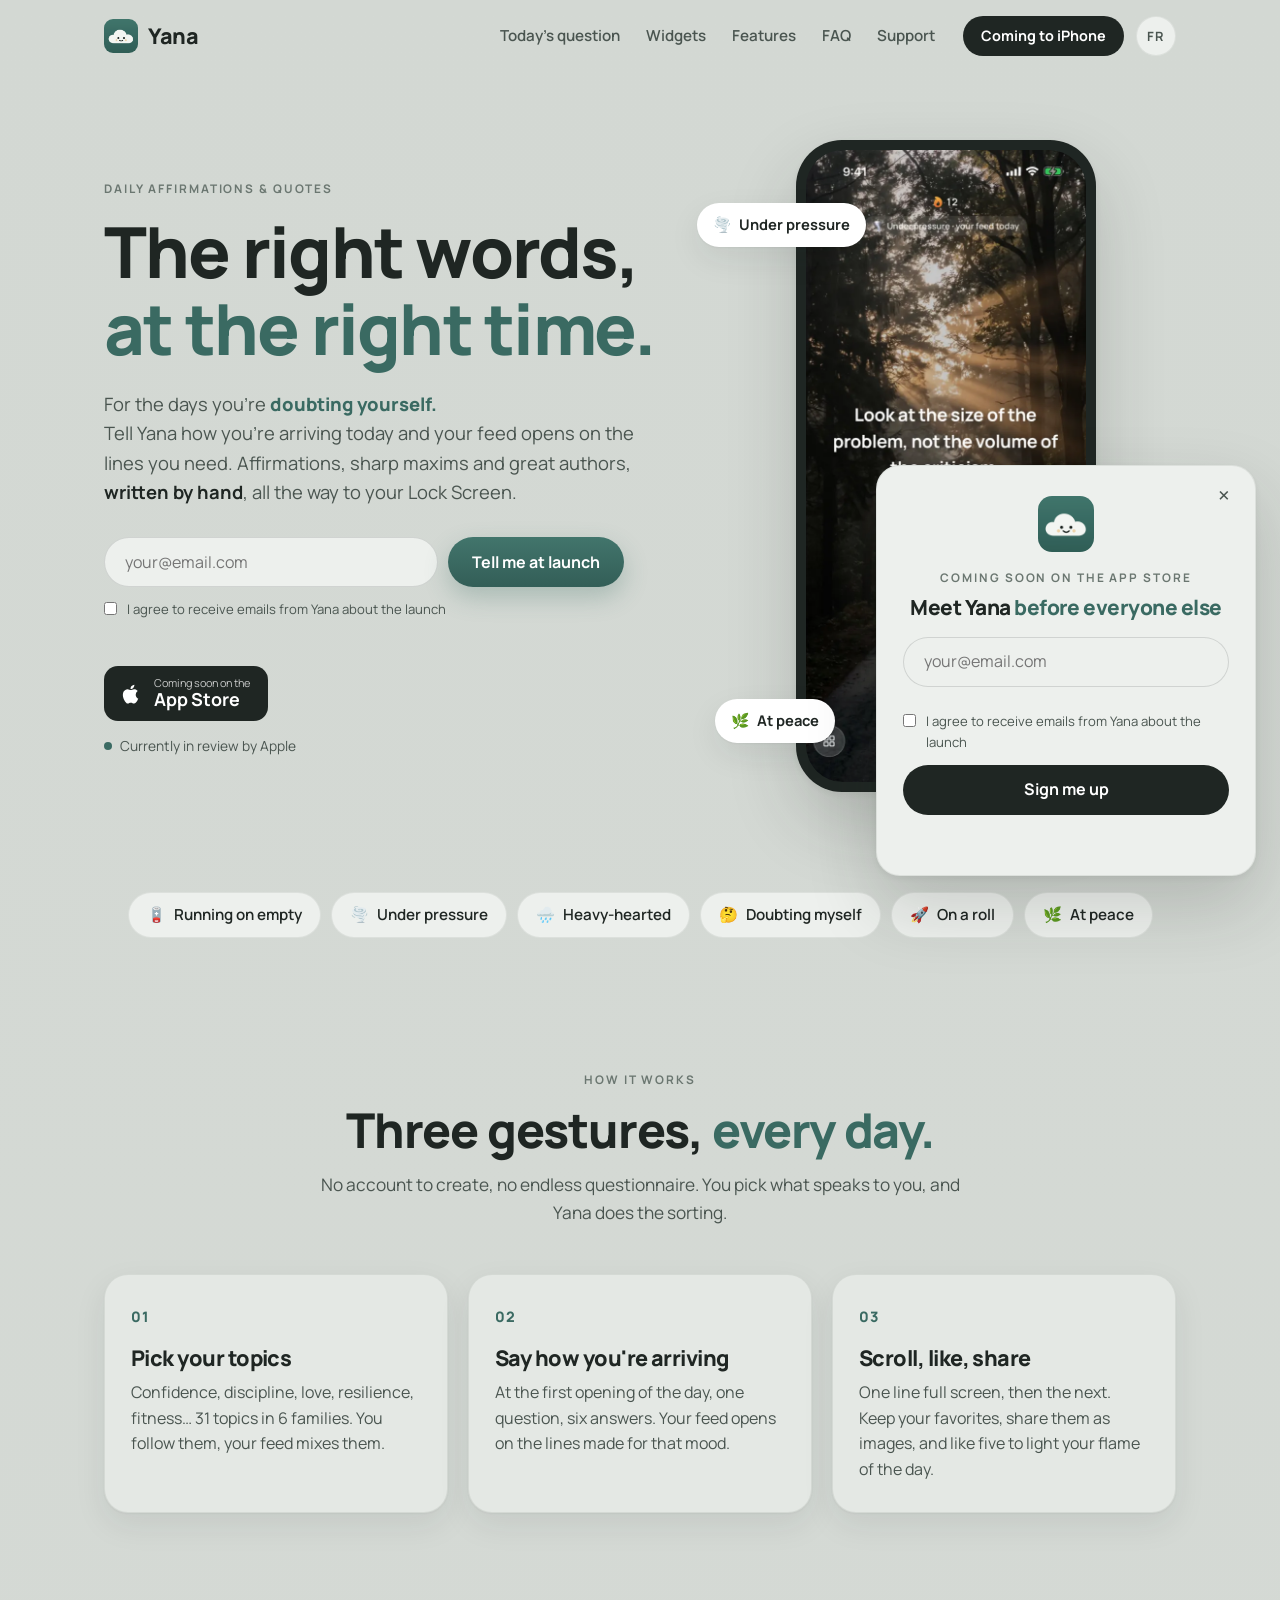
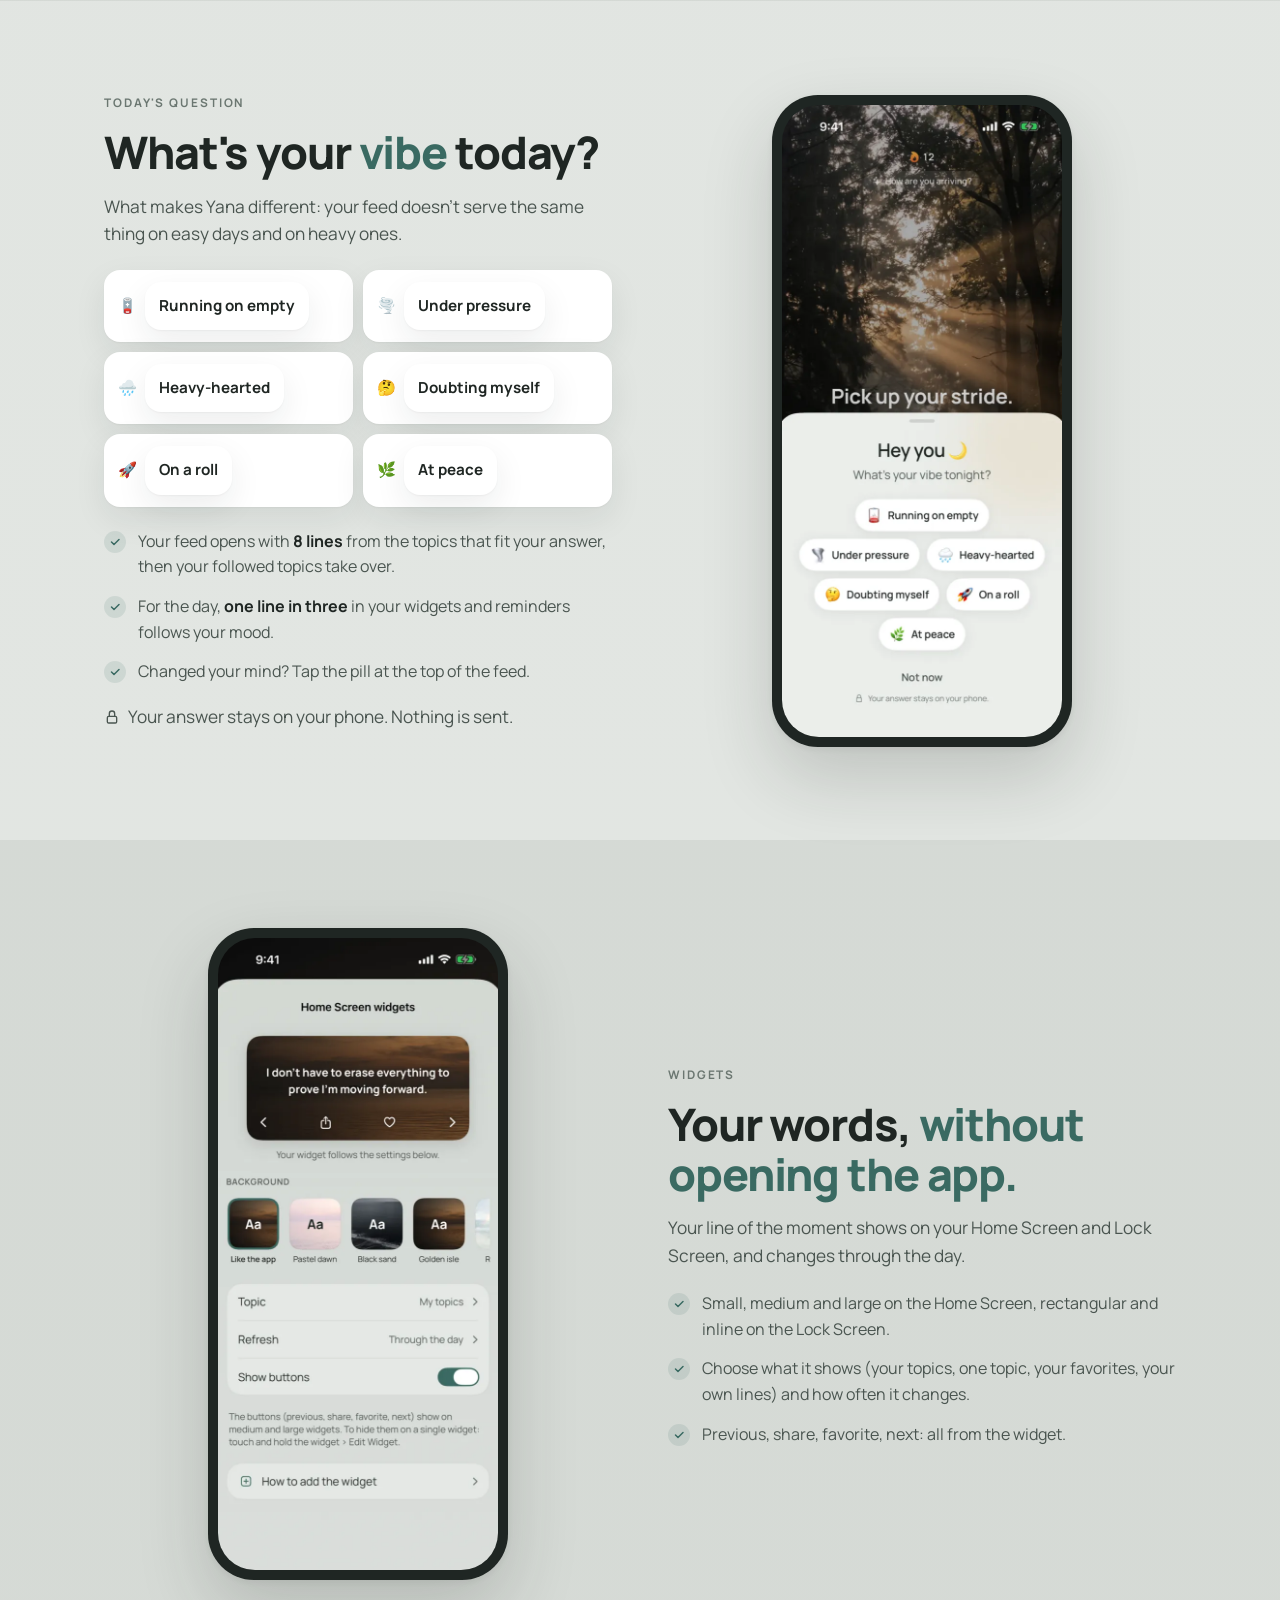
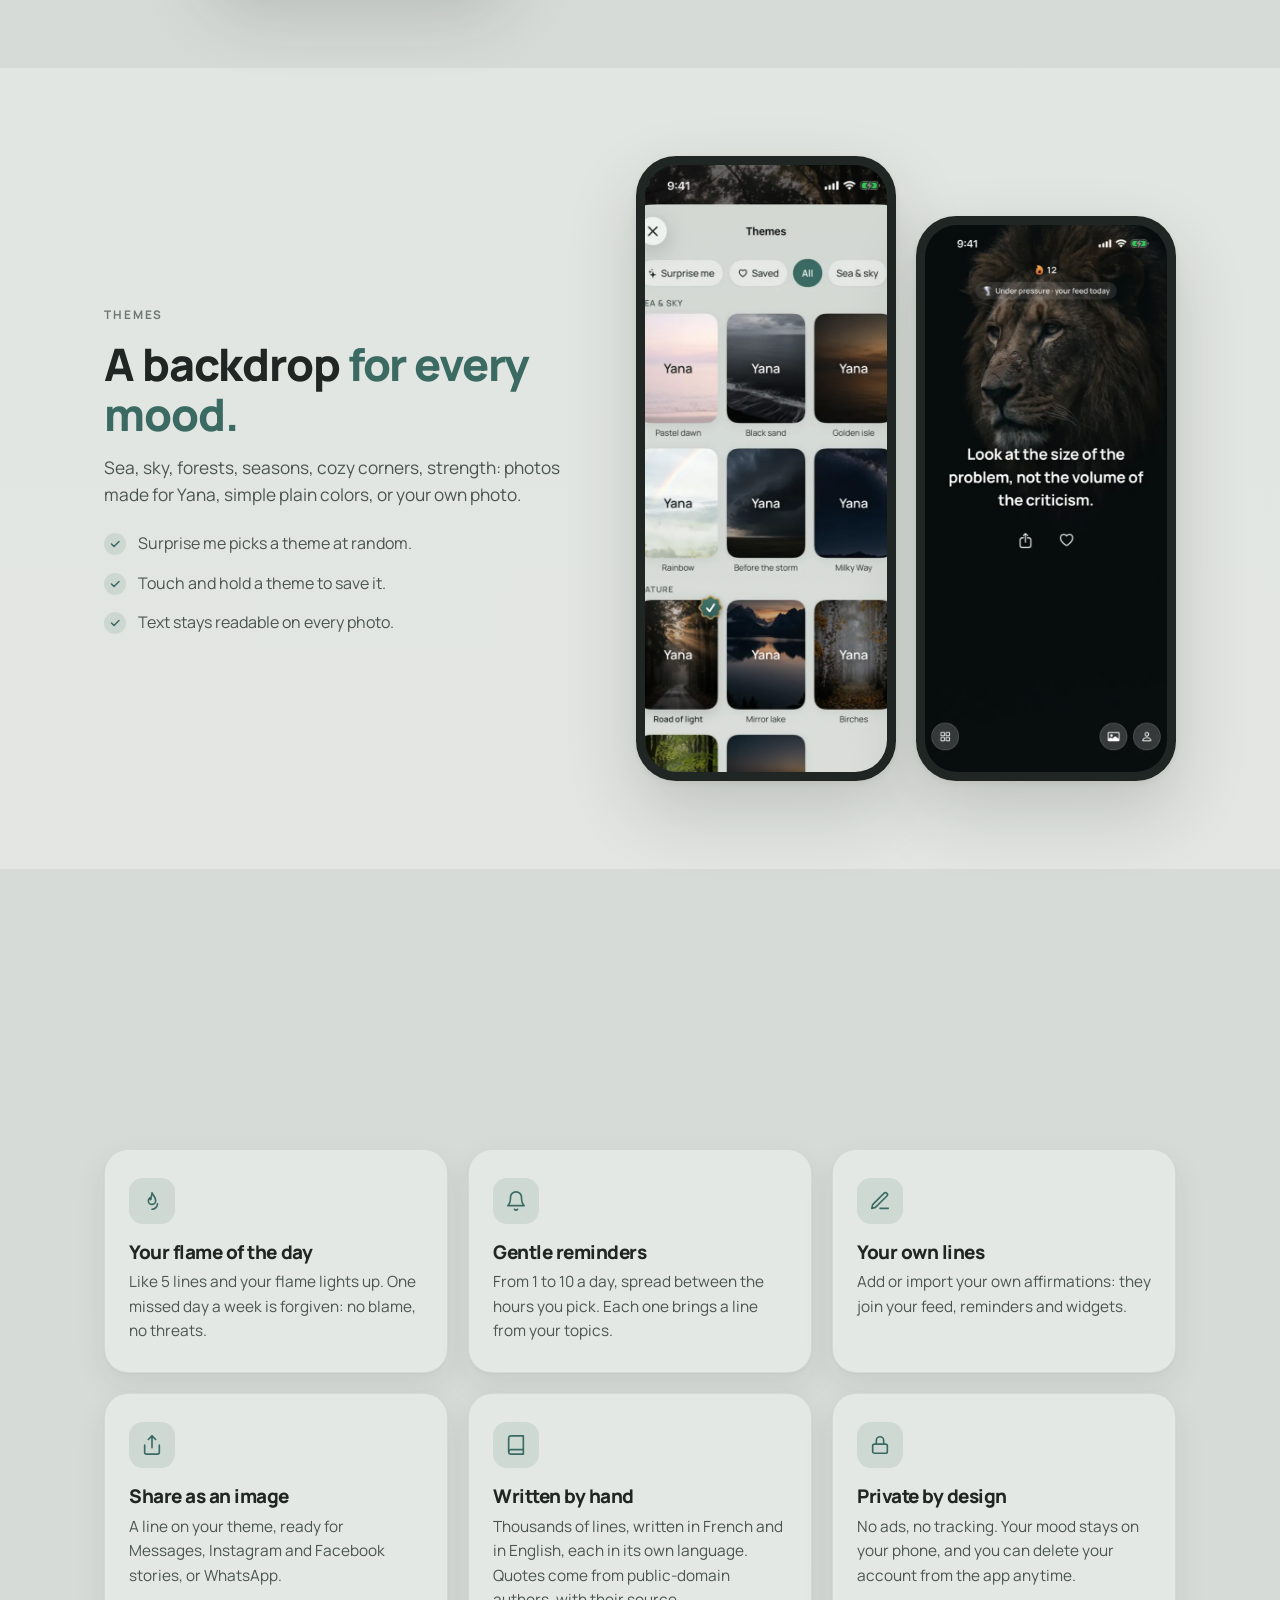
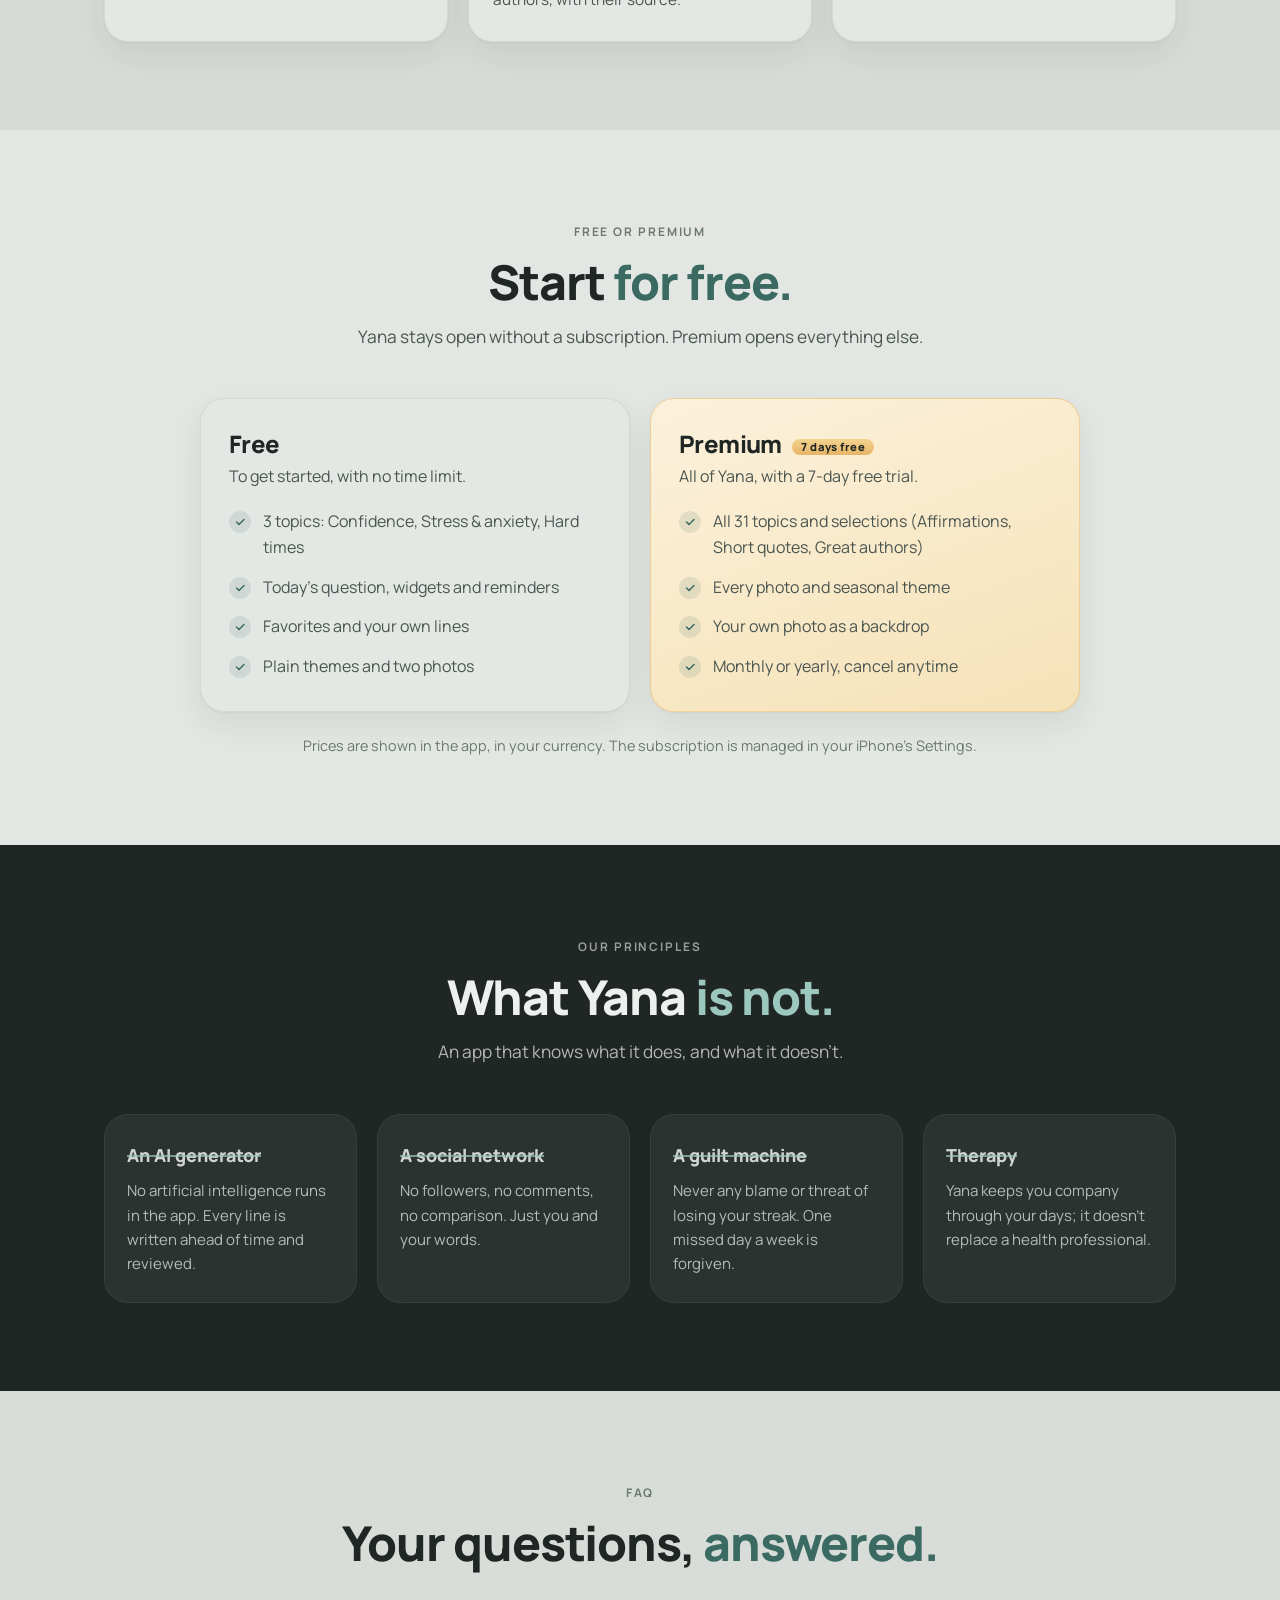
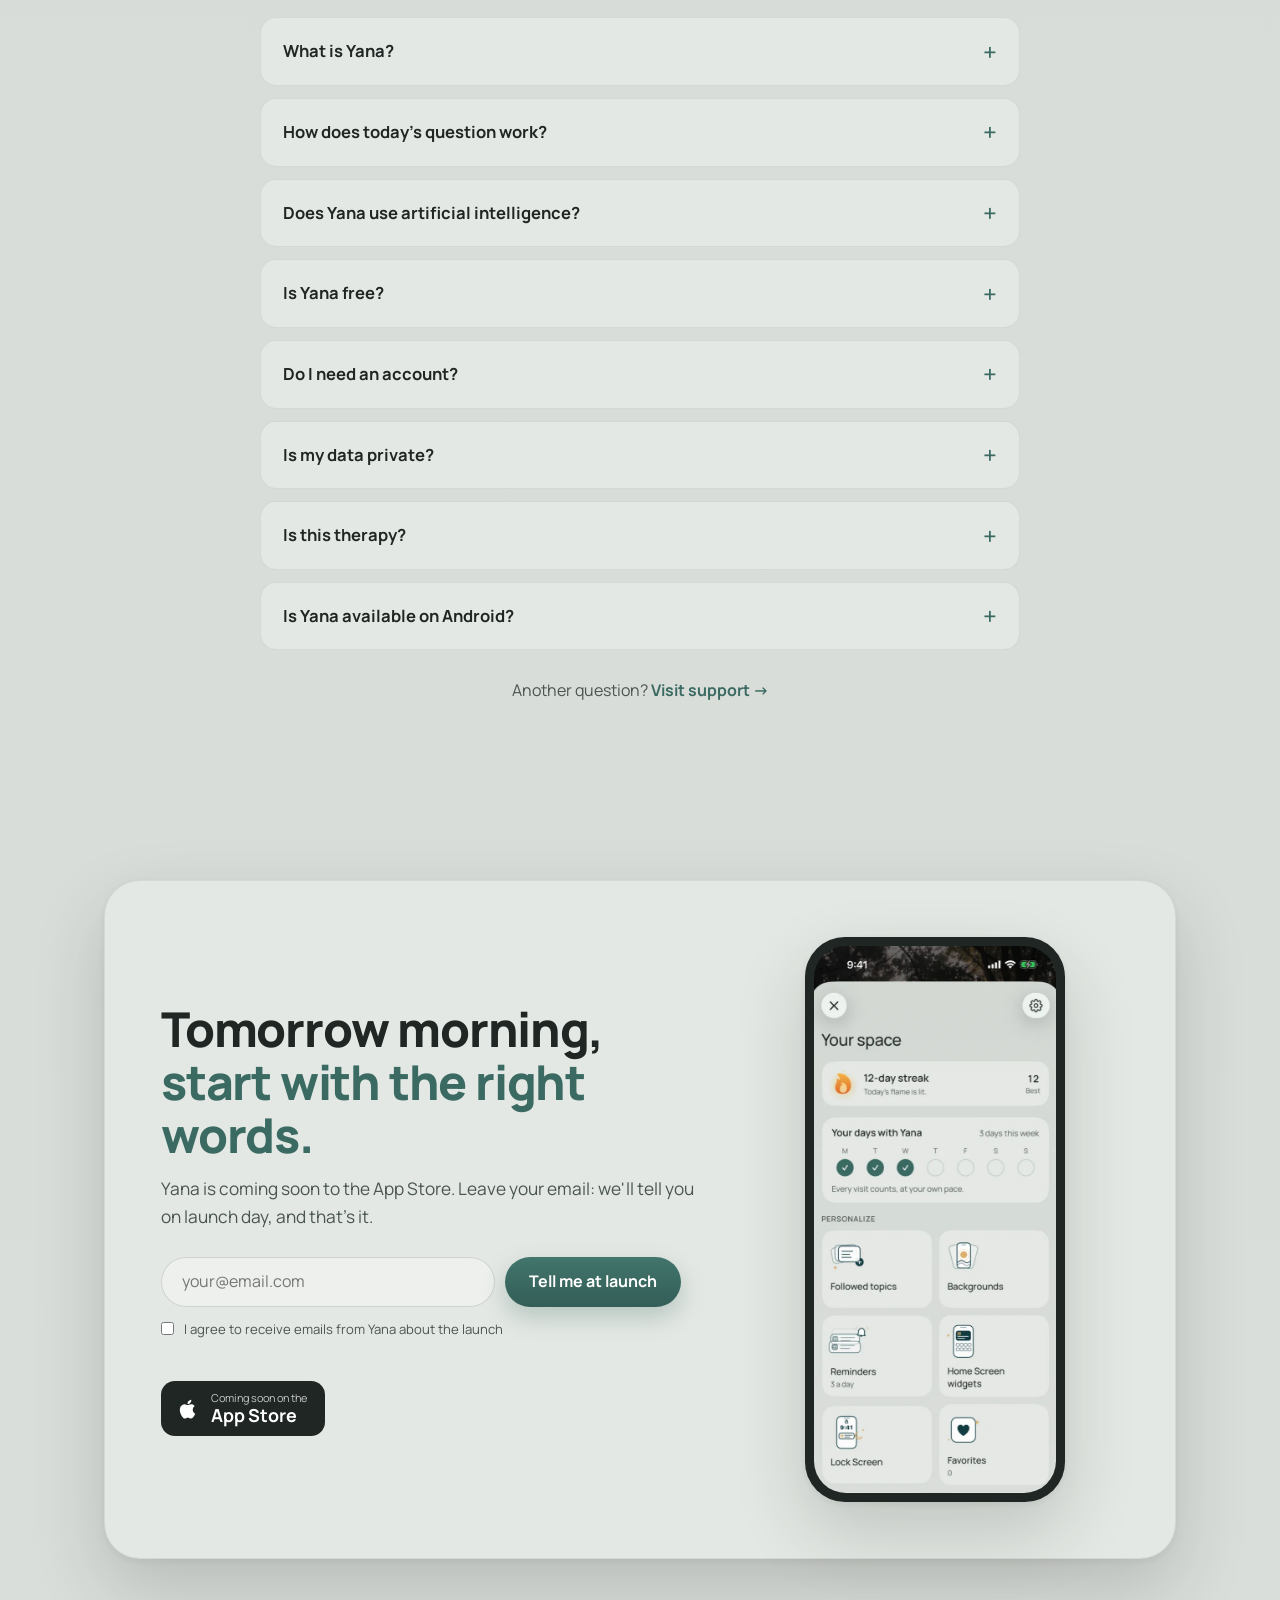
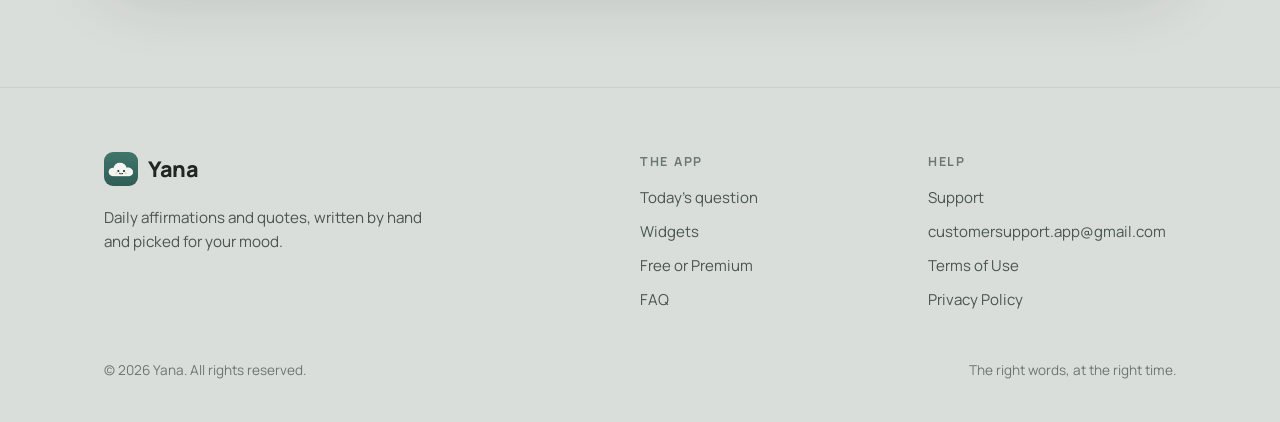
<file: index.html>
<!DOCTYPE html>
<!-- Fichier généré par scripts/build.py depuis src/index.html : ne pas modifier ici. -->
<html lang="en">
<head>
<meta charset="UTF-8">
<meta name="viewport" content="width=device-width, initial-scale=1.0">
<title>Yana — Daily Affirmations &amp; Quotes for Your Mood</title>
<meta name="description" content="Yana is a daily affirmations and quotes app for iPhone. Tell it how you're arriving today and your feed opens on the lines you need. Hand-written, on your Home Screen and Lock Screen.">
<meta name="theme-color" content="#D3D8D3">
<link rel="canonical" href="https://www.heyyana.com/">
<link rel="alternate" hreflang="en" href="https://www.heyyana.com/">
<link rel="alternate" hreflang="fr" href="https://www.heyyana.com/fr">
<link rel="alternate" hreflang="x-default" href="https://www.heyyana.com/">
<meta property="og:type" content="website">
<meta property="og:site_name" content="Yana">
<meta property="og:url" content="https://www.heyyana.com/">
<meta property="og:title" content="Yana — Daily Affirmations &amp; Quotes for Your Mood">
<meta property="og:description" content="Yana is a daily affirmations and quotes app for iPhone. Tell it how you&#x27;re arriving today and your feed opens on the lines you need. Hand-written, on your Home Screen and Lock Screen.">
<meta property="og:image" content="https://www.heyyana.com/assets/og-en.jpg">
<meta property="og:image:width" content="1200">
<meta property="og:image:height" content="630">
<meta property="og:locale" content="en_US">
<meta property="og:locale:alternate" content="fr_FR">
<meta name="twitter:card" content="summary_large_image">
<meta name="twitter:title" content="Yana — Daily Affirmations &amp; Quotes for Your Mood">
<meta name="twitter:description" content="Yana is a daily affirmations and quotes app for iPhone. Tell it how you&#x27;re arriving today and your feed opens on the lines you need. Hand-written, on your Home Screen and Lock Screen.">
<meta name="twitter:image" content="https://www.heyyana.com/assets/og-en.jpg">
<link rel="icon" type="image/png" href="/assets/favicon.png">
<link rel="apple-touch-icon" href="/assets/apple-touch-icon.png">
<link rel="preconnect" href="https://fonts.googleapis.com">
<link rel="preconnect" href="https://fonts.gstatic.com" crossorigin>
<link href="https://fonts.googleapis.com/css2?family=Manrope:wght@400;500;600;700;800&display=swap" rel="stylesheet">
<link rel="stylesheet" href="/styles.css">
</head>
<body class="has-mobile-cta">

<header class="site-header">
  <div class="container header-inner">
    <a href="#top" class="logo" aria-label="Yana"><img src="/assets/icon.png" alt="" width="34" height="34">Yana</a>
    <nav class="nav" aria-label="Main">
      <a href="#mood">Today's question</a>
      <a href="#widgets">Widgets</a>
      <a href="#features">Features</a>
      <a href="#faq">FAQ</a>
      <a href="/support">Support</a>
    </nav>
    <div class="header-actions">
      <a href="#download" class="btn btn-ink btn-sm">Coming to iPhone</a>
      <a id="lang-toggle" class="lang-toggle" href="/fr" hreflang="fr" lang="fr">FR</a>
    </div>
  </div>
</header>

<main id="top">

  <!-- ============ HERO ============ -->
  <section class="hero">
    <div class="container hero-grid">
      <div class="hero-copy">
        <span class="eyebrow">Daily affirmations &amp; quotes</span>
        <h1>The right words, <em>at the right time.</em></h1>
        <p class="hero-sub">
          <span>For the days you're</span>
          <span class="rotator" id="rotator"
                data-words-en="under pressure.|doubting yourself.|heavy-hearted.|on a roll.|at peace."
                data-words-fr="sous pression.|dans le doute.|le cœur lourd.|sur ta lancée.|en paix.">under pressure.</span>
          <br>
          <span>Tell Yana how you're arriving today and your feed opens on the lines you need. Affirmations, sharp maxims and great authors, <strong>written by hand</strong>, all the way to your Lock Screen.</span>
        </p>

        <div class="hero-cta" id="download">
          <div class="waitlist">
            <form class="waitlist-form js-signup-form" novalidate>
              <div class="waitlist-row">
                <label class="visually-hidden" for="waitlist-email-hero">Your email address</label>
                <input type="email" id="waitlist-email-hero" name="email" autocomplete="email" required>
                <button type="submit" class="btn btn-accent">Tell me at launch</button>
              </div>
              <input type="text" name="website" class="signup-trap" tabindex="-1" autocomplete="off" aria-hidden="true">
              <label class="signup-consent">
                <input type="checkbox" name="consent" required>
                <span>I agree to receive emails from Yana about the launch</span>
              </label>
              <p class="signup-msg" role="status" aria-live="polite"></p>
            </form>
            <p class="waitlist-done js-signup-done" hidden>You're on the list! We'll let you know the day Yana lands on the App Store.</p>
          </div>
          <a class="store-badge js-store" aria-disabled="true" role="link">
            <svg viewBox="0 0 24 24" fill="currentColor" aria-hidden="true"><path d="M16.37 12.6c-.02-2.2 1.8-3.26 1.88-3.31-1.03-1.5-2.62-1.7-3.19-1.73-1.36-.14-2.65.8-3.34.8-.69 0-1.75-.78-2.88-.76-1.48.02-2.85.86-3.61 2.19-1.54 2.67-.39 6.63 1.11 8.8.73 1.06 1.6 2.25 2.75 2.2 1.1-.04 1.52-.71 2.85-.71 1.33 0 1.71.71 2.88.69 1.19-.02 1.94-1.08 2.67-2.14.84-1.23 1.19-2.42 1.21-2.48-.03-.01-2.32-.89-2.33-3.55zM14.2 6.13c.61-.74 1.02-1.76.91-2.78-.88.04-1.94.59-2.57 1.32-.56.65-1.06 1.69-.93 2.69.98.08 1.98-.5 2.59-1.23z"/></svg>
            <span>
              <span class="sb-small js-store-small">Coming soon on the</span>
              <span class="sb-big">App Store</span>
            </span>
          </a>
          <p class="cta-note js-store-note"><span class="dot-pulse"></span><span>Currently in review by Apple</span></p>
        </div>
      </div>

      <div class="hero-visual">
        <span class="mood-float m1" aria-hidden="true">🌪️ <span>Under pressure</span></span>
        <span class="mood-float m2" aria-hidden="true">🚀 <span>On a roll</span></span>
        <span class="mood-float m3" aria-hidden="true">🌿 <span>At peace</span></span>
        <div class="phone">
          <img src="/assets/shots/en-feed.webp" width="600" height="1304" alt="The Yana feed: an affirmation on a forest photo, under the “Under pressure” mood">
        </div>
      </div>
    </div>
  </section>

  <!-- ============ MOODS ============ -->
  <div class="moods" aria-label="Moods">
    <div class="container moods-inner">
      <span class="mood-pill">🪫 <span>Running on empty</span></span>
      <span class="mood-pill">🌪️ <span>Under pressure</span></span>
      <span class="mood-pill">🌧️ <span>Heavy-hearted</span></span>
      <span class="mood-pill">🤔 <span>Doubting myself</span></span>
      <span class="mood-pill">🚀 <span>On a roll</span></span>
      <span class="mood-pill">🌿 <span>At peace</span></span>
    </div>
  </div>

  <!-- ============ COMMENT ÇA MARCHE ============ -->
  <section id="how">
    <div class="container">
      <div class="section-head reveal">
        <span class="eyebrow">How it works</span>
        <h2>Three gestures, <em>every day.</em></h2>
        <p>No account to create, no endless questionnaire. You pick what speaks to you, and Yana does the sorting.</p>
      </div>
      <div class="steps">
        <article class="card step reveal">
          <div class="step-num">01</div>
          <h3>Pick your topics</h3>
          <p>Confidence, discipline, love, resilience, fitness… 31 topics in 6 families. You follow them, your feed mixes them.</p>
        </article>
        <article class="card step reveal">
          <div class="step-num">02</div>
          <h3>Say how you're arriving</h3>
          <p>At the first opening of the day, one question, six answers. Your feed opens on the lines made for that mood.</p>
        </article>
        <article class="card step reveal">
          <div class="step-num">03</div>
          <h3>Scroll, like, share</h3>
          <p>One line full screen, then the next. Keep your favorites, share them as images, and like five to light your flame of the day.</p>
        </article>
      </div>
    </div>
  </section>

  <!-- ============ LA QUESTION DU JOUR ============ -->
  <section id="mood" class="band">
    <div class="container split">
      <div class="split-copy reveal">
        <span class="eyebrow">Today's question</span>
        <h2>What's your <em>vibe</em> today?</h2>
        <p>What makes Yana different: your feed doesn't serve the same thing on easy days and on heavy ones.</p>
        <div class="mood-grid">
          <span>🪫 <span>Running on empty</span></span>
          <span>🌪️ <span>Under pressure</span></span>
          <span>🌧️ <span>Heavy-hearted</span></span>
          <span>🤔 <span>Doubting myself</span></span>
          <span>🚀 <span>On a roll</span></span>
          <span>🌿 <span>At peace</span></span>
        </div>
        <ul class="bullets">
          <li><span>Your feed opens with <b>8 lines</b> from the topics that fit your answer, then your followed topics take over.</span></li>
          <li><span>For the day, <b>one line in three</b> in your widgets and reminders follows your mood.</span></li>
          <li><span>Changed your mind? Tap the pill at the top of the feed.</span></li>
        </ul>
        <p class="note"><svg viewBox="0 0 24 24" fill="none" stroke="currentColor" stroke-width="2" stroke-linecap="round" stroke-linejoin="round"><rect x="5" y="11" width="14" height="10" rx="2"/><path d="M8 11V7a4 4 0 0 1 8 0v4"/></svg><span>Your answer stays on your phone. Nothing is sent.</span></p>
      </div>
      <div class="split-visual reveal">
        <div class="phone"><img src="/assets/shots/en-mood.webp" width="600" height="1304" loading="lazy" alt="The daily question in Yana, with six mood bubbles"></div>
      </div>
    </div>
  </section>

  <!-- ============ WIDGETS ============ -->
  <section id="widgets">
    <div class="container split reverse">
      <div class="split-copy reveal">
        <span class="eyebrow">Widgets</span>
        <h2>Your words, <em>without opening the app.</em></h2>
        <p>Your line of the moment shows on your Home Screen and Lock Screen, and changes through the day.</p>
        <ul class="bullets">
          <li><span>Small, medium and large on the Home Screen, rectangular and inline on the Lock Screen.</span></li>
          <li><span>Choose what it shows (your topics, one topic, your favorites, your own lines) and how often it changes.</span></li>
          <li><span>Previous, share, favorite, next: all from the widget.</span></li>
        </ul>
      </div>
      <div class="split-visual reveal">
        <div class="phone"><img src="/assets/shots/en-widget.webp" width="600" height="1304" loading="lazy" alt="Home Screen widget settings in Yana"></div>
      </div>
    </div>
  </section>

  <!-- ============ THÈMES ============ -->
  <section id="themes" class="band">
    <div class="container split">
      <div class="split-copy reveal">
        <span class="eyebrow">Themes</span>
        <h2>A backdrop <em>for every mood.</em></h2>
        <p>Sea, sky, forests, seasons, cozy corners, strength: photos made for Yana, simple plain colors, or your own photo.</p>
        <ul class="bullets">
          <li><span>Surprise me picks a theme at random.</span></li>
          <li><span>Touch and hold a theme to save it.</span></li>
          <li><span>Text stays readable on every photo.</span></li>
        </ul>
      </div>
      <div class="split-visual reveal">
        <div class="phone sm"><img src="/assets/shots/en-themes.webp" width="600" height="1304" loading="lazy" alt="Yana's theme gallery"></div>
        <div class="phone sm"><img src="/assets/shots/en-lion.webp" width="600" height="1304" loading="lazy" alt="A line on the Lion theme"></div>
      </div>
    </div>
  </section>

  <!-- ============ FONCTIONNALITÉS ============ -->
  <section id="features">
    <div class="container">
      <div class="section-head reveal">
        <span class="eyebrow">Made for you</span>
        <h2>Everything you need, <em>nothing more.</em></h2>
      </div>
      <div class="features-grid">
        <article class="card feature reveal">
          <div class="feature-icon"><svg viewBox="0 0 24 24" fill="none" stroke="currentColor" stroke-width="1.8" stroke-linecap="round" stroke-linejoin="round"><path d="M12 3c1 3 4 4.5 4 8.5A4 4 0 0 1 8 12c0-1.5.5-2.5 1.5-3.5C9.5 11 11 11 11 9c0-2 1-4 1-6z"/><path d="M12 21a6 6 0 0 0 6-6"/></svg></div>
          <h3>Your flame of the day</h3>
          <p>Like 5 lines and your flame lights up. One missed day a week is forgiven: no blame, no threats.</p>
        </article>
        <article class="card feature reveal">
          <div class="feature-icon"><svg viewBox="0 0 24 24" fill="none" stroke="currentColor" stroke-width="1.8" stroke-linecap="round" stroke-linejoin="round"><path d="M18 8a6 6 0 0 0-12 0c0 7-3 9-3 9h18s-3-2-3-9"/><path d="M13.7 21a2 2 0 0 1-3.4 0"/></svg></div>
          <h3>Gentle reminders</h3>
          <p>From 1 to 10 a day, spread between the hours you pick. Each one brings a line from your topics.</p>
        </article>
        <article class="card feature reveal">
          <div class="feature-icon"><svg viewBox="0 0 24 24" fill="none" stroke="currentColor" stroke-width="1.8" stroke-linecap="round" stroke-linejoin="round"><path d="M12 20h9"/><path d="M16.5 3.5a2.1 2.1 0 0 1 3 3L7 19l-4 1 1-4z"/></svg></div>
          <h3>Your own lines</h3>
          <p>Add or import your own affirmations: they join your feed, reminders and widgets.</p>
        </article>
        <article class="card feature reveal">
          <div class="feature-icon"><svg viewBox="0 0 24 24" fill="none" stroke="currentColor" stroke-width="1.8" stroke-linecap="round" stroke-linejoin="round"><path d="M4 12v8a2 2 0 0 0 2 2h12a2 2 0 0 0 2-2v-8"/><path d="M16 6l-4-4-4 4"/><path d="M12 2v13"/></svg></div>
          <h3>Share as an image</h3>
          <p>A line on your theme, ready for Messages, Instagram and Facebook stories, or WhatsApp.</p>
        </article>
        <article class="card feature reveal">
          <div class="feature-icon"><svg viewBox="0 0 24 24" fill="none" stroke="currentColor" stroke-width="1.8" stroke-linecap="round" stroke-linejoin="round"><path d="M4 19.5A2.5 2.5 0 0 1 6.5 17H20"/><path d="M6.5 2H20v20H6.5A2.5 2.5 0 0 1 4 19.5v-15A2.5 2.5 0 0 1 6.5 2z"/></svg></div>
          <h3>Written by hand</h3>
          <p>Thousands of lines, written in French and in English, each in its own language. Quotes come from public-domain authors, with their source.</p>
        </article>
        <article class="card feature reveal">
          <div class="feature-icon"><svg viewBox="0 0 24 24" fill="none" stroke="currentColor" stroke-width="1.8" stroke-linecap="round" stroke-linejoin="round"><rect x="4" y="11" width="16" height="10" rx="2"/><path d="M8 11V7a4 4 0 0 1 8 0v4"/></svg></div>
          <h3>Private by design</h3>
          <p>No ads, no tracking. Your mood stays on your phone, and you can delete your account from the app anytime.</p>
        </article>
      </div>
    </div>
  </section>

  <!-- ============ OFFRE ============ -->
  <section id="pricing" class="band">
    <div class="container">
      <div class="section-head reveal">
        <span class="eyebrow">Free or Premium</span>
        <h2>Start <em>for free.</em></h2>
        <p>Yana stays open without a subscription. Premium opens everything else.</p>
      </div>
      <div class="plans">
        <article class="card plan reveal">
          <h3>Free</h3>
          <p class="plan-sub">To get started, with no time limit.</p>
          <ul class="bullets">
            <li><span>3 topics: Confidence, Stress &amp; anxiety, Hard times</span></li>
            <li><span>Today's question, widgets and reminders</span></li>
            <li><span>Favorites and your own lines</span></li>
            <li><span>Plain themes and two photos</span></li>
          </ul>
        </article>
        <article class="card plan premium reveal">
          <h3>Premium <span class="premium-badge">7 days free</span></h3>
          <p class="plan-sub">All of Yana, with a 7-day free trial.</p>
          <ul class="bullets">
            <li><span>All 31 topics and selections (Affirmations, Short quotes, Great authors)</span></li>
            <li><span>Every photo and seasonal theme</span></li>
            <li><span>Your own photo as a backdrop</span></li>
            <li><span>Monthly or yearly, cancel anytime</span></li>
          </ul>
        </article>
      </div>
      <p class="plans-note reveal">Prices are shown in the app, in your currency. The subscription is managed in your iPhone's Settings.</p>
    </div>
  </section>

  <!-- ============ CE QUE YANA N'EST PAS ============ -->
  <section class="principles">
    <div class="container">
      <div class="section-head reveal">
        <span class="eyebrow">Our principles</span>
        <h2>What Yana <em>is not.</em></h2>
        <p>An app that knows what it does, and what it doesn't.</p>
      </div>
      <div class="not-grid">
        <div class="not-item reveal"><div class="x">An AI generator</div><p>No artificial intelligence runs in the app. Every line is written ahead of time and reviewed.</p></div>
        <div class="not-item reveal"><div class="x">A social network</div><p>No followers, no comments, no comparison. Just you and your words.</p></div>
        <div class="not-item reveal"><div class="x">A guilt machine</div><p>Never any blame or threat of losing your streak. One missed day a week is forgiven.</p></div>
        <div class="not-item reveal"><div class="x">Therapy</div><p>Yana keeps you company through your days; it doesn't replace a health professional.</p></div>
      </div>
    </div>
  </section>

  <!-- ============ FAQ ============ -->
  <section id="faq">
    <div class="container">
      <div class="section-head reveal">
        <span class="eyebrow">FAQ</span>
        <h2>Your questions, <em>answered.</em></h2>
      </div>
      <div class="faq-list">
        <details class="faq-item reveal">
          <summary>What is Yana?</summary>
          <div class="answer"><p>An iPhone app for daily affirmations and quotes. You follow topics, scroll lines full screen, and find them in your widgets and reminders. Each day, a question about your mood opens your feed on the lines you need.</p></div>
        </details>
        <details class="faq-item reveal">
          <summary>How does today's question work?</summary>
          <div class="answer"><p>At the first opening of the day, Yana asks how you're arriving, with six answers. Your feed starts with 8 lines from the matching topics, and one line in three in your widgets and reminders follows your mood until evening. You can skip the question, or change your answer from the pill at the top of the feed.</p></div>
        </details>
        <details class="faq-item reveal">
          <summary>Does Yana use artificial intelligence?</summary>
          <div class="answer"><p>No. No AI runs in the app and no text is generated for you: the catalog is written ahead of time, in French and English, and reviewed before it's published. Yana only sorts: your topics, your mood, the time of day, what you've already seen.</p></div>
        </details>
        <details class="faq-item reveal">
          <summary>Is Yana free?</summary>
          <div class="answer"><p>Yes, with 3 topics, today's question, widgets, reminders, your favorites, your own lines and plain themes. Yana Premium opens all 31 topics and every theme, with a 7-day free trial on both the monthly and yearly plans.</p></div>
        </details>
        <details class="faq-item reveal">
          <summary>Do I need an account?</summary>
          <div class="answer"><p>No. Yana works right away, with no sign-up. If you want to find your favorites on another iPhone, you can link your account to Apple or Google in the settings.</p></div>
        </details>
        <details class="faq-item reveal">
          <summary>Is my data private?</summary>
          <div class="answer"><p>Yes. No ads, no tracking, nothing is sold. Your answer to today's question never leaves your phone. You can delete your account and data from <span class="kbd">Profile → Settings → Delete my account</span>. Details in the <a href="https://stephanenkengue.github.io/Yana-legal/privacy-en.html">privacy policy</a>.</p></div>
        </details>
        <details class="faq-item reveal">
          <summary>Is this therapy?</summary>
          <div class="answer"><p>No. Yana is an everyday well-being app, not a medical or psychological service. If you're going through a hard time, please talk to a health professional.</p></div>
        </details>
        <details class="faq-item reveal">
          <summary>Is Yana available on Android?</summary>
          <div class="answer"><p>Not yet. Yana is coming to iPhone first (iOS 17 or later).</p></div>
        </details>
      </div>
      <p class="faq-more">Another question? <a href="/support">Visit support →</a></p>
    </div>
  </section>

  <!-- ============ CTA FINAL ============ -->
  <section class="final-cta">
    <div class="container">
      <div class="final-card reveal">
        <div>
          <h2>Tomorrow morning, <em>start with the right words.</em></h2>
          <p>Yana is coming soon to the App Store. Leave your email: we'll tell you on launch day, and that's it.</p>
          <div class="waitlist">
            <form class="waitlist-form js-signup-form" novalidate>
              <div class="waitlist-row">
                <label class="visually-hidden" for="waitlist-email-end">Your email address</label>
                <input type="email" id="waitlist-email-end" name="email" autocomplete="email" required>
                <button type="submit" class="btn btn-accent">Tell me at launch</button>
              </div>
              <input type="text" name="website" class="signup-trap" tabindex="-1" autocomplete="off" aria-hidden="true">
              <label class="signup-consent">
                <input type="checkbox" name="consent" required>
                <span>I agree to receive emails from Yana about the launch</span>
              </label>
              <p class="signup-msg" role="status" aria-live="polite"></p>
            </form>
            <p class="waitlist-done js-signup-done" hidden>You're on the list! We'll let you know the day Yana lands on the App Store.</p>
          </div>
          <a class="store-badge js-store" aria-disabled="true" role="link">
            <svg viewBox="0 0 24 24" fill="currentColor" aria-hidden="true"><path d="M16.37 12.6c-.02-2.2 1.8-3.26 1.88-3.31-1.03-1.5-2.62-1.7-3.19-1.73-1.36-.14-2.65.8-3.34.8-.69 0-1.75-.78-2.88-.76-1.48.02-2.85.86-3.61 2.19-1.54 2.67-.39 6.63 1.11 8.8.73 1.06 1.6 2.25 2.75 2.2 1.1-.04 1.52-.71 2.85-.71 1.33 0 1.71.71 2.88.69 1.19-.02 1.94-1.08 2.67-2.14.84-1.23 1.19-2.42 1.21-2.48-.03-.01-2.32-.89-2.33-3.55zM14.2 6.13c.61-.74 1.02-1.76.91-2.78-.88.04-1.94.59-2.57 1.32-.56.65-1.06 1.69-.93 2.69.98.08 1.98-.5 2.59-1.23z"/></svg>
            <span>
              <span class="sb-small js-store-small">Coming soon on the</span>
              <span class="sb-big">App Store</span>
            </span>
          </a>
        </div>
        <div class="final-visual">
          <div class="phone sm"><img src="/assets/shots/en-streak.webp" width="600" height="1304" loading="lazy" alt="Yana profile with a 12-day streak"></div>
        </div>
      </div>
    </div>
  </section>

</main>

<dialog class="signup" id="signup" aria-labelledby="signup-title">
  <button type="button" class="signup-close js-signup-close" aria-label="Close">&times;</button>
  <img src="/assets/icon.png" alt="" width="56" height="56">
  <span class="eyebrow">Coming soon on the App Store</span>
  <h2 id="signup-title">Meet Yana <em>before everyone else</em></h2>
  <form class="signup-form js-signup-form" novalidate>
    <label class="visually-hidden" for="signup-email">Your email address</label>
    <input type="email" id="signup-email" name="email" autocomplete="email" required>
    <input type="text" name="website" class="signup-trap" tabindex="-1" autocomplete="off" aria-hidden="true">
    <label class="signup-consent">
      <input type="checkbox" name="consent" required>
      <span>I agree to receive emails from Yana about the launch</span>
    </label>
    <button type="submit" class="btn btn-ink">Sign me up</button>
    <p class="signup-msg" role="status" aria-live="polite"></p>
  </form>
  <div class="signup-done js-signup-done" hidden>
    <p>You're in! A welcome email is waiting in your inbox.</p>
    <button type="button" class="btn btn-ghost js-signup-close">Close</button>
  </div>
</dialog>

<div class="mobile-cta" id="mobile-cta" aria-hidden="true">
  <img src="/assets/icon.png" alt="">
  <span class="txt"><b>Yana</b><small class="js-store-note-short">Coming soon on the App Store</small></span>
  <a class="btn btn-ink btn-sm js-store-btn" href="#download">Notify me</a>
</div>

<footer class="site-footer">
  <div class="container">
    <div class="footer-grid">
      <div class="footer-brand">
        <a href="#top" class="logo"><img src="/assets/icon.png" alt="" width="34" height="34">Yana</a>
        <p>Daily affirmations and quotes, written by hand and picked for your mood.</p>
      </div>
      <div class="footer-col">
        <h4>The app</h4>
        <a href="#mood">Today's question</a>
        <a href="#widgets">Widgets</a>
        <a href="#pricing">Free or Premium</a>
        <a href="#faq">FAQ</a>
      </div>
      <div class="footer-col">
        <h4>Help</h4>
        <a href="/support">Support</a>
        <a href="mailto:customersupport.app@gmail.com">customersupport.app@gmail.com</a>
        <a href="https://stephanenkengue.github.io/Yana-legal/terms-en.html">Terms of Use</a>
        <a href="https://stephanenkengue.github.io/Yana-legal/privacy-en.html">Privacy Policy</a>
      </div>
    </div>
    <div class="footer-bottom">
      <span>&copy; 2026 Yana. <span>All rights reserved.</span></span>
      <span>The right words, at the right time.</span>
    </div>
  </div>
</footer>

<script type="application/ld+json">
{
 "@context": "https://schema.org",
 "@graph": [
  {
   "@type": "WebSite",
   "@id": "https://www.heyyana.com/#website",
   "name": "Yana",
   "url": "https://www.heyyana.com/",
   "inLanguage": [
    "en",
    "fr"
   ]
  },
  {
   "@type": "MobileApplication",
   "@id": "https://www.heyyana.com/#app",
   "name": "Yana",
   "operatingSystem": "iOS 17.0+",
   "applicationCategory": "LifestyleApplication",
   "description": "Yana is a daily affirmations and quotes app for iPhone. A daily mood question opens your feed on the lines you need; hand-written affirmations, maxims and quotes, in widgets on your Home Screen and Lock Screen.",
   "inLanguage": [
    "en",
    "fr"
   ],
   "image": "https://www.heyyana.com/assets/icon.png",
   "url": "https://www.heyyana.com/"
  },
  {
   "@type": "FAQPage",
   "@id": "https://www.heyyana.com/#faq",
   "inLanguage": "en",
   "mainEntity": [
    {
     "@type": "Question",
     "name": "What is Yana?",
     "acceptedAnswer": {
      "@type": "Answer",
      "text": "An iPhone app for daily affirmations and quotes. You follow topics, scroll lines full screen, and find them in your widgets and reminders. Each day, a question about your mood opens your feed on the lines you need."
     }
    },
    {
     "@type": "Question",
     "name": "How does today's question work?",
     "acceptedAnswer": {
      "@type": "Answer",
      "text": "At the first opening of the day, Yana asks how you're arriving, with six answers. Your feed starts with 8 lines from the matching topics, and one line in three in your widgets and reminders follows your mood until evening. You can skip the question, or change your answer from the pill at the top of the feed."
     }
    },
    {
     "@type": "Question",
     "name": "Does Yana use artificial intelligence?",
     "acceptedAnswer": {
      "@type": "Answer",
      "text": "No. No AI runs in the app and no text is generated for you: the catalog is written ahead of time, in French and English, and reviewed before it's published. Yana only sorts: your topics, your mood, the time of day, what you've already seen."
     }
    },
    {
     "@type": "Question",
     "name": "Is Yana free?",
     "acceptedAnswer": {
      "@type": "Answer",
      "text": "Yes, with 3 topics, today's question, widgets, reminders, your favorites, your own lines and plain themes. Yana Premium opens all 31 topics and every theme, with a 7-day free trial on both the monthly and yearly plans."
     }
    },
    {
     "@type": "Question",
     "name": "Do I need an account?",
     "acceptedAnswer": {
      "@type": "Answer",
      "text": "No. Yana works right away, with no sign-up. If you want to find your favorites on another iPhone, you can link your account to Apple or Google in the settings."
     }
    },
    {
     "@type": "Question",
     "name": "Is my data private?",
     "acceptedAnswer": {
      "@type": "Answer",
      "text": "Yes. No ads, no tracking, nothing is sold. Your answer to today's question never leaves your phone. You can delete your account and data from Profile → Settings → Delete my account . Details in the privacy policy ."
     }
    },
    {
     "@type": "Question",
     "name": "Is this therapy?",
     "acceptedAnswer": {
      "@type": "Answer",
      "text": "No. Yana is an everyday well-being app, not a medical or psychological service. If you're going through a hard time, please talk to a health professional."
     }
    },
    {
     "@type": "Question",
     "name": "Is Yana available on Android?",
     "acceptedAnswer": {
      "@type": "Answer",
      "text": "Not yet. Yana is coming to iPhone first (iOS 17 or later)."
     }
    }
   ]
  }
 ]
}
</script>
<script src="/script.js"></script>
</body>
</html>
</file>
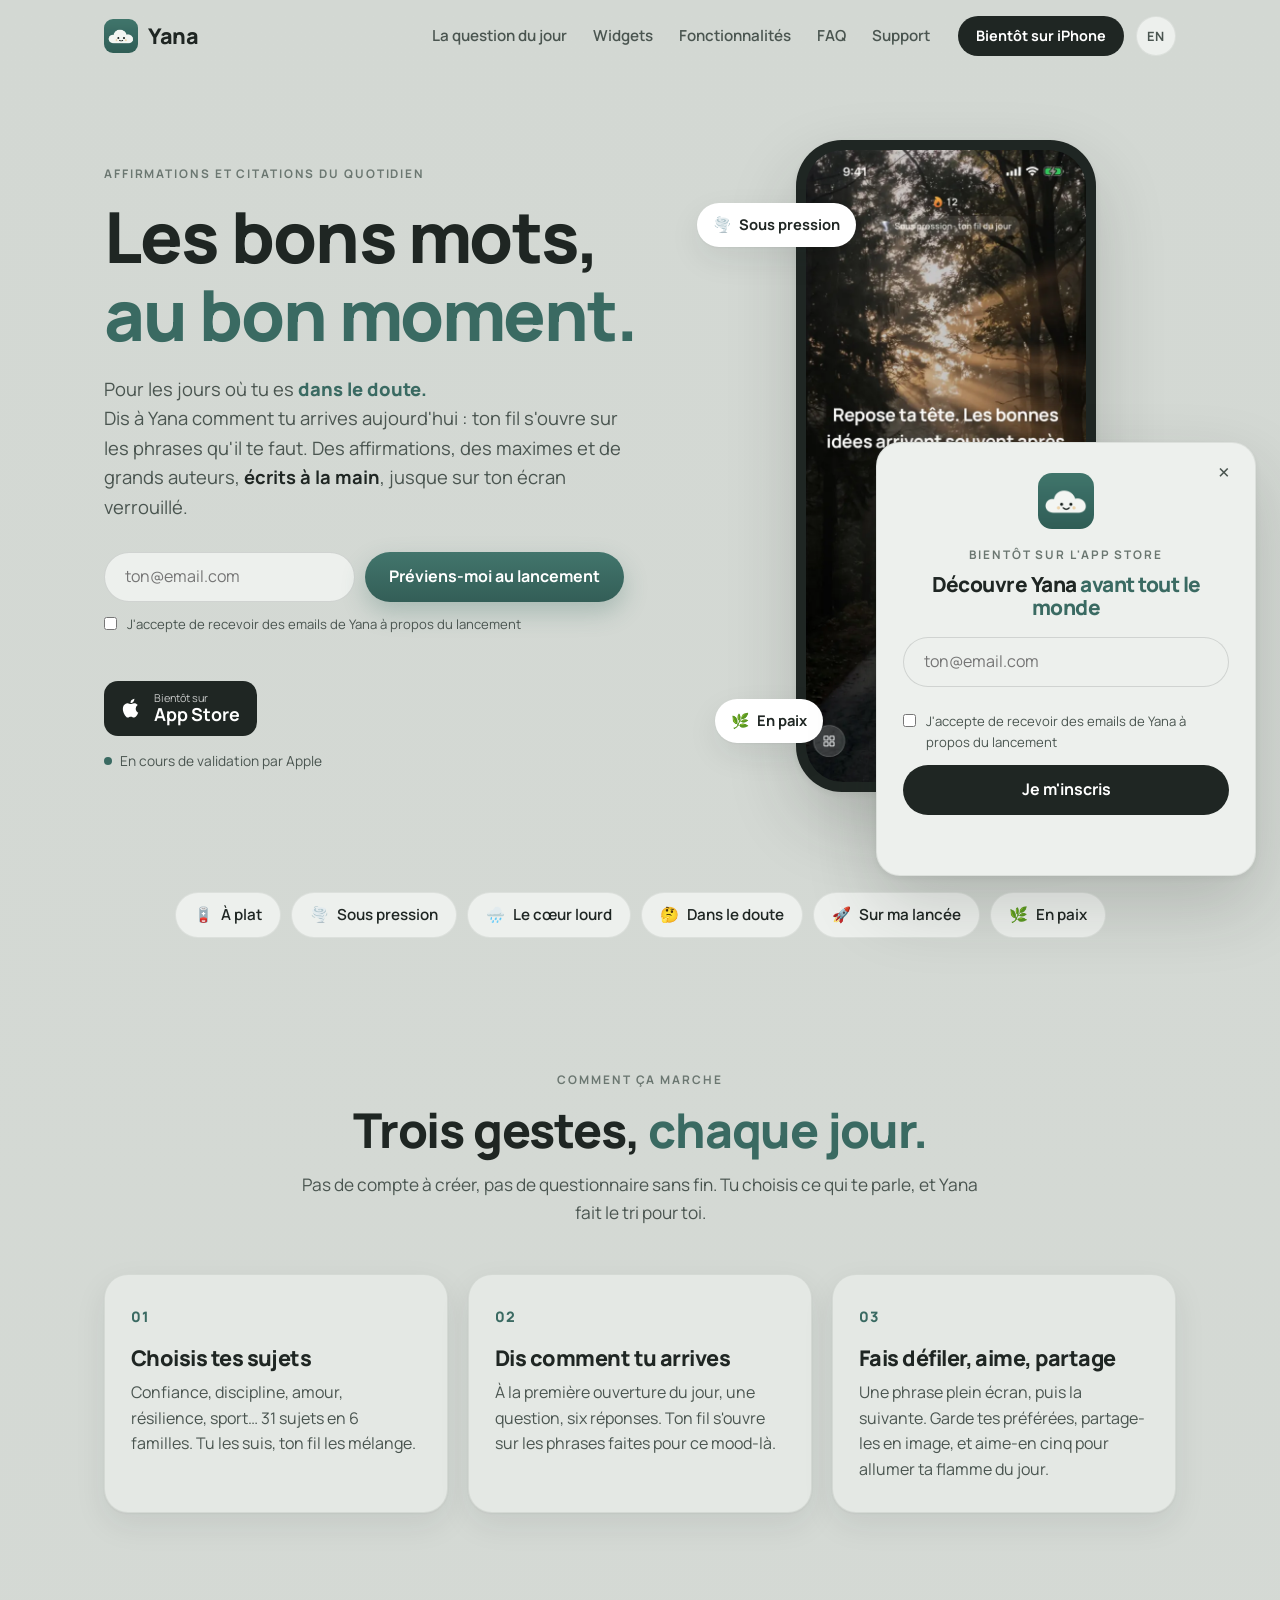
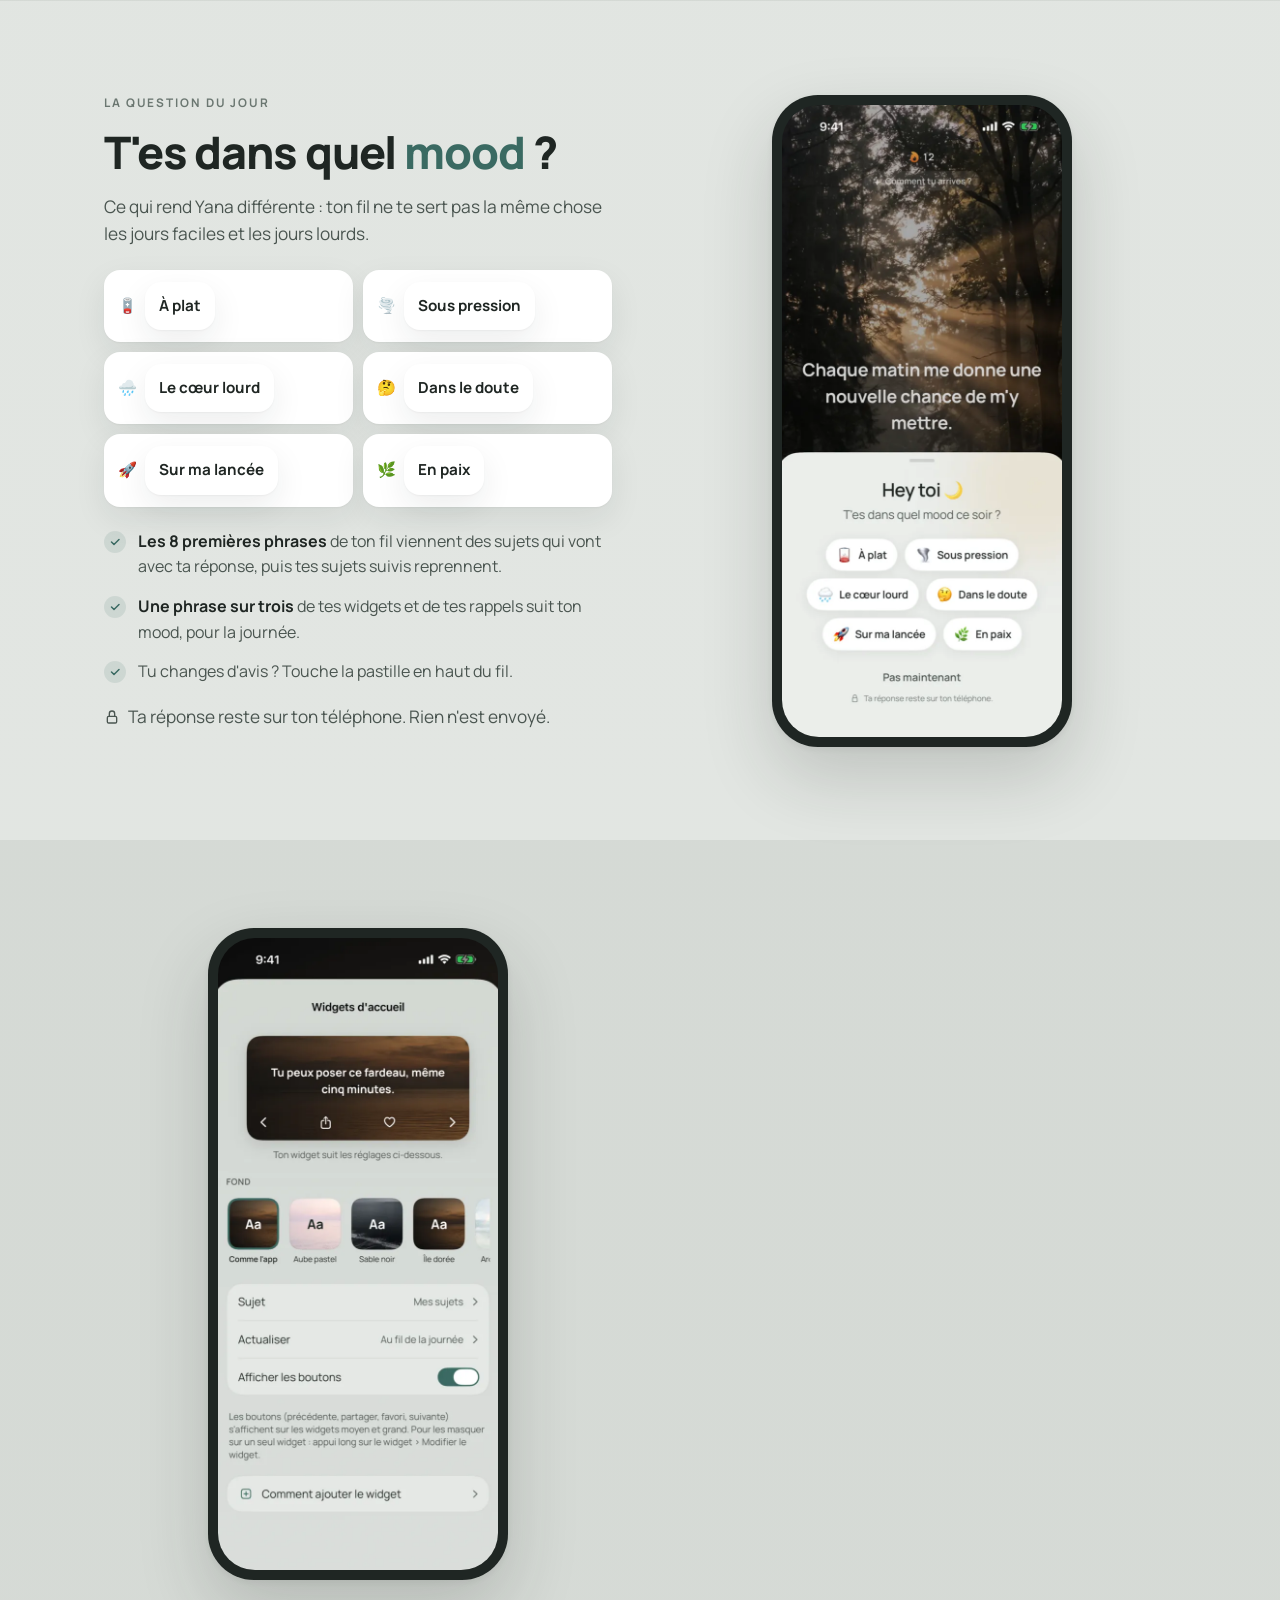
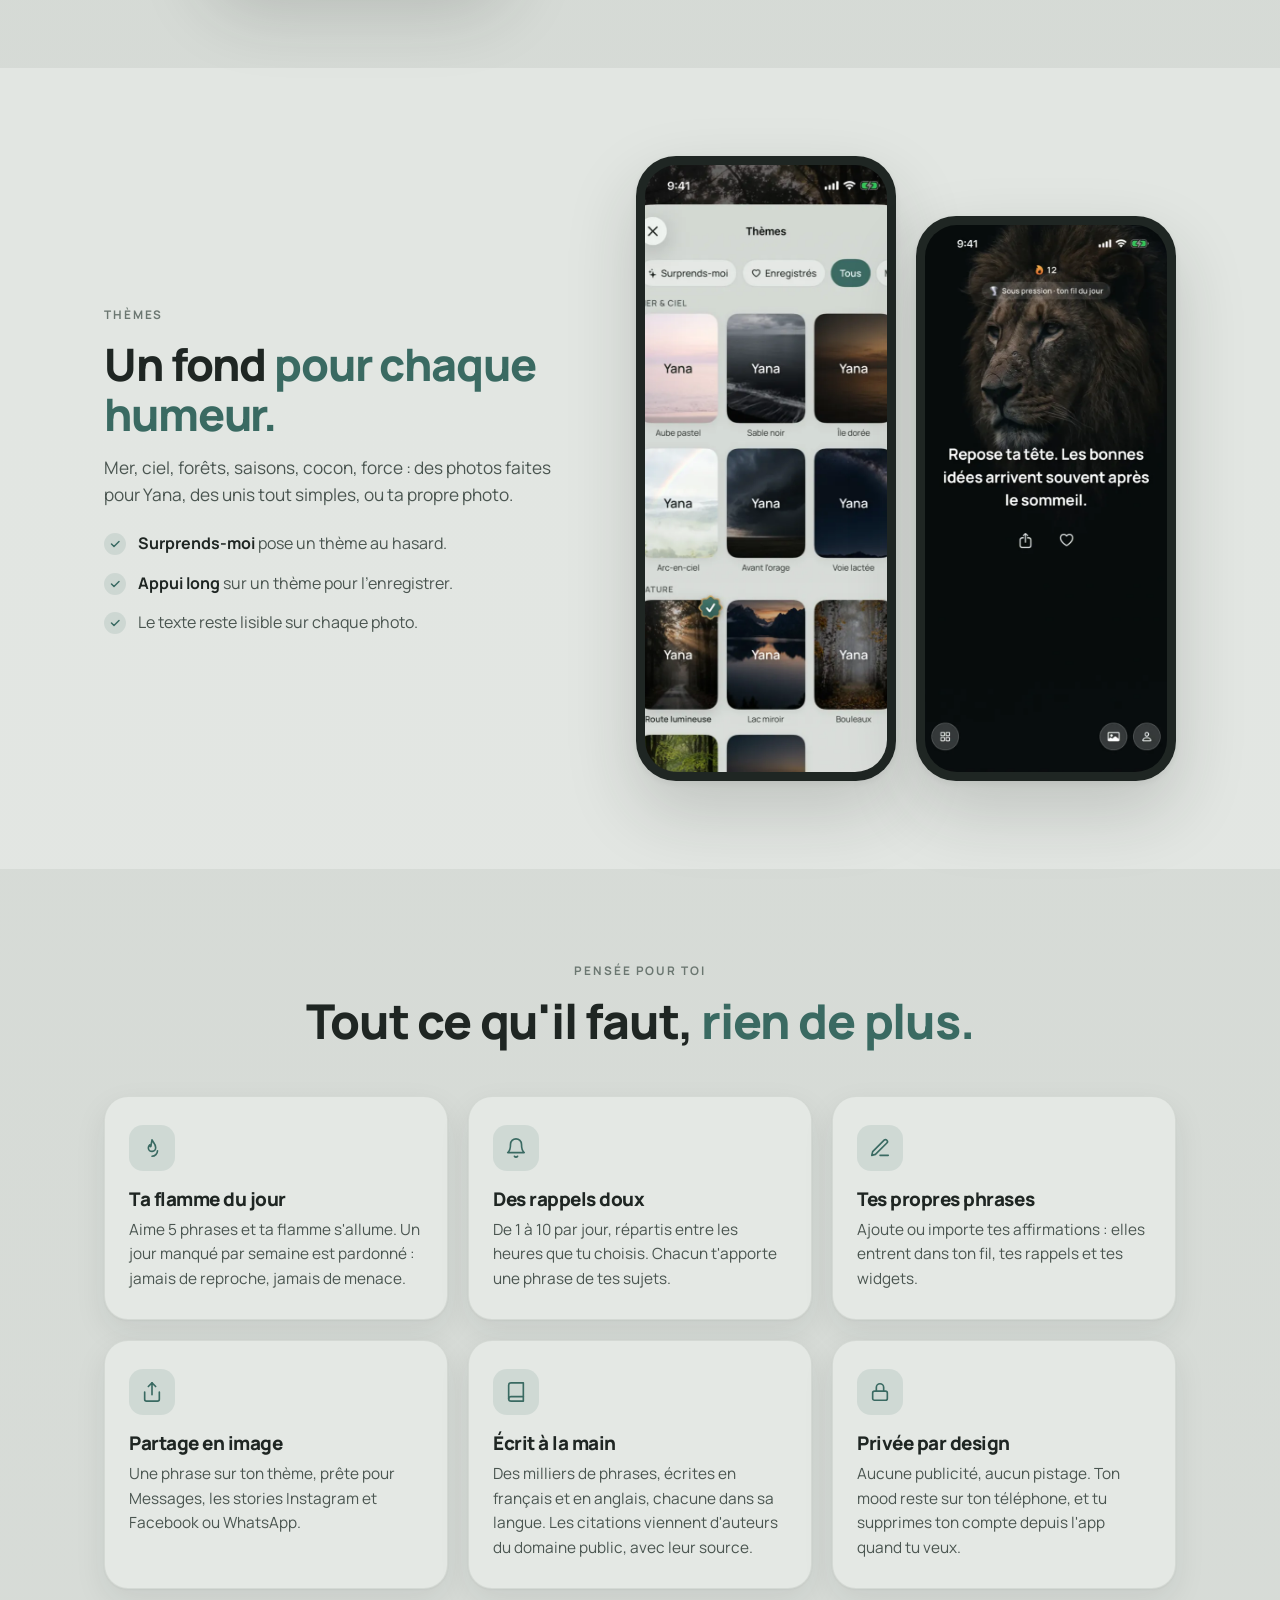
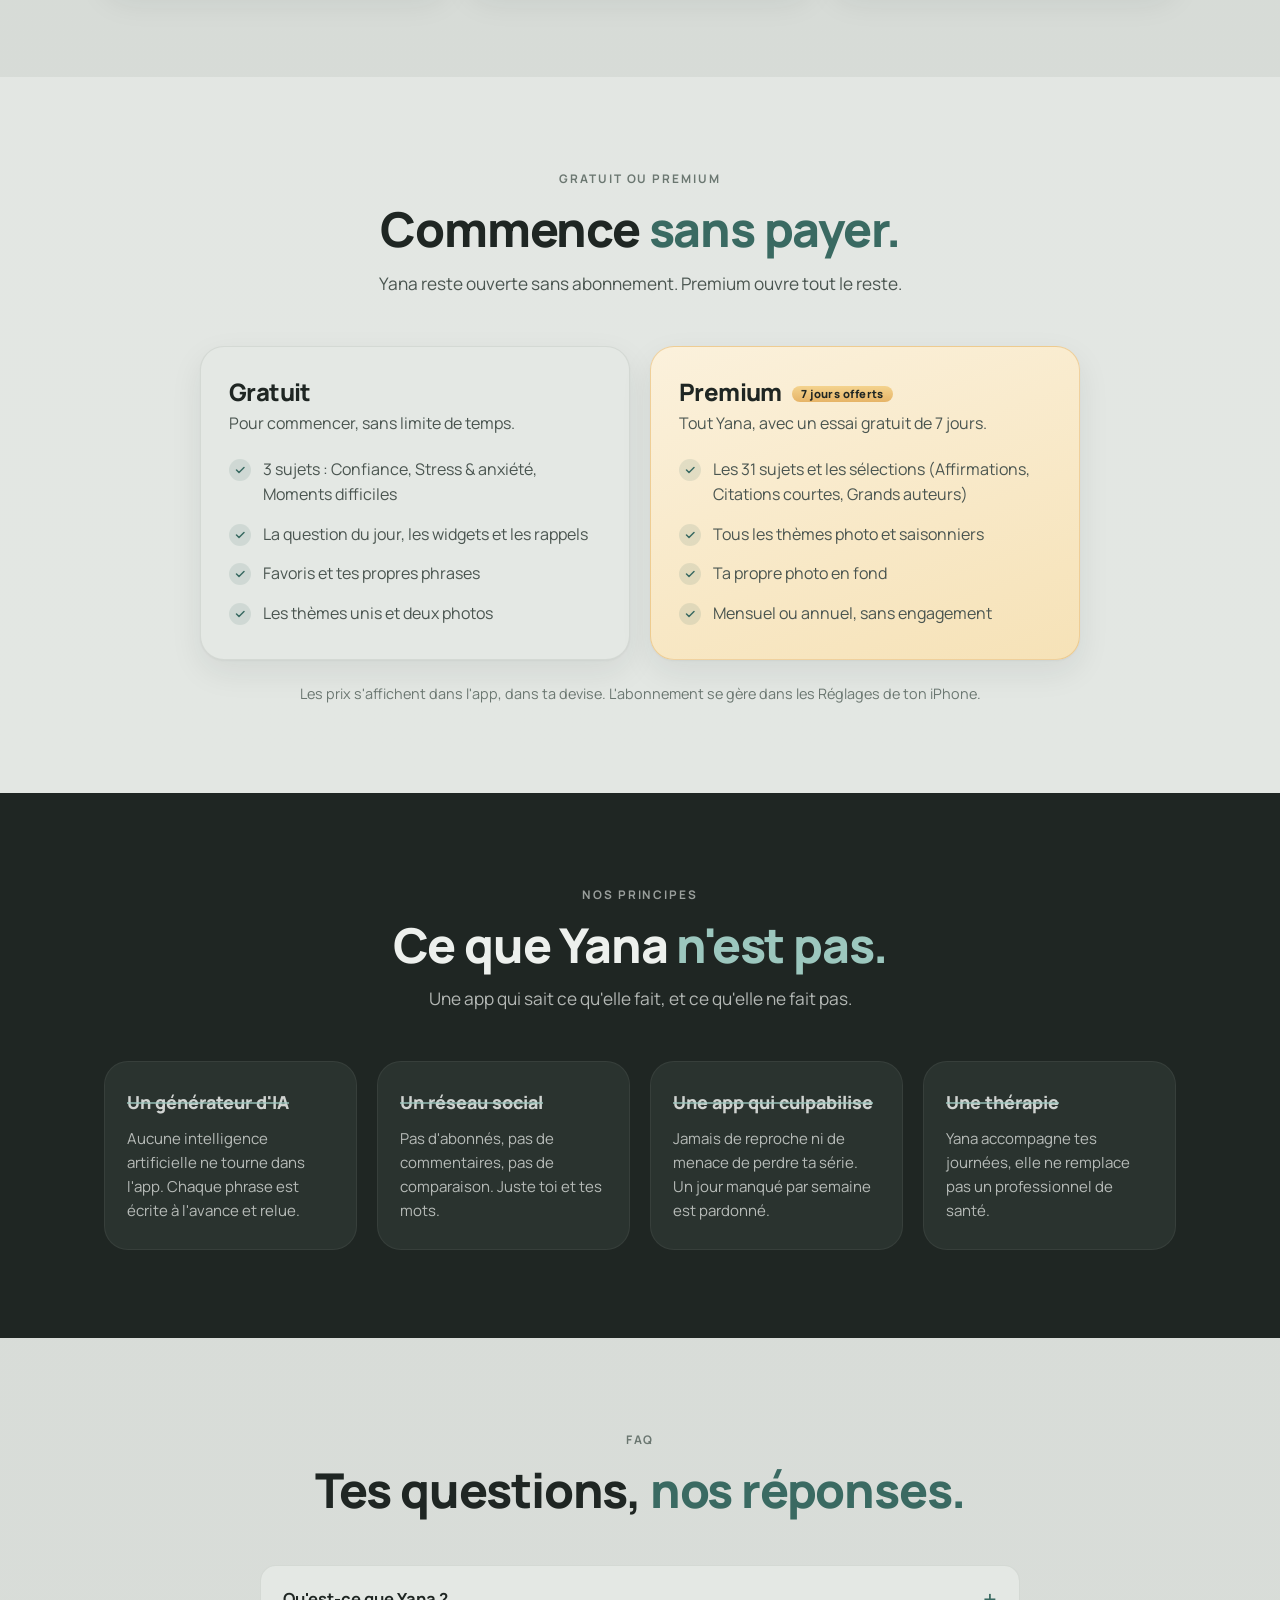
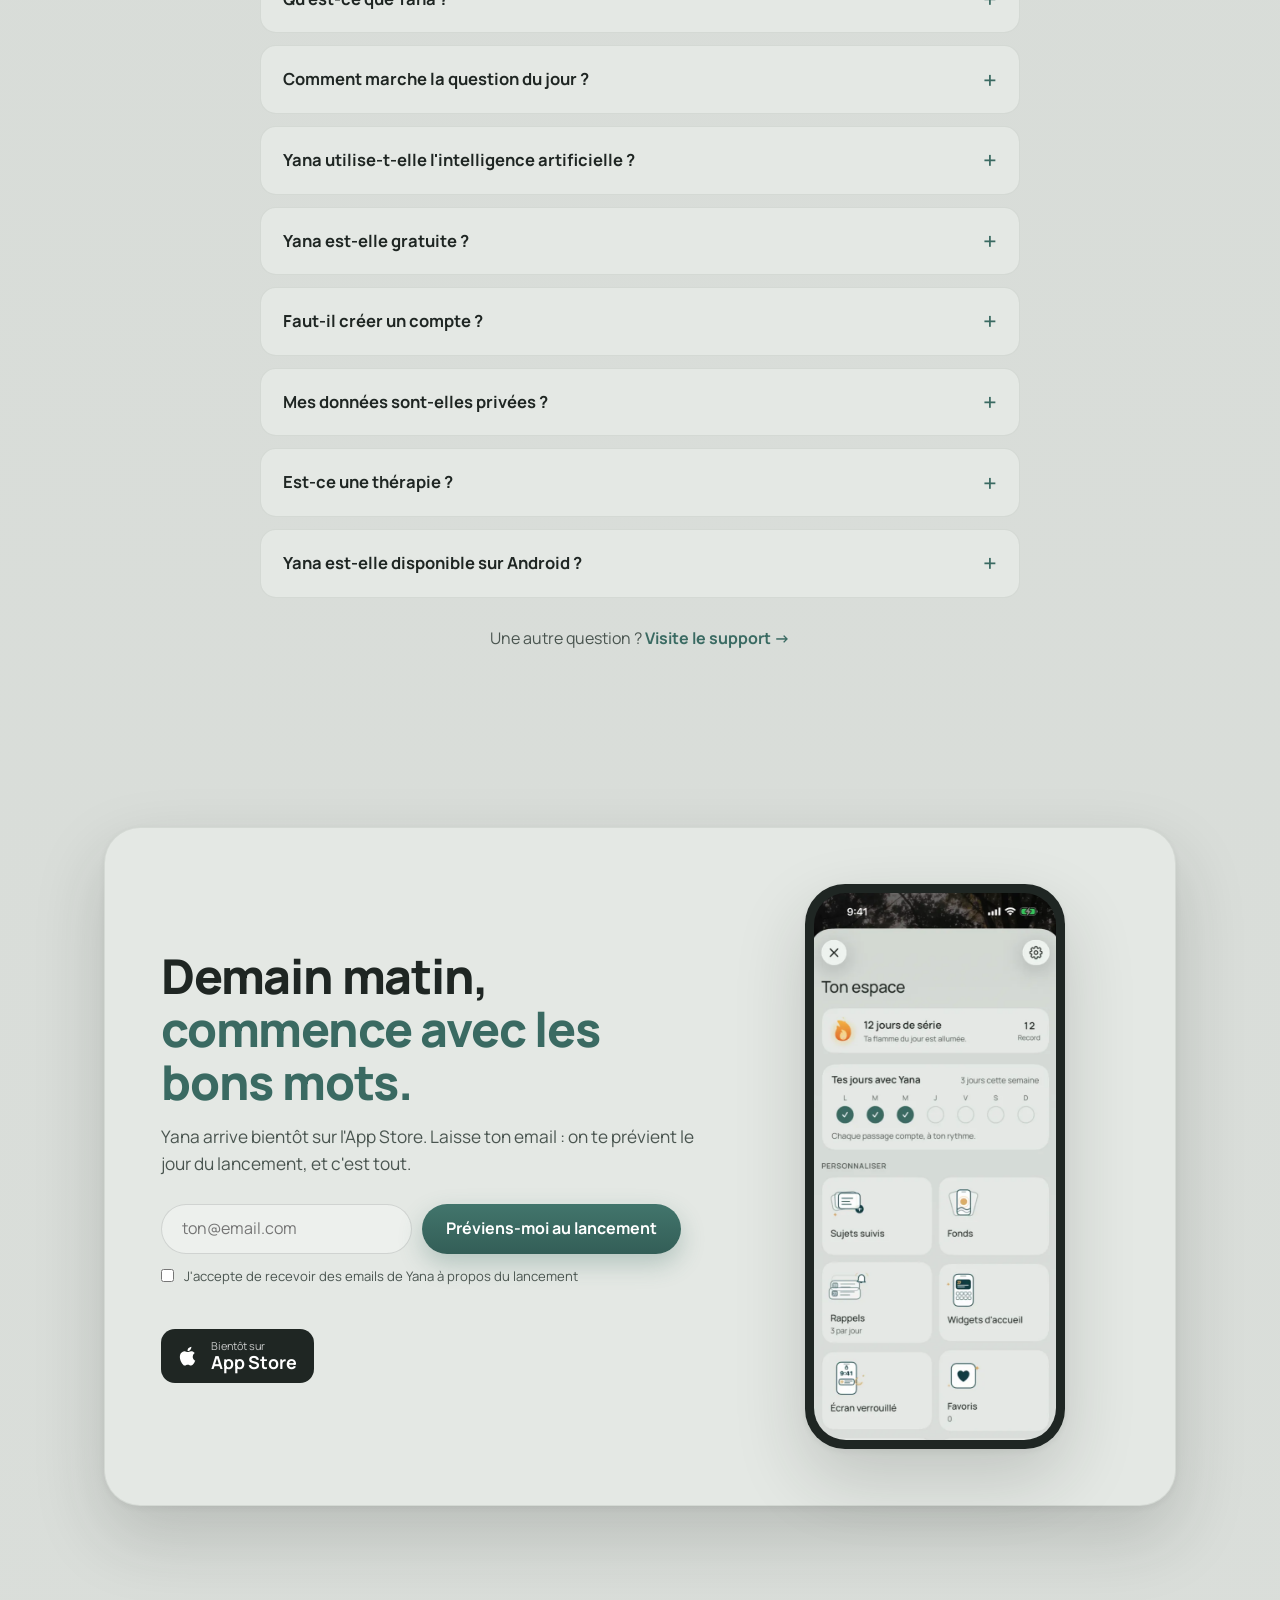
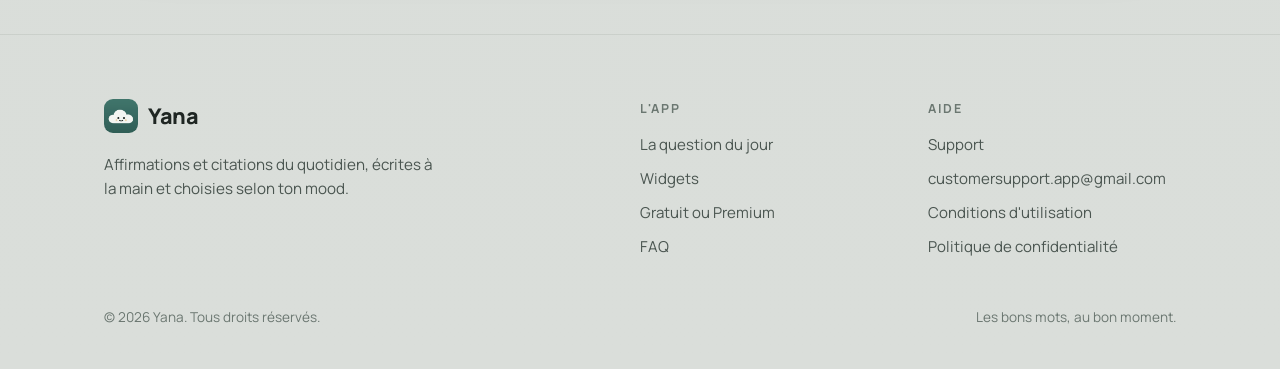
<file: fr/index.html>
<!DOCTYPE html>
<!-- Fichier généré par scripts/build.py depuis src/index.html : ne pas modifier ici. -->
<html lang="fr">
<head>
<meta charset="UTF-8">
<meta name="viewport" content="width=device-width, initial-scale=1.0">
<title>Yana — Affirmations et citations du quotidien, selon ton mood</title>
<meta name="description" content="Yana est une app d'affirmations et de citations pour iPhone. Dis comment tu arrives aujourd'hui, et ton fil s'ouvre sur les phrases qu'il te faut. Écrites à la main, sur ton écran d'accueil et ton écran verrouillé.">
<meta name="theme-color" content="#D3D8D3">
<link rel="canonical" href="https://www.heyyana.com/fr">
<link rel="alternate" hreflang="en" href="https://www.heyyana.com/">
<link rel="alternate" hreflang="fr" href="https://www.heyyana.com/fr">
<link rel="alternate" hreflang="x-default" href="https://www.heyyana.com/">
<meta property="og:type" content="website">
<meta property="og:site_name" content="Yana">
<meta property="og:url" content="https://www.heyyana.com/fr">
<meta property="og:title" content="Yana — Affirmations et citations du quotidien, selon ton mood">
<meta property="og:description" content="Yana est une app d&#x27;affirmations et de citations pour iPhone. Dis comment tu arrives aujourd&#x27;hui, et ton fil s&#x27;ouvre sur les phrases qu&#x27;il te faut. Écrites à la main, sur ton écran d&#x27;accueil et ton écran verrouillé.">
<meta property="og:image" content="https://www.heyyana.com/assets/og-fr.jpg">
<meta property="og:image:width" content="1200">
<meta property="og:image:height" content="630">
<meta property="og:locale" content="fr_FR">
<meta property="og:locale:alternate" content="en_US">
<meta name="twitter:card" content="summary_large_image">
<meta name="twitter:title" content="Yana — Affirmations et citations du quotidien, selon ton mood">
<meta name="twitter:description" content="Yana est une app d&#x27;affirmations et de citations pour iPhone. Dis comment tu arrives aujourd&#x27;hui, et ton fil s&#x27;ouvre sur les phrases qu&#x27;il te faut. Écrites à la main, sur ton écran d&#x27;accueil et ton écran verrouillé.">
<meta name="twitter:image" content="https://www.heyyana.com/assets/og-fr.jpg">
<link rel="icon" type="image/png" href="/assets/favicon.png">
<link rel="apple-touch-icon" href="/assets/apple-touch-icon.png">
<link rel="preconnect" href="https://fonts.googleapis.com">
<link rel="preconnect" href="https://fonts.gstatic.com" crossorigin>
<link href="https://fonts.googleapis.com/css2?family=Manrope:wght@400;500;600;700;800&display=swap" rel="stylesheet">
<link rel="stylesheet" href="/styles.css">
</head>
<body class="has-mobile-cta">

<header class="site-header">
  <div class="container header-inner">
    <a href="#top" class="logo" aria-label="Yana"><img src="/assets/icon.png" alt="" width="34" height="34">Yana</a>
    <nav class="nav" aria-label="Main">
      <a href="#mood">La question du jour</a>
      <a href="#widgets">Widgets</a>
      <a href="#features">Fonctionnalités</a>
      <a href="#faq">FAQ</a>
      <a href="/fr/support">Support</a>
    </nav>
    <div class="header-actions">
      <a href="#download" class="btn btn-ink btn-sm">Bientôt sur iPhone</a>
      <a id="lang-toggle" class="lang-toggle" href="/" hreflang="en" lang="en">EN</a>
    </div>
  </div>
</header>

<main id="top">

  <!-- ============ HERO ============ -->
  <section class="hero">
    <div class="container hero-grid">
      <div class="hero-copy">
        <span class="eyebrow">Affirmations et citations du quotidien</span>
        <h1>Les bons mots, <em>au bon moment.</em></h1>
        <p class="hero-sub">
          <span>Pour les jours où tu es</span>
          <span class="rotator" id="rotator"
                data-words-en="under pressure.|doubting yourself.|heavy-hearted.|on a roll.|at peace."
                data-words-fr="sous pression.|dans le doute.|le cœur lourd.|sur ta lancée.|en paix.">sous pression.</span>
          <br>
          <span>Dis à Yana comment tu arrives aujourd'hui : ton fil s'ouvre sur les phrases qu'il te faut. Des affirmations, des maximes et de grands auteurs, <strong>écrits à la main</strong>, jusque sur ton écran verrouillé.</span>
        </p>

        <div class="hero-cta" id="download">
          <div class="waitlist">
            <form class="waitlist-form js-signup-form" novalidate>
              <div class="waitlist-row">
                <label class="visually-hidden" for="waitlist-email-hero">Ton adresse email</label>
                <input type="email" id="waitlist-email-hero" name="email" autocomplete="email" required>
                <button type="submit" class="btn btn-accent">Préviens-moi au lancement</button>
              </div>
              <input type="text" name="website" class="signup-trap" tabindex="-1" autocomplete="off" aria-hidden="true">
              <label class="signup-consent">
                <input type="checkbox" name="consent" required>
                <span>J'accepte de recevoir des emails de Yana à propos du lancement</span>
              </label>
              <p class="signup-msg" role="status" aria-live="polite"></p>
            </form>
            <p class="waitlist-done js-signup-done" hidden>C'est noté ! On te prévient dès que Yana arrive sur l'App Store.</p>
          </div>
          <a class="store-badge js-store" aria-disabled="true" role="link">
            <svg viewBox="0 0 24 24" fill="currentColor" aria-hidden="true"><path d="M16.37 12.6c-.02-2.2 1.8-3.26 1.88-3.31-1.03-1.5-2.62-1.7-3.19-1.73-1.36-.14-2.65.8-3.34.8-.69 0-1.75-.78-2.88-.76-1.48.02-2.85.86-3.61 2.19-1.54 2.67-.39 6.63 1.11 8.8.73 1.06 1.6 2.25 2.75 2.2 1.1-.04 1.52-.71 2.85-.71 1.33 0 1.71.71 2.88.69 1.19-.02 1.94-1.08 2.67-2.14.84-1.23 1.19-2.42 1.21-2.48-.03-.01-2.32-.89-2.33-3.55zM14.2 6.13c.61-.74 1.02-1.76.91-2.78-.88.04-1.94.59-2.57 1.32-.56.65-1.06 1.69-.93 2.69.98.08 1.98-.5 2.59-1.23z"/></svg>
            <span>
              <span class="sb-small js-store-small">Bientôt sur</span>
              <span class="sb-big">App Store</span>
            </span>
          </a>
          <p class="cta-note js-store-note"><span class="dot-pulse"></span><span>En cours de validation par Apple</span></p>
        </div>
      </div>

      <div class="hero-visual">
        <span class="mood-float m1" aria-hidden="true">🌪️ <span>Sous pression</span></span>
        <span class="mood-float m2" aria-hidden="true">🚀 <span>Sur ma lancée</span></span>
        <span class="mood-float m3" aria-hidden="true">🌿 <span>En paix</span></span>
        <div class="phone">
          <img src="/assets/shots/fr-feed.webp" width="600" height="1304" alt="Le fil de Yana : une affirmation sur une photo de forêt, sous le mood « Sous pression »">
        </div>
      </div>
    </div>
  </section>

  <!-- ============ MOODS ============ -->
  <div class="moods" aria-label="Moods">
    <div class="container moods-inner">
      <span class="mood-pill">🪫 <span>À plat</span></span>
      <span class="mood-pill">🌪️ <span>Sous pression</span></span>
      <span class="mood-pill">🌧️ <span>Le cœur lourd</span></span>
      <span class="mood-pill">🤔 <span>Dans le doute</span></span>
      <span class="mood-pill">🚀 <span>Sur ma lancée</span></span>
      <span class="mood-pill">🌿 <span>En paix</span></span>
    </div>
  </div>

  <!-- ============ COMMENT ÇA MARCHE ============ -->
  <section id="how">
    <div class="container">
      <div class="section-head reveal">
        <span class="eyebrow">Comment ça marche</span>
        <h2>Trois gestes, <em>chaque jour.</em></h2>
        <p>Pas de compte à créer, pas de questionnaire sans fin. Tu choisis ce qui te parle, et Yana fait le tri pour toi.</p>
      </div>
      <div class="steps">
        <article class="card step reveal">
          <div class="step-num">01</div>
          <h3>Choisis tes sujets</h3>
          <p>Confiance, discipline, amour, résilience, sport… 31 sujets en 6 familles. Tu les suis, ton fil les mélange.</p>
        </article>
        <article class="card step reveal">
          <div class="step-num">02</div>
          <h3>Dis comment tu arrives</h3>
          <p>À la première ouverture du jour, une question, six réponses. Ton fil s'ouvre sur les phrases faites pour ce mood-là.</p>
        </article>
        <article class="card step reveal">
          <div class="step-num">03</div>
          <h3>Fais défiler, aime, partage</h3>
          <p>Une phrase plein écran, puis la suivante. Garde tes préférées, partage-les en image, et aime-en cinq pour allumer ta flamme du jour.</p>
        </article>
      </div>
    </div>
  </section>

  <!-- ============ LA QUESTION DU JOUR ============ -->
  <section id="mood" class="band">
    <div class="container split">
      <div class="split-copy reveal">
        <span class="eyebrow">La question du jour</span>
        <h2>T'es dans quel <em>mood</em> ?</h2>
        <p>Ce qui rend Yana différente : ton fil ne te sert pas la même chose les jours faciles et les jours lourds.</p>
        <div class="mood-grid">
          <span>🪫 <span>À plat</span></span>
          <span>🌪️ <span>Sous pression</span></span>
          <span>🌧️ <span>Le cœur lourd</span></span>
          <span>🤔 <span>Dans le doute</span></span>
          <span>🚀 <span>Sur ma lancée</span></span>
          <span>🌿 <span>En paix</span></span>
        </div>
        <ul class="bullets">
          <li><span><b>Les 8 premières phrases</b> de ton fil viennent des sujets qui vont avec ta réponse, puis tes sujets suivis reprennent.</span></li>
          <li><span><b>Une phrase sur trois</b> de tes widgets et de tes rappels suit ton mood, pour la journée.</span></li>
          <li><span>Tu changes d'avis ? Touche la pastille en haut du fil.</span></li>
        </ul>
        <p class="note"><svg viewBox="0 0 24 24" fill="none" stroke="currentColor" stroke-width="2" stroke-linecap="round" stroke-linejoin="round"><rect x="5" y="11" width="14" height="10" rx="2"/><path d="M8 11V7a4 4 0 0 1 8 0v4"/></svg><span>Ta réponse reste sur ton téléphone. Rien n'est envoyé.</span></p>
      </div>
      <div class="split-visual reveal">
        <div class="phone"><img src="/assets/shots/fr-mood.webp" width="600" height="1304" loading="lazy" alt="La question du jour dans Yana, avec six bulles de mood"></div>
      </div>
    </div>
  </section>

  <!-- ============ WIDGETS ============ -->
  <section id="widgets">
    <div class="container split reverse">
      <div class="split-copy reveal">
        <span class="eyebrow">Widgets</span>
        <h2>Tes mots, <em>sans ouvrir l'app.</em></h2>
        <p>Ta phrase du moment s'affiche sur l'écran d'accueil et l'écran verrouillé, et change au fil de la journée.</p>
        <ul class="bullets">
          <li><span><b>Petit, moyen, grand</b> à l'accueil, <b>rectangulaire</b> et <b>en ligne</b> sur l'écran verrouillé.</span></li>
          <li><span>Choisis ce qu'il affiche (tes sujets, un sujet, tes favoris, tes propres phrases) et à quel rythme il change.</span></li>
          <li><span>Précédente, partager, favori, suivante : tout se fait depuis le widget.</span></li>
        </ul>
      </div>
      <div class="split-visual reveal">
        <div class="phone"><img src="/assets/shots/fr-widget.webp" width="600" height="1304" loading="lazy" alt="Les réglages du widget d'accueil dans Yana"></div>
      </div>
    </div>
  </section>

  <!-- ============ THÈMES ============ -->
  <section id="themes" class="band">
    <div class="container split">
      <div class="split-copy reveal">
        <span class="eyebrow">Thèmes</span>
        <h2>Un fond <em>pour chaque humeur.</em></h2>
        <p>Mer, ciel, forêts, saisons, cocon, force : des photos faites pour Yana, des unis tout simples, ou ta propre photo.</p>
        <ul class="bullets">
          <li><span><b>Surprends-moi</b> pose un thème au hasard.</span></li>
          <li><span><b>Appui long</b> sur un thème pour l'enregistrer.</span></li>
          <li><span>Le texte reste lisible sur chaque photo.</span></li>
        </ul>
      </div>
      <div class="split-visual reveal">
        <div class="phone sm"><img src="/assets/shots/fr-themes.webp" width="600" height="1304" loading="lazy" alt="La galerie des thèmes de Yana"></div>
        <div class="phone sm"><img src="/assets/shots/fr-lion.webp" width="600" height="1304" loading="lazy" alt="Une phrase sur le thème Lion"></div>
      </div>
    </div>
  </section>

  <!-- ============ FONCTIONNALITÉS ============ -->
  <section id="features">
    <div class="container">
      <div class="section-head reveal">
        <span class="eyebrow">Pensée pour toi</span>
        <h2>Tout ce qu'il faut, <em>rien de plus.</em></h2>
      </div>
      <div class="features-grid">
        <article class="card feature reveal">
          <div class="feature-icon"><svg viewBox="0 0 24 24" fill="none" stroke="currentColor" stroke-width="1.8" stroke-linecap="round" stroke-linejoin="round"><path d="M12 3c1 3 4 4.5 4 8.5A4 4 0 0 1 8 12c0-1.5.5-2.5 1.5-3.5C9.5 11 11 11 11 9c0-2 1-4 1-6z"/><path d="M12 21a6 6 0 0 0 6-6"/></svg></div>
          <h3>Ta flamme du jour</h3>
          <p>Aime 5 phrases et ta flamme s'allume. Un jour manqué par semaine est pardonné : jamais de reproche, jamais de menace.</p>
        </article>
        <article class="card feature reveal">
          <div class="feature-icon"><svg viewBox="0 0 24 24" fill="none" stroke="currentColor" stroke-width="1.8" stroke-linecap="round" stroke-linejoin="round"><path d="M18 8a6 6 0 0 0-12 0c0 7-3 9-3 9h18s-3-2-3-9"/><path d="M13.7 21a2 2 0 0 1-3.4 0"/></svg></div>
          <h3>Des rappels doux</h3>
          <p>De 1 à 10 par jour, répartis entre les heures que tu choisis. Chacun t'apporte une phrase de tes sujets.</p>
        </article>
        <article class="card feature reveal">
          <div class="feature-icon"><svg viewBox="0 0 24 24" fill="none" stroke="currentColor" stroke-width="1.8" stroke-linecap="round" stroke-linejoin="round"><path d="M12 20h9"/><path d="M16.5 3.5a2.1 2.1 0 0 1 3 3L7 19l-4 1 1-4z"/></svg></div>
          <h3>Tes propres phrases</h3>
          <p>Ajoute ou importe tes affirmations : elles entrent dans ton fil, tes rappels et tes widgets.</p>
        </article>
        <article class="card feature reveal">
          <div class="feature-icon"><svg viewBox="0 0 24 24" fill="none" stroke="currentColor" stroke-width="1.8" stroke-linecap="round" stroke-linejoin="round"><path d="M4 12v8a2 2 0 0 0 2 2h12a2 2 0 0 0 2-2v-8"/><path d="M16 6l-4-4-4 4"/><path d="M12 2v13"/></svg></div>
          <h3>Partage en image</h3>
          <p>Une phrase sur ton thème, prête pour Messages, les stories Instagram et Facebook ou WhatsApp.</p>
        </article>
        <article class="card feature reveal">
          <div class="feature-icon"><svg viewBox="0 0 24 24" fill="none" stroke="currentColor" stroke-width="1.8" stroke-linecap="round" stroke-linejoin="round"><path d="M4 19.5A2.5 2.5 0 0 1 6.5 17H20"/><path d="M6.5 2H20v20H6.5A2.5 2.5 0 0 1 4 19.5v-15A2.5 2.5 0 0 1 6.5 2z"/></svg></div>
          <h3>Écrit à la main</h3>
          <p>Des milliers de phrases, écrites en français et en anglais, chacune dans sa langue. Les citations viennent d'auteurs du domaine public, avec leur source.</p>
        </article>
        <article class="card feature reveal">
          <div class="feature-icon"><svg viewBox="0 0 24 24" fill="none" stroke="currentColor" stroke-width="1.8" stroke-linecap="round" stroke-linejoin="round"><rect x="4" y="11" width="16" height="10" rx="2"/><path d="M8 11V7a4 4 0 0 1 8 0v4"/></svg></div>
          <h3>Privée par design</h3>
          <p>Aucune publicité, aucun pistage. Ton mood reste sur ton téléphone, et tu supprimes ton compte depuis l'app quand tu veux.</p>
        </article>
      </div>
    </div>
  </section>

  <!-- ============ OFFRE ============ -->
  <section id="pricing" class="band">
    <div class="container">
      <div class="section-head reveal">
        <span class="eyebrow">Gratuit ou Premium</span>
        <h2>Commence <em>sans payer.</em></h2>
        <p>Yana reste ouverte sans abonnement. Premium ouvre tout le reste.</p>
      </div>
      <div class="plans">
        <article class="card plan reveal">
          <h3>Gratuit</h3>
          <p class="plan-sub">Pour commencer, sans limite de temps.</p>
          <ul class="bullets">
            <li><span>3 sujets : Confiance, Stress & anxiété, Moments difficiles</span></li>
            <li><span>La question du jour, les widgets et les rappels</span></li>
            <li><span>Favoris et tes propres phrases</span></li>
            <li><span>Les thèmes unis et deux photos</span></li>
          </ul>
        </article>
        <article class="card plan premium reveal">
          <h3>Premium <span class="premium-badge">7 jours offerts</span></h3>
          <p class="plan-sub">Tout Yana, avec un essai gratuit de 7 jours.</p>
          <ul class="bullets">
            <li><span>Les 31 sujets et les sélections (Affirmations, Citations courtes, Grands auteurs)</span></li>
            <li><span>Tous les thèmes photo et saisonniers</span></li>
            <li><span>Ta propre photo en fond</span></li>
            <li><span>Mensuel ou annuel, sans engagement</span></li>
          </ul>
        </article>
      </div>
      <p class="plans-note reveal">Les prix s'affichent dans l'app, dans ta devise. L'abonnement se gère dans les Réglages de ton iPhone.</p>
    </div>
  </section>

  <!-- ============ CE QUE YANA N'EST PAS ============ -->
  <section class="principles">
    <div class="container">
      <div class="section-head reveal">
        <span class="eyebrow">Nos principes</span>
        <h2>Ce que Yana <em>n'est pas.</em></h2>
        <p>Une app qui sait ce qu'elle fait, et ce qu'elle ne fait pas.</p>
      </div>
      <div class="not-grid">
        <div class="not-item reveal"><div class="x">Un générateur d'IA</div><p>Aucune intelligence artificielle ne tourne dans l'app. Chaque phrase est écrite à l'avance et relue.</p></div>
        <div class="not-item reveal"><div class="x">Un réseau social</div><p>Pas d'abonnés, pas de commentaires, pas de comparaison. Juste toi et tes mots.</p></div>
        <div class="not-item reveal"><div class="x">Une app qui culpabilise</div><p>Jamais de reproche ni de menace de perdre ta série. Un jour manqué par semaine est pardonné.</p></div>
        <div class="not-item reveal"><div class="x">Une thérapie</div><p>Yana accompagne tes journées, elle ne remplace pas un professionnel de santé.</p></div>
      </div>
    </div>
  </section>

  <!-- ============ FAQ ============ -->
  <section id="faq">
    <div class="container">
      <div class="section-head reveal">
        <span class="eyebrow">FAQ</span>
        <h2>Tes questions, <em>nos réponses.</em></h2>
      </div>
      <div class="faq-list">
        <details class="faq-item reveal">
          <summary>Qu'est-ce que Yana ?</summary>
          <div class="answer"><p>Une app iPhone d'affirmations et de citations du quotidien. Tu suis des sujets, tu fais défiler des phrases en plein écran, et tu les retrouves dans tes widgets et tes rappels. Chaque jour, une question sur ton mood ouvre ton fil sur les phrases qu'il te faut.</p></div>
        </details>
        <details class="faq-item reveal">
          <summary>Comment marche la question du jour ?</summary>
          <div class="answer"><p>À la première ouverture de la journée, Yana te demande comment tu arrives, avec six réponses. Ton fil commence par 8 phrases des sujets qui vont avec, et une phrase sur trois de tes widgets et rappels suit ton mood jusqu'au soir. Tu peux passer la question, ou changer ta réponse avec la pastille en haut du fil.</p></div>
        </details>
        <details class="faq-item reveal">
          <summary>Yana utilise-t-elle l'intelligence artificielle ?</summary>
          <div class="answer"><p>Non. Aucune IA ne tourne dans l'app et aucun texte n'est généré pour toi : le catalogue est écrit à l'avance, en français et en anglais, et relu avant d'être publié. Yana se contente de trier : tes sujets, ton mood, l'heure, ce que tu as déjà vu.</p></div>
        </details>
        <details class="faq-item reveal">
          <summary>Yana est-elle gratuite ?</summary>
          <div class="answer"><p>Oui, avec 3 sujets, la question du jour, les widgets, les rappels, tes favoris, tes propres phrases et les thèmes unis. Yana Premium ouvre les 31 sujets et tous les thèmes, avec 7 jours d'essai gratuit sur les formules mensuelle et annuelle.</p></div>
        </details>
        <details class="faq-item reveal">
          <summary>Faut-il créer un compte ?</summary>
          <div class="answer"><p>Non. Yana fonctionne tout de suite, sans inscription. Si tu veux retrouver tes favoris sur un autre iPhone, tu peux relier ton compte à Apple ou Google depuis les réglages.</p></div>
        </details>
        <details class="faq-item reveal">
          <summary>Mes données sont-elles privées ?</summary>
          <div class="answer"><p>Oui. Pas de publicité, pas de pistage, rien n'est vendu. Ta réponse à la question du jour ne quitte jamais ton téléphone. Tu peux supprimer ton compte et tes données depuis <span class="kbd">Profil → Réglages → Supprimer mon compte</span>. Détails dans la <a href="https://stephanenkengue.github.io/Yana-legal/privacy.html">politique de confidentialité</a>.</p></div>
        </details>
        <details class="faq-item reveal">
          <summary>Est-ce une thérapie ?</summary>
          <div class="answer"><p>Non. Yana est une app de bien-être au quotidien, pas un service médical ni psychologique. Si tu traverses un moment difficile, parle à un professionnel de santé.</p></div>
        </details>
        <details class="faq-item reveal">
          <summary>Yana est-elle disponible sur Android ?</summary>
          <div class="answer"><p>Pas encore. Yana arrive d'abord sur iPhone (iOS 17 ou plus récent).</p></div>
        </details>
      </div>
      <p class="faq-more">Une autre question ? <a href="/fr/support">Visite le support →</a></p>
    </div>
  </section>

  <!-- ============ CTA FINAL ============ -->
  <section class="final-cta">
    <div class="container">
      <div class="final-card reveal">
        <div>
          <h2>Demain matin, <em>commence avec les bons mots.</em></h2>
          <p>Yana arrive bientôt sur l'App Store. Laisse ton email : on te prévient le jour du lancement, et c'est tout.</p>
          <div class="waitlist">
            <form class="waitlist-form js-signup-form" novalidate>
              <div class="waitlist-row">
                <label class="visually-hidden" for="waitlist-email-end">Ton adresse email</label>
                <input type="email" id="waitlist-email-end" name="email" autocomplete="email" required>
                <button type="submit" class="btn btn-accent">Préviens-moi au lancement</button>
              </div>
              <input type="text" name="website" class="signup-trap" tabindex="-1" autocomplete="off" aria-hidden="true">
              <label class="signup-consent">
                <input type="checkbox" name="consent" required>
                <span>J'accepte de recevoir des emails de Yana à propos du lancement</span>
              </label>
              <p class="signup-msg" role="status" aria-live="polite"></p>
            </form>
            <p class="waitlist-done js-signup-done" hidden>C'est noté ! On te prévient dès que Yana arrive sur l'App Store.</p>
          </div>
          <a class="store-badge js-store" aria-disabled="true" role="link">
            <svg viewBox="0 0 24 24" fill="currentColor" aria-hidden="true"><path d="M16.37 12.6c-.02-2.2 1.8-3.26 1.88-3.31-1.03-1.5-2.62-1.7-3.19-1.73-1.36-.14-2.65.8-3.34.8-.69 0-1.75-.78-2.88-.76-1.48.02-2.85.86-3.61 2.19-1.54 2.67-.39 6.63 1.11 8.8.73 1.06 1.6 2.25 2.75 2.2 1.1-.04 1.52-.71 2.85-.71 1.33 0 1.71.71 2.88.69 1.19-.02 1.94-1.08 2.67-2.14.84-1.23 1.19-2.42 1.21-2.48-.03-.01-2.32-.89-2.33-3.55zM14.2 6.13c.61-.74 1.02-1.76.91-2.78-.88.04-1.94.59-2.57 1.32-.56.65-1.06 1.69-.93 2.69.98.08 1.98-.5 2.59-1.23z"/></svg>
            <span>
              <span class="sb-small js-store-small">Bientôt sur</span>
              <span class="sb-big">App Store</span>
            </span>
          </a>
        </div>
        <div class="final-visual">
          <div class="phone sm"><img src="/assets/shots/fr-streak.webp" width="600" height="1304" loading="lazy" alt="Le profil de Yana avec une série de 12 jours"></div>
        </div>
      </div>
    </div>
  </section>

</main>

<dialog class="signup" id="signup" aria-labelledby="signup-title">
  <button type="button" class="signup-close js-signup-close" aria-label="Close">&times;</button>
  <img src="/assets/icon.png" alt="" width="56" height="56">
  <span class="eyebrow">Bientôt sur l'App Store</span>
  <h2 id="signup-title">Découvre Yana <em>avant tout le monde</em></h2>
  <form class="signup-form js-signup-form" novalidate>
    <label class="visually-hidden" for="signup-email">Ton adresse email</label>
    <input type="email" id="signup-email" name="email" autocomplete="email" required>
    <input type="text" name="website" class="signup-trap" tabindex="-1" autocomplete="off" aria-hidden="true">
    <label class="signup-consent">
      <input type="checkbox" name="consent" required>
      <span>J'accepte de recevoir des emails de Yana à propos du lancement</span>
    </label>
    <button type="submit" class="btn btn-ink">Je m'inscris</button>
    <p class="signup-msg" role="status" aria-live="polite"></p>
  </form>
  <div class="signup-done js-signup-done" hidden>
    <p>C'est noté ! Un email de bienvenue t'attend dans ta boîte mail.</p>
    <button type="button" class="btn btn-ghost js-signup-close">Fermer</button>
  </div>
</dialog>

<div class="mobile-cta" id="mobile-cta" aria-hidden="true">
  <img src="/assets/icon.png" alt="">
  <span class="txt"><b>Yana</b><small class="js-store-note-short">Bientôt sur l'App Store</small></span>
  <a class="btn btn-ink btn-sm js-store-btn" href="#download">Me prévenir</a>
</div>

<footer class="site-footer">
  <div class="container">
    <div class="footer-grid">
      <div class="footer-brand">
        <a href="#top" class="logo"><img src="/assets/icon.png" alt="" width="34" height="34">Yana</a>
        <p>Affirmations et citations du quotidien, écrites à la main et choisies selon ton mood.</p>
      </div>
      <div class="footer-col">
        <h4>L'app</h4>
        <a href="#mood">La question du jour</a>
        <a href="#widgets">Widgets</a>
        <a href="#pricing">Gratuit ou Premium</a>
        <a href="#faq">FAQ</a>
      </div>
      <div class="footer-col">
        <h4>Aide</h4>
        <a href="/fr/support">Support</a>
        <a href="mailto:customersupport.app@gmail.com">customersupport.app@gmail.com</a>
        <a href="https://stephanenkengue.github.io/Yana-legal/terms.html">Conditions d'utilisation</a>
        <a href="https://stephanenkengue.github.io/Yana-legal/privacy.html">Politique de confidentialité</a>
      </div>
    </div>
    <div class="footer-bottom">
      <span>&copy; 2026 Yana. <span>Tous droits réservés.</span></span>
      <span>Les bons mots, au bon moment.</span>
    </div>
  </div>
</footer>

<script type="application/ld+json">
{
 "@context": "https://schema.org",
 "@graph": [
  {
   "@type": "WebSite",
   "@id": "https://www.heyyana.com/#website",
   "name": "Yana",
   "url": "https://www.heyyana.com/",
   "inLanguage": [
    "en",
    "fr"
   ]
  },
  {
   "@type": "MobileApplication",
   "@id": "https://www.heyyana.com/#app",
   "name": "Yana",
   "operatingSystem": "iOS 17.0+",
   "applicationCategory": "LifestyleApplication",
   "description": "Yana est une app d'affirmations et de citations du quotidien pour iPhone. Une question sur ton mood ouvre ton fil sur les phrases qu'il te faut ; affirmations, maximes et citations écrites à la main, dans tes widgets d'écran d'accueil et d'écran verrouillé.",
   "inLanguage": [
    "en",
    "fr"
   ],
   "image": "https://www.heyyana.com/assets/icon.png",
   "url": "https://www.heyyana.com/fr"
  },
  {
   "@type": "FAQPage",
   "@id": "https://www.heyyana.com/fr#faq",
   "inLanguage": "fr",
   "mainEntity": [
    {
     "@type": "Question",
     "name": "Qu'est-ce que Yana ?",
     "acceptedAnswer": {
      "@type": "Answer",
      "text": "Une app iPhone d'affirmations et de citations du quotidien. Tu suis des sujets, tu fais défiler des phrases en plein écran, et tu les retrouves dans tes widgets et tes rappels. Chaque jour, une question sur ton mood ouvre ton fil sur les phrases qu'il te faut."
     }
    },
    {
     "@type": "Question",
     "name": "Comment marche la question du jour ?",
     "acceptedAnswer": {
      "@type": "Answer",
      "text": "À la première ouverture de la journée, Yana te demande comment tu arrives, avec six réponses. Ton fil commence par 8 phrases des sujets qui vont avec, et une phrase sur trois de tes widgets et rappels suit ton mood jusqu'au soir. Tu peux passer la question, ou changer ta réponse avec la pastille en haut du fil."
     }
    },
    {
     "@type": "Question",
     "name": "Yana utilise-t-elle l'intelligence artificielle ?",
     "acceptedAnswer": {
      "@type": "Answer",
      "text": "Non. Aucune IA ne tourne dans l'app et aucun texte n'est généré pour toi : le catalogue est écrit à l'avance, en français et en anglais, et relu avant d'être publié. Yana se contente de trier : tes sujets, ton mood, l'heure, ce que tu as déjà vu."
     }
    },
    {
     "@type": "Question",
     "name": "Yana est-elle gratuite ?",
     "acceptedAnswer": {
      "@type": "Answer",
      "text": "Oui, avec 3 sujets, la question du jour, les widgets, les rappels, tes favoris, tes propres phrases et les thèmes unis. Yana Premium ouvre les 31 sujets et tous les thèmes, avec 7 jours d'essai gratuit sur les formules mensuelle et annuelle."
     }
    },
    {
     "@type": "Question",
     "name": "Faut-il créer un compte ?",
     "acceptedAnswer": {
      "@type": "Answer",
      "text": "Non. Yana fonctionne tout de suite, sans inscription. Si tu veux retrouver tes favoris sur un autre iPhone, tu peux relier ton compte à Apple ou Google depuis les réglages."
     }
    },
    {
     "@type": "Question",
     "name": "Mes données sont-elles privées ?",
     "acceptedAnswer": {
      "@type": "Answer",
      "text": "Oui. Pas de publicité, pas de pistage, rien n'est vendu. Ta réponse à la question du jour ne quitte jamais ton téléphone. Tu peux supprimer ton compte et tes données depuis Profil → Réglages → Supprimer mon compte . Détails dans la politique de confidentialité ."
     }
    },
    {
     "@type": "Question",
     "name": "Est-ce une thérapie ?",
     "acceptedAnswer": {
      "@type": "Answer",
      "text": "Non. Yana est une app de bien-être au quotidien, pas un service médical ni psychologique. Si tu traverses un moment difficile, parle à un professionnel de santé."
     }
    },
    {
     "@type": "Question",
     "name": "Yana est-elle disponible sur Android ?",
     "acceptedAnswer": {
      "@type": "Answer",
      "text": "Pas encore. Yana arrive d'abord sur iPhone (iOS 17 ou plus récent)."
     }
    }
   ]
  }
 ]
}
</script>
<script src="/script.js"></script>
</body>
</html>
</file>
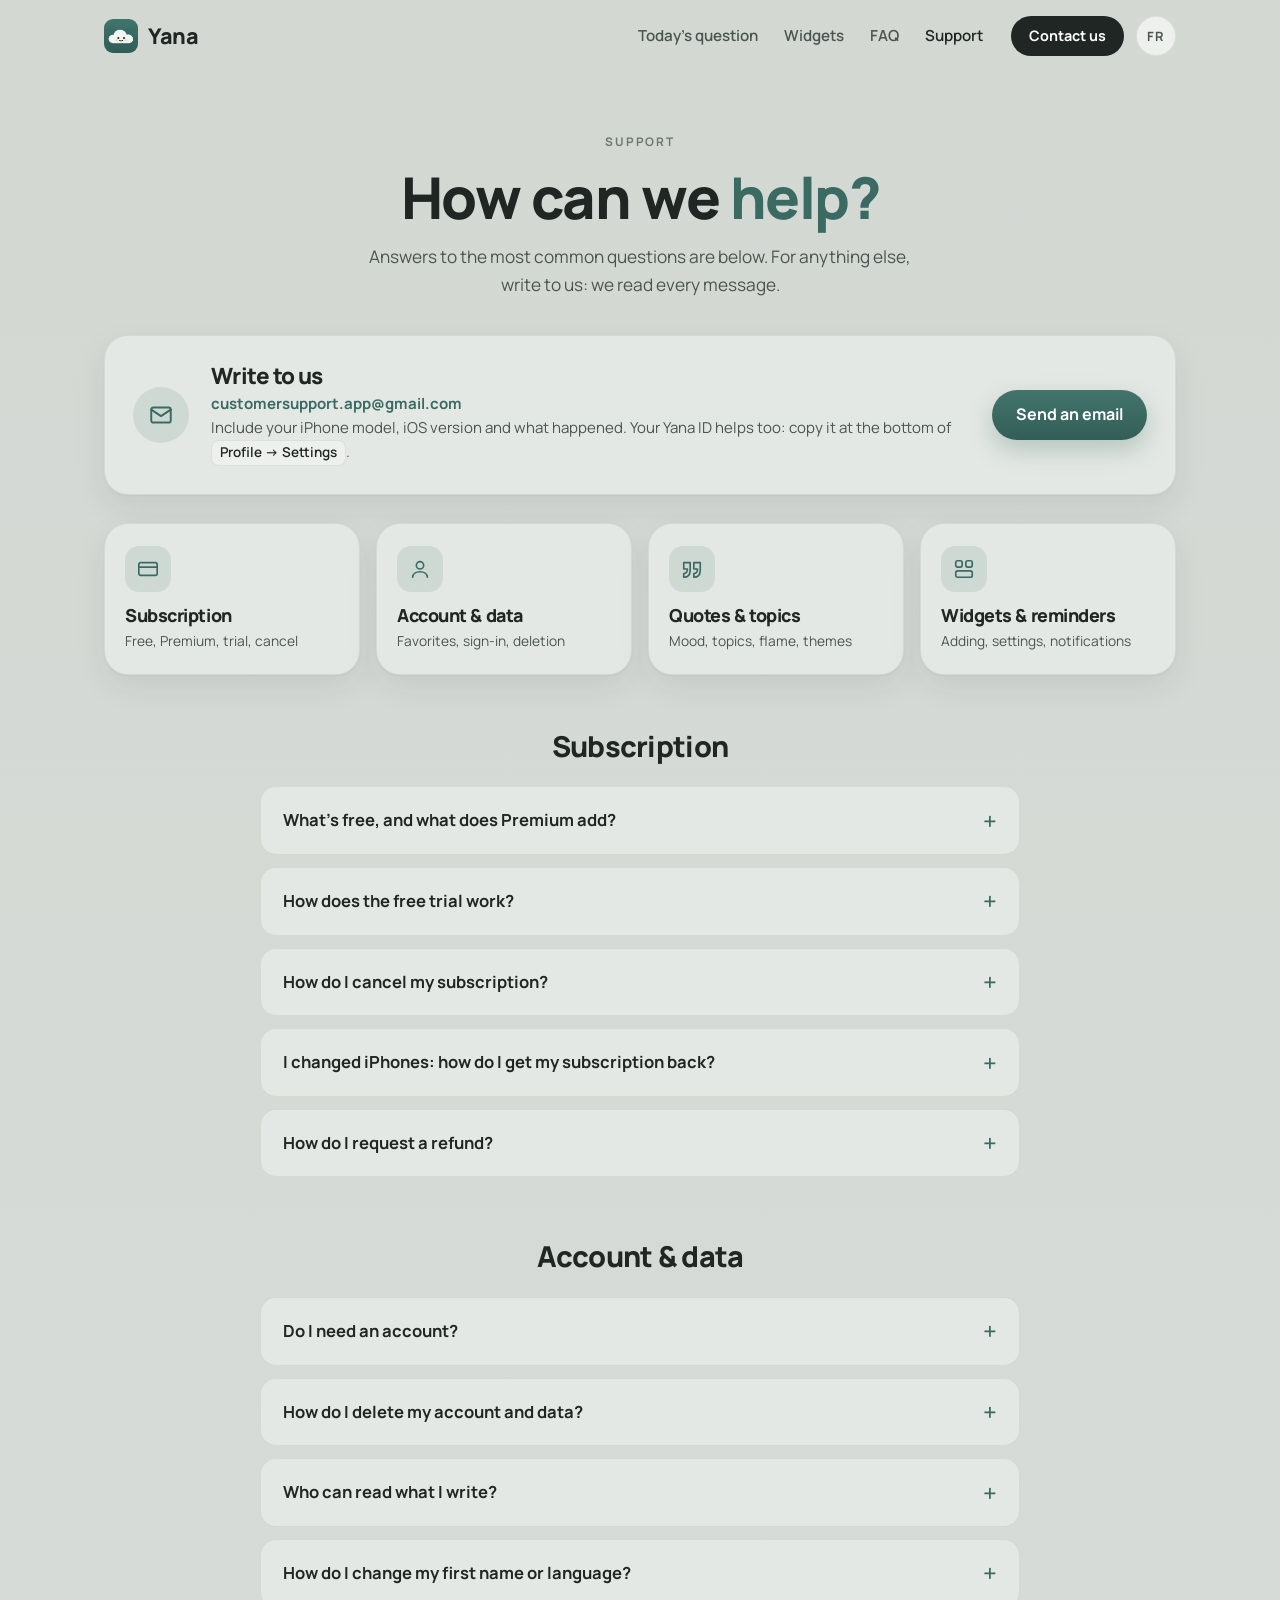
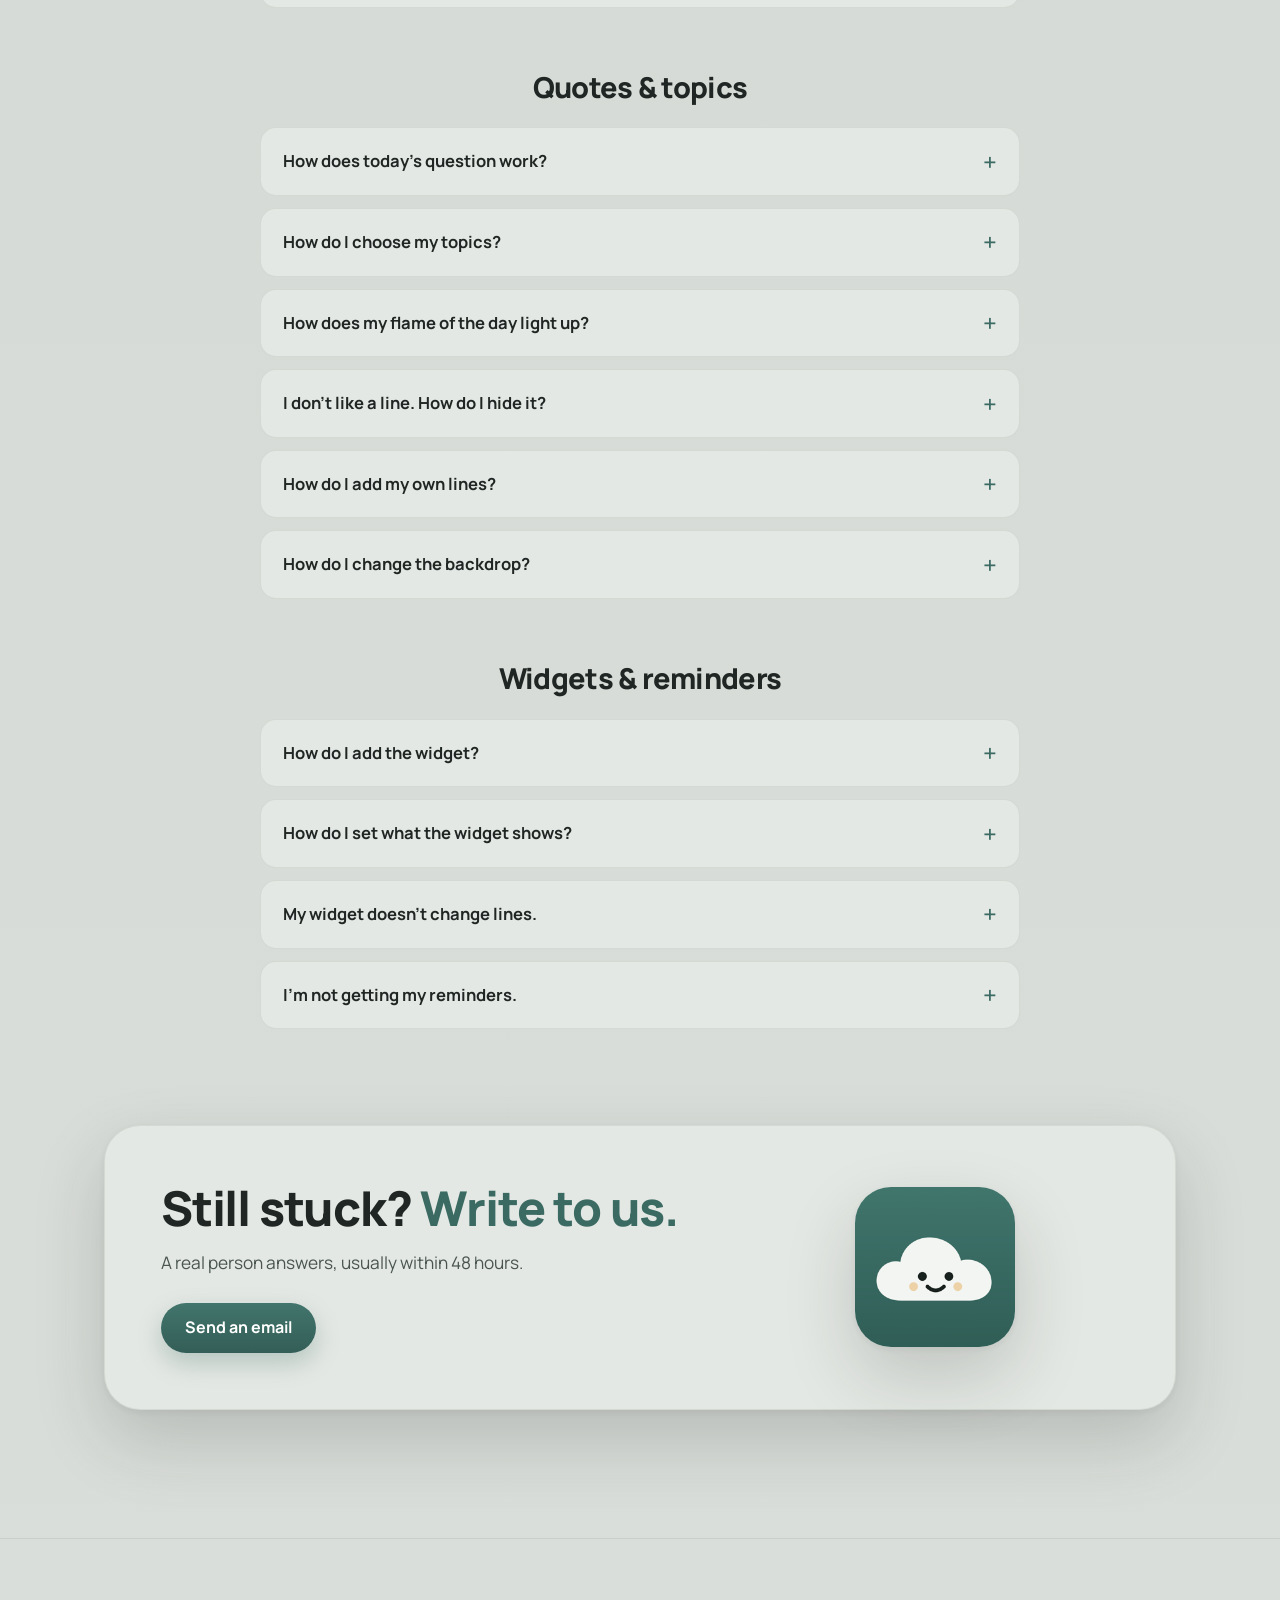
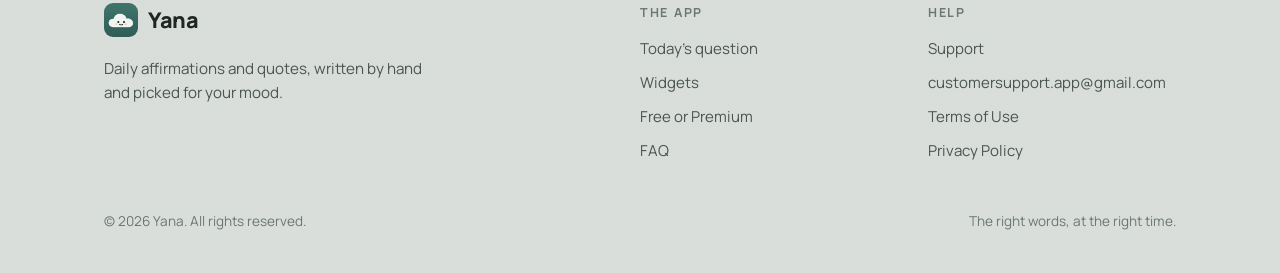
<file: support.html>
<!DOCTYPE html>
<!-- Fichier généré par scripts/build.py depuis src/support.html : ne pas modifier ici. -->
<html lang="en">
<head>
<meta charset="UTF-8">
<meta name="viewport" content="width=device-width, initial-scale=1.0">
<title>Help &amp; Support — Yana</title>
<meta name="description" content="Yana support: subscription, account, quotes and topics, widgets and reminders. Contact us at customersupport.app@gmail.com.">
<meta name="theme-color" content="#D3D8D3">
<link rel="canonical" href="https://www.heyyana.com/support">
<link rel="alternate" hreflang="en" href="https://www.heyyana.com/support">
<link rel="alternate" hreflang="fr" href="https://www.heyyana.com/fr/support">
<link rel="alternate" hreflang="x-default" href="https://www.heyyana.com/support">
<meta property="og:type" content="website">
<meta property="og:site_name" content="Yana">
<meta property="og:url" content="https://www.heyyana.com/support">
<meta property="og:title" content="Help &amp; Support — Yana">
<meta property="og:description" content="Yana support: subscription, account, quotes and topics, widgets and reminders. Contact us at customersupport.app@gmail.com.">
<meta property="og:image" content="https://www.heyyana.com/assets/og-en.jpg">
<meta property="og:image:width" content="1200">
<meta property="og:image:height" content="630">
<meta property="og:locale" content="en_US">
<meta property="og:locale:alternate" content="fr_FR">
<meta name="twitter:card" content="summary_large_image">
<meta name="twitter:title" content="Help &amp; Support — Yana">
<meta name="twitter:description" content="Yana support: subscription, account, quotes and topics, widgets and reminders. Contact us at customersupport.app@gmail.com.">
<meta name="twitter:image" content="https://www.heyyana.com/assets/og-en.jpg">
<link rel="icon" type="image/png" href="/assets/favicon.png">
<link rel="apple-touch-icon" href="/assets/apple-touch-icon.png">
<link rel="preconnect" href="https://fonts.googleapis.com">
<link rel="preconnect" href="https://fonts.gstatic.com" crossorigin>
<link href="https://fonts.googleapis.com/css2?family=Manrope:wght@400;500;600;700;800&display=swap" rel="stylesheet">
<link rel="stylesheet" href="/styles.css">
</head>
<body>

<header class="site-header">
  <div class="container header-inner">
    <a href="/" class="logo" aria-label="Yana"><img src="/assets/icon.png" alt="" width="34" height="34">Yana</a>
    <nav class="nav" aria-label="Main">
      <a href="/#mood">Today's question</a>
      <a href="/#widgets">Widgets</a>
      <a href="/#faq">FAQ</a>
      <a href="/support" aria-current="page">Support</a>
    </nav>
    <div class="header-actions">
      <a href="mailto:customersupport.app@gmail.com" class="btn btn-ink btn-sm">Contact us</a>
      <a id="lang-toggle" class="lang-toggle" href="/fr/support" hreflang="fr" lang="fr">FR</a>
    </div>
  </div>
</header>

<main>
  <section class="page-hero">
    <div class="container">
      <span class="eyebrow">Support</span>
      <h1>How can we <em>help?</em></h1>
      <p>Answers to the most common questions are below. For anything else, write to us: we read every message.</p>
    </div>
  </section>

  <div class="container">
    <div class="card contact-card">
      <span class="ic"><svg viewBox="0 0 24 24" fill="none" stroke="currentColor" stroke-width="1.8" stroke-linecap="round" stroke-linejoin="round"><rect x="3" y="5" width="18" height="14" rx="2"/><path d="M3 7l9 6 9-6"/></svg></span>
      <div class="txt">
        <h2>Write to us</h2>
        <p><a class="mail" href="mailto:customersupport.app@gmail.com">customersupport.app@gmail.com</a></p>
        <p>Include your iPhone model, iOS version and what happened. Your Yana ID helps too: copy it at the bottom of <span class="kbd">Profile → Settings</span>.</p>
      </div>
      <a href="mailto:customersupport.app@gmail.com?subject=Yana%20support" class="btn btn-accent">Send an email</a>
    </div>

    <div class="topics">
      <a href="#subscription" class="card topic">
        <div class="feature-icon"><svg viewBox="0 0 24 24" fill="none" stroke="currentColor" stroke-width="1.8" stroke-linecap="round" stroke-linejoin="round"><rect x="2" y="5" width="20" height="14" rx="2"/><path d="M2 10h20"/></svg></div>
        <h3>Subscription</h3>
        <p>Free, Premium, trial, cancel</p>
      </a>
      <a href="#account" class="card topic">
        <div class="feature-icon"><svg viewBox="0 0 24 24" fill="none" stroke="currentColor" stroke-width="1.8" stroke-linecap="round" stroke-linejoin="round"><circle cx="12" cy="8" r="4"/><path d="M4 21c0-4 4-6 8-6s8 2 8 6"/></svg></div>
        <h3>Account &amp; data</h3>
        <p>Favorites, sign-in, deletion</p>
      </a>
      <a href="#quotes" class="card topic">
        <div class="feature-icon"><svg viewBox="0 0 24 24" fill="none" stroke="currentColor" stroke-width="1.8" stroke-linecap="round" stroke-linejoin="round"><path d="M3 21c3 0 7-1 7-8V5H3v7h4c0 4-2 5-4 5z"/><path d="M14 21c3 0 7-1 7-8V5h-7v7h4c0 4-2 5-4 5z"/></svg></div>
        <h3>Quotes &amp; topics</h3>
        <p>Mood, topics, flame, themes</p>
      </a>
      <a href="#widgets" class="card topic">
        <div class="feature-icon"><svg viewBox="0 0 24 24" fill="none" stroke="currentColor" stroke-width="1.8" stroke-linecap="round" stroke-linejoin="round"><rect x="3" y="3" width="7" height="7" rx="2"/><rect x="14" y="3" width="7" height="7" rx="2"/><rect x="3" y="14" width="18" height="7" rx="2"/></svg></div>
        <h3>Widgets &amp; reminders</h3>
        <p>Adding, settings, notifications</p>
      </a>
    </div>
  </div>

  <!-- Abonnement -->
  <section id="subscription" class="support-section">
    <div class="container">
      <h2>Subscription</h2>
      <div class="faq-list">
        <details class="faq-item">
          <summary>What's free, and what does Premium add?</summary>
          <div class="answer">
            <p>Without a subscription, Yana stays open with 3 topics (Confidence, Stress &amp; anxiety, Hard times), today's question, widgets, reminders, your favorites, your own lines, plain themes and two photo themes.</p>
            <p>Yana Premium opens all 31 topics, the selections (Affirmations, Short quotes, Great authors), every theme and your own photo as a backdrop. Anything reserved shows a “Premium” badge.</p>
          </div>
        </details>
        <details class="faq-item">
          <summary>How does the free trial work?</summary>
          <div class="answer">
            <p>The monthly and yearly plans both start with a 7-day free trial, handled by the App Store. Yana reminds you the day before the trial ends. Unless you cancel at least 24 hours before it ends, the subscription starts automatically.</p>
            <p>The trial is available once per Apple ID. If the paywall doesn't show it, your Apple account has already used it.</p>
          </div>
        </details>
        <details class="faq-item">
          <summary>How do I cancel my subscription?</summary>
          <div class="answer">
            <p>Subscriptions are handled by Apple. From Yana: <span class="kbd">Profile → Settings → Manage my subscription</span>. Or from your iPhone:</p>
            <ol class="steps-inline">
              <li>Open <span class="kbd">Settings</span> and tap your name.</li>
              <li>Tap <span class="kbd">Subscriptions</span>, then <span class="kbd">Yana</span>.</li>
              <li>Tap <span class="kbd">Cancel Subscription</span>.</li>
            </ol>
            <p>You keep Premium until the end of the period already paid for, then Yana switches to the free version: nothing is erased.</p>
          </div>
        </details>
        <details class="faq-item">
          <summary>I changed iPhones: how do I get my subscription back?</summary>
          <div class="answer"><p>Sign in with the same Apple ID, then tap <span class="kbd">Profile → Settings → Restore my purchases</span>. The “Restore” button is also on the paywall.</p></div>
        </details>
        <details class="faq-item">
          <summary>How do I request a refund?</summary>
          <div class="answer"><p>Payments are collected by Apple, which also handles refunds. Request one at <a href="https://reportaproblem.apple.com">reportaproblem.apple.com</a>.</p></div>
        </details>
      </div>
    </div>
  </section>

  <!-- Compte -->
  <section id="account" class="support-section">
    <div class="container">
      <h2>Account &amp; data</h2>
      <div class="faq-list">
        <details class="faq-item">
          <summary>Do I need an account?</summary>
          <div class="answer"><p>No. Yana creates a guest account on your iPhone, with no email. To find your favorites, topics and own lines on another device, link it to Apple or Google: <span class="kbd">Profile → Settings → Protect your favorites</span>.</p></div>
        </details>
        <details class="faq-item">
          <summary>How do I delete my account and data?</summary>
          <div class="answer">
            <p>In the app: <span class="kbd">Profile → Settings → Delete my account</span>. Your account, first name, favorites, topics and own lines are erased right away, for good. Deleting your account doesn't cancel your Apple subscription: cancel it first.</p>
            <p>Can't open the app anymore? Write to <a href="mailto:customersupport.app@gmail.com">customersupport.app@gmail.com</a> and we'll take care of it.</p>
          </div>
        </details>
        <details class="faq-item">
          <summary>Who can read what I write?</summary>
          <div class="answer"><p>No one. Your own lines are kept for you, never read, never processed by AI. Your answer to today's question stays on your phone. It's all detailed in the <a href="https://stephanenkengue.github.io/Yana-legal/privacy-en.html">privacy policy</a>.</p></div>
        </details>
        <details class="faq-item">
          <summary>How do I change my first name or language?</summary>
          <div class="answer"><p>In <span class="kbd">Profile → Settings</span>: first name, reminders, hidden content and language (English or French). Quotes follow the app's language.</p></div>
        </details>
      </div>
    </div>
  </section>

  <!-- Citations -->
  <section id="quotes" class="support-section">
    <div class="container">
      <h2>Quotes &amp; topics</h2>
      <div class="faq-list">
        <details class="faq-item">
          <summary>How does today's question work?</summary>
          <div class="answer"><p>At the first opening of the day, Yana asks how you're arriving. Your feed starts with 8 lines from the topics that fit your answer, and one line in three in your widgets and reminders follows your mood until evening. To change your answer, tap the pill at the top of the feed. In the free version, only the moods tied to free topics change your feed.</p></div>
        </details>
        <details class="faq-item">
          <summary>How do I choose my topics?</summary>
          <div class="answer"><p>Tap the topics icon at the bottom left of the feed, then <span class="kbd">Edit</span> to follow or unfollow a topic. Tapping a topic opens it on its own.</p></div>
        </details>
        <details class="faq-item">
          <summary>How does my flame of the day light up?</summary>
          <div class="answer"><p>Like (heart) 5 different lines in your feed. Each day your flame lights up counts toward your streak, and one missed day a week is forgiven. Removing a favorite doesn't take anything away.</p></div>
        </details>
        <details class="faq-item">
          <summary>I don't like a line. How do I hide it?</summary>
          <div class="answer"><p>Touch and hold the line and tap “Not for me”: it won't come back. You'll find it in <span class="kbd">Profile → Settings → Hidden content</span> if you change your mind.</p></div>
        </details>
        <details class="faq-item">
          <summary>How do I add my own lines?</summary>
          <div class="answer"><p>On the topics screen, tap <span class="kbd">My own quotes</span>. Add them one by one or import several, one per line. They join your feed, reminders and widgets.</p></div>
        </details>
        <details class="faq-item">
          <summary>How do I change the backdrop?</summary>
          <div class="answer"><p>Tap the image icon at the bottom right of the feed. Pick a shelf (Sea &amp; sky, Nature, Seasons, Cozy, Strength…), tap “Surprise me” for a random theme, or keep your favorites with a touch and hold. “My photo” sets a photo from your library as the backdrop.</p></div>
        </details>
      </div>
    </div>
  </section>

  <!-- Widgets -->
  <section id="widgets" class="support-section">
    <div class="container">
      <h2>Widgets &amp; reminders</h2>
      <div class="faq-list">
        <details class="faq-item">
          <summary>How do I add the widget?</summary>
          <div class="answer">
            <ol class="steps-inline">
              <li>Touch and hold your Home Screen (or Lock Screen, then <span class="kbd">Customize</span>).</li>
              <li>Tap <span class="kbd">+</span> or <span class="kbd">Edit → Add Widget</span>.</li>
              <li>Search for “Yana”, pick a size and tap <span class="kbd">Add Widget</span>.</li>
            </ol>
            <p>The guide is also in the app: <span class="kbd">Profile → Home Screen widgets → How to add the widget</span>.</p>
          </div>
        </details>
        <details class="faq-item">
          <summary>How do I set what the widget shows?</summary>
          <div class="answer"><p>In <span class="kbd">Profile → Home Screen widgets</span> or <span class="kbd">Lock Screen</span>: the topic (your topics, one topic, your favorites, your own lines), the pace (from every hour to never), the backdrop and the font. To hide the buttons on a single widget: touch and hold it → <span class="kbd">Edit Widget</span>.</p></div>
        </details>
        <details class="faq-item">
          <summary>My widget doesn't change lines.</summary>
          <div class="answer"><p>Open Yana once: the app refreshes what the widget reads. Also check its pace in <span class="kbd">Profile → Home Screen widgets → Refresh</span>. iOS may delay updates a little when the battery is low.</p></div>
        </details>
        <details class="faq-item">
          <summary>I'm not getting my reminders.</summary>
          <div class="answer">
            <ol class="steps-inline">
              <li>Open <span class="kbd">Settings → Notifications → Yana</span> and turn on “Allow Notifications”.</li>
              <li>Make sure a Focus mode isn't silencing Yana.</li>
              <li>In Yana, open <span class="kbd">Profile → Reminders</span>: how many a day, start time and end time.</li>
            </ol>
          </div>
        </details>
      </div>
    </div>
  </section>

  <section class="final-cta">
    <div class="container">
      <div class="final-card">
        <div>
          <h2>Still stuck? <em>Write to us.</em></h2>
          <p>A real person answers, usually within 48 hours.</p>
          <a href="mailto:customersupport.app@gmail.com?subject=Yana%20support" class="btn btn-accent">Send an email</a>
        </div>
        <div class="final-visual">
          <img src="/assets/icon.png" alt="" width="160" height="160" loading="lazy" style="border-radius:36px;box-shadow:var(--shadow-lg)">
        </div>
      </div>
    </div>
  </section>

</main>

<footer class="site-footer">
  <div class="container">
    <div class="footer-grid">
      <div class="footer-brand">
        <a href="/" class="logo"><img src="/assets/icon.png" alt="" width="34" height="34">Yana</a>
        <p>Daily affirmations and quotes, written by hand and picked for your mood.</p>
      </div>
      <div class="footer-col">
        <h4>The app</h4>
        <a href="/#mood">Today's question</a>
        <a href="/#widgets">Widgets</a>
        <a href="/#pricing">Free or Premium</a>
        <a href="/#faq">FAQ</a>
      </div>
      <div class="footer-col">
        <h4>Help</h4>
        <a href="/support">Support</a>
        <a href="mailto:customersupport.app@gmail.com">customersupport.app@gmail.com</a>
        <a href="https://stephanenkengue.github.io/Yana-legal/terms-en.html">Terms of Use</a>
        <a href="https://stephanenkengue.github.io/Yana-legal/privacy-en.html">Privacy Policy</a>
      </div>
    </div>
    <div class="footer-bottom">
      <span>&copy; 2026 Yana. <span>All rights reserved.</span></span>
      <span>The right words, at the right time.</span>
    </div>
  </div>
</footer>

<script type="application/ld+json">
{
 "@context": "https://schema.org",
 "@graph": [
  {
   "@type": "WebSite",
   "@id": "https://www.heyyana.com/#website",
   "name": "Yana",
   "url": "https://www.heyyana.com/",
   "inLanguage": [
    "en",
    "fr"
   ]
  },
  {
   "@type": "MobileApplication",
   "@id": "https://www.heyyana.com/#app",
   "name": "Yana",
   "operatingSystem": "iOS 17.0+",
   "applicationCategory": "LifestyleApplication",
   "description": "Yana is a daily affirmations and quotes app for iPhone. A daily mood question opens your feed on the lines you need; hand-written affirmations, maxims and quotes, in widgets on your Home Screen and Lock Screen.",
   "inLanguage": [
    "en",
    "fr"
   ],
   "image": "https://www.heyyana.com/assets/icon.png",
   "url": "https://www.heyyana.com/"
  },
  {
   "@type": "FAQPage",
   "@id": "https://www.heyyana.com/support#faq",
   "inLanguage": "en",
   "mainEntity": [
    {
     "@type": "Question",
     "name": "What's free, and what does Premium add?",
     "acceptedAnswer": {
      "@type": "Answer",
      "text": "Without a subscription, Yana stays open with 3 topics (Confidence, Stress & anxiety, Hard times), today's question, widgets, reminders, your favorites, your own lines, plain themes and two photo themes. Yana Premium opens all 31 topics, the selections (Affirmations, Short quotes, Great authors), every theme and your own photo as a backdrop. Anything reserved shows a “Premium” badge."
     }
    },
    {
     "@type": "Question",
     "name": "How does the free trial work?",
     "acceptedAnswer": {
      "@type": "Answer",
      "text": "The monthly and yearly plans both start with a 7-day free trial, handled by the App Store. Yana reminds you the day before the trial ends. Unless you cancel at least 24 hours before it ends, the subscription starts automatically. The trial is available once per Apple ID. If the paywall doesn't show it, your Apple account has already used it."
     }
    },
    {
     "@type": "Question",
     "name": "How do I cancel my subscription?",
     "acceptedAnswer": {
      "@type": "Answer",
      "text": "Subscriptions are handled by Apple. From Yana: Profile → Settings → Manage my subscription . Or from your iPhone: Open Settings and tap your name. Tap Subscriptions , then Yana . Tap Cancel Subscription . You keep Premium until the end of the period already paid for, then Yana switches to the free version: nothing is erased."
     }
    },
    {
     "@type": "Question",
     "name": "I changed iPhones: how do I get my subscription back?",
     "acceptedAnswer": {
      "@type": "Answer",
      "text": "Sign in with the same Apple ID, then tap Profile → Settings → Restore my purchases . The “Restore” button is also on the paywall."
     }
    },
    {
     "@type": "Question",
     "name": "How do I request a refund?",
     "acceptedAnswer": {
      "@type": "Answer",
      "text": "Payments are collected by Apple, which also handles refunds. Request one at reportaproblem.apple.com ."
     }
    },
    {
     "@type": "Question",
     "name": "Do I need an account?",
     "acceptedAnswer": {
      "@type": "Answer",
      "text": "No. Yana creates a guest account on your iPhone, with no email. To find your favorites, topics and own lines on another device, link it to Apple or Google: Profile → Settings → Protect your favorites ."
     }
    },
    {
     "@type": "Question",
     "name": "How do I delete my account and data?",
     "acceptedAnswer": {
      "@type": "Answer",
      "text": "In the app: Profile → Settings → Delete my account . Your account, first name, favorites, topics and own lines are erased right away, for good. Deleting your account doesn't cancel your Apple subscription: cancel it first. Can't open the app anymore? Write to customersupport.app@gmail.com and we'll take care of it."
     }
    },
    {
     "@type": "Question",
     "name": "Who can read what I write?",
     "acceptedAnswer": {
      "@type": "Answer",
      "text": "No one. Your own lines are kept for you, never read, never processed by AI. Your answer to today's question stays on your phone. It's all detailed in the privacy policy ."
     }
    },
    {
     "@type": "Question",
     "name": "How do I change my first name or language?",
     "acceptedAnswer": {
      "@type": "Answer",
      "text": "In Profile → Settings : first name, reminders, hidden content and language (English or French). Quotes follow the app's language."
     }
    },
    {
     "@type": "Question",
     "name": "How does today's question work?",
     "acceptedAnswer": {
      "@type": "Answer",
      "text": "At the first opening of the day, Yana asks how you're arriving. Your feed starts with 8 lines from the topics that fit your answer, and one line in three in your widgets and reminders follows your mood until evening. To change your answer, tap the pill at the top of the feed. In the free version, only the moods tied to free topics change your feed."
     }
    },
    {
     "@type": "Question",
     "name": "How do I choose my topics?",
     "acceptedAnswer": {
      "@type": "Answer",
      "text": "Tap the topics icon at the bottom left of the feed, then Edit to follow or unfollow a topic. Tapping a topic opens it on its own."
     }
    },
    {
     "@type": "Question",
     "name": "How does my flame of the day light up?",
     "acceptedAnswer": {
      "@type": "Answer",
      "text": "Like (heart) 5 different lines in your feed. Each day your flame lights up counts toward your streak, and one missed day a week is forgiven. Removing a favorite doesn't take anything away."
     }
    },
    {
     "@type": "Question",
     "name": "I don't like a line. How do I hide it?",
     "acceptedAnswer": {
      "@type": "Answer",
      "text": "Touch and hold the line and tap “Not for me”: it won't come back. You'll find it in Profile → Settings → Hidden content if you change your mind."
     }
    },
    {
     "@type": "Question",
     "name": "How do I add my own lines?",
     "acceptedAnswer": {
      "@type": "Answer",
      "text": "On the topics screen, tap My own quotes . Add them one by one or import several, one per line. They join your feed, reminders and widgets."
     }
    },
    {
     "@type": "Question",
     "name": "How do I change the backdrop?",
     "acceptedAnswer": {
      "@type": "Answer",
      "text": "Tap the image icon at the bottom right of the feed. Pick a shelf (Sea & sky, Nature, Seasons, Cozy, Strength…), tap “Surprise me” for a random theme, or keep your favorites with a touch and hold. “My photo” sets a photo from your library as the backdrop."
     }
    },
    {
     "@type": "Question",
     "name": "How do I add the widget?",
     "acceptedAnswer": {
      "@type": "Answer",
      "text": "Touch and hold your Home Screen (or Lock Screen, then Customize ). Tap + or Edit → Add Widget . Search for “Yana”, pick a size and tap Add Widget . The guide is also in the app: Profile → Home Screen widgets → How to add the widget ."
     }
    },
    {
     "@type": "Question",
     "name": "How do I set what the widget shows?",
     "acceptedAnswer": {
      "@type": "Answer",
      "text": "In Profile → Home Screen widgets or Lock Screen : the topic (your topics, one topic, your favorites, your own lines), the pace (from every hour to never), the backdrop and the font. To hide the buttons on a single widget: touch and hold it → Edit Widget ."
     }
    },
    {
     "@type": "Question",
     "name": "My widget doesn't change lines.",
     "acceptedAnswer": {
      "@type": "Answer",
      "text": "Open Yana once: the app refreshes what the widget reads. Also check its pace in Profile → Home Screen widgets → Refresh . iOS may delay updates a little when the battery is low."
     }
    },
    {
     "@type": "Question",
     "name": "I'm not getting my reminders.",
     "acceptedAnswer": {
      "@type": "Answer",
      "text": "Open Settings → Notifications → Yana and turn on “Allow Notifications”. Make sure a Focus mode isn't silencing Yana. In Yana, open Profile → Reminders : how many a day, start time and end time."
     }
    }
   ]
  }
 ]
}
</script>
<script src="/script.js"></script>
</body>
</html>
</file>
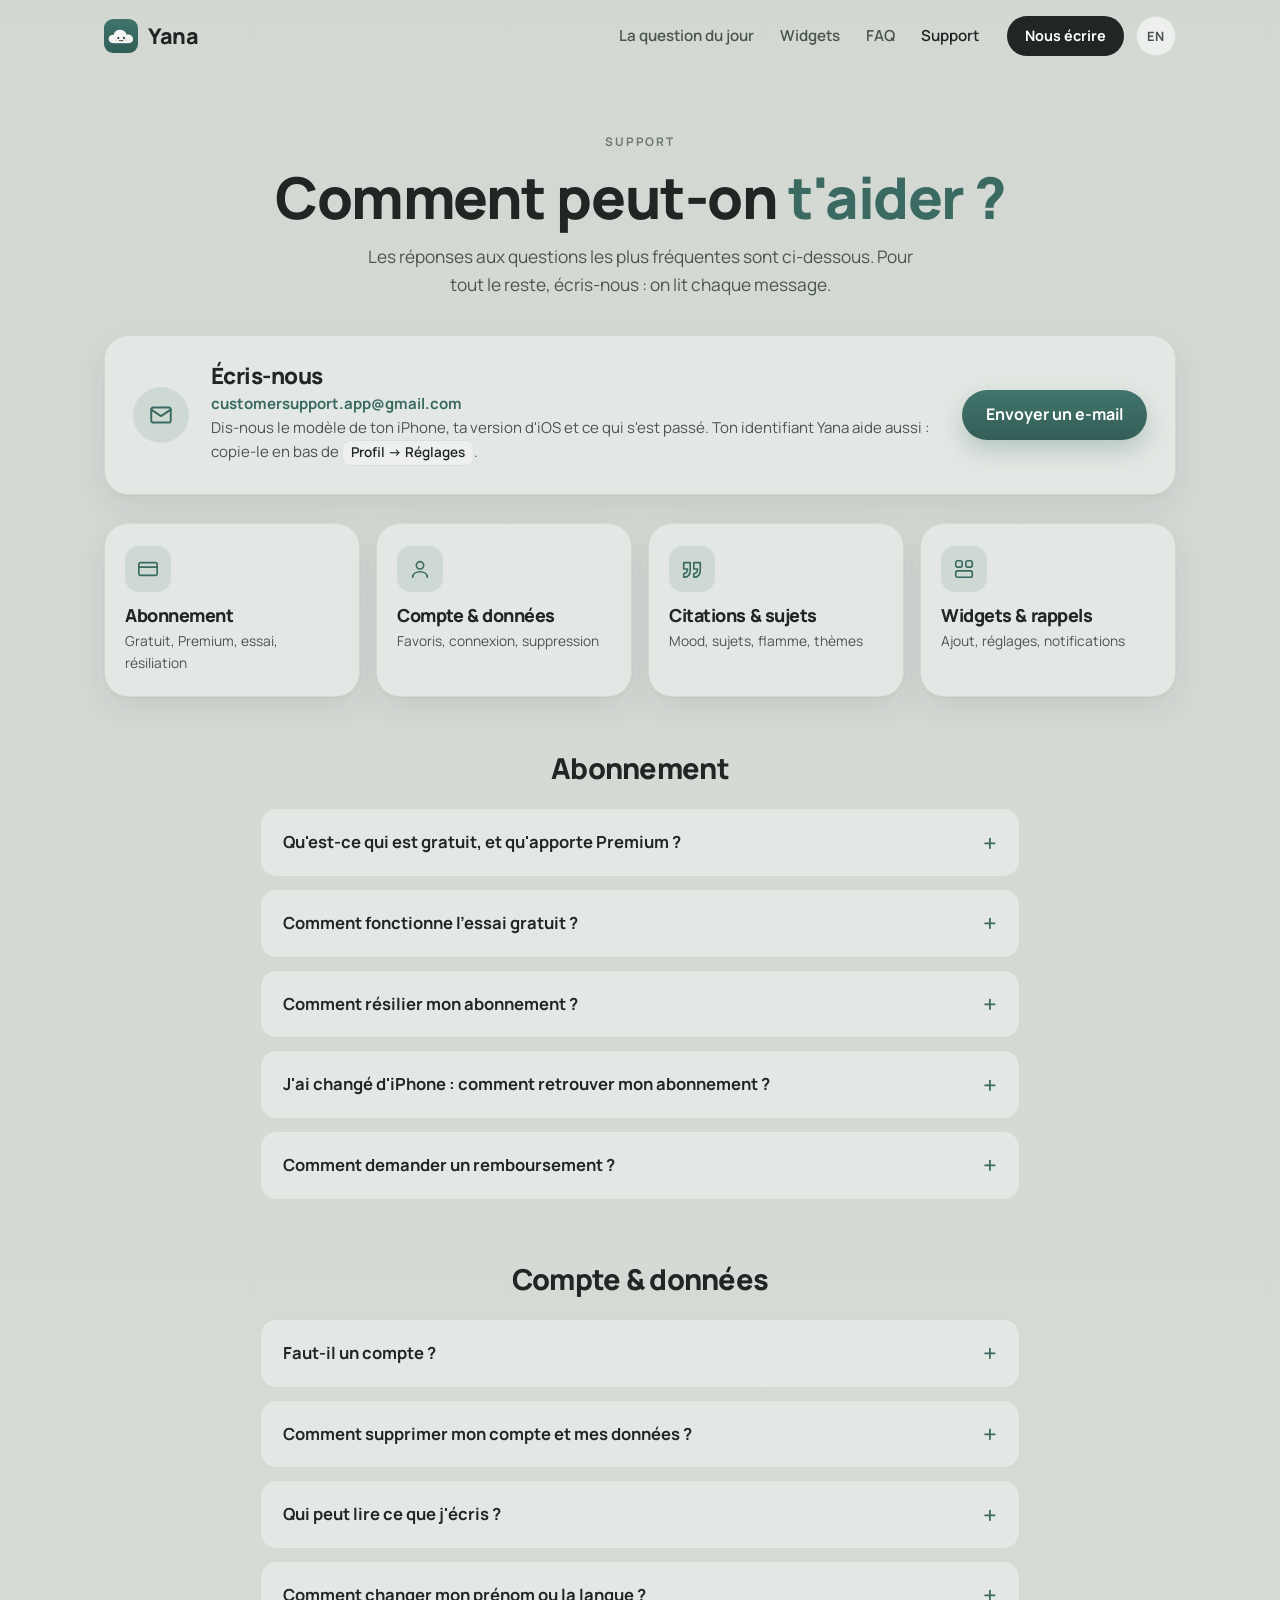
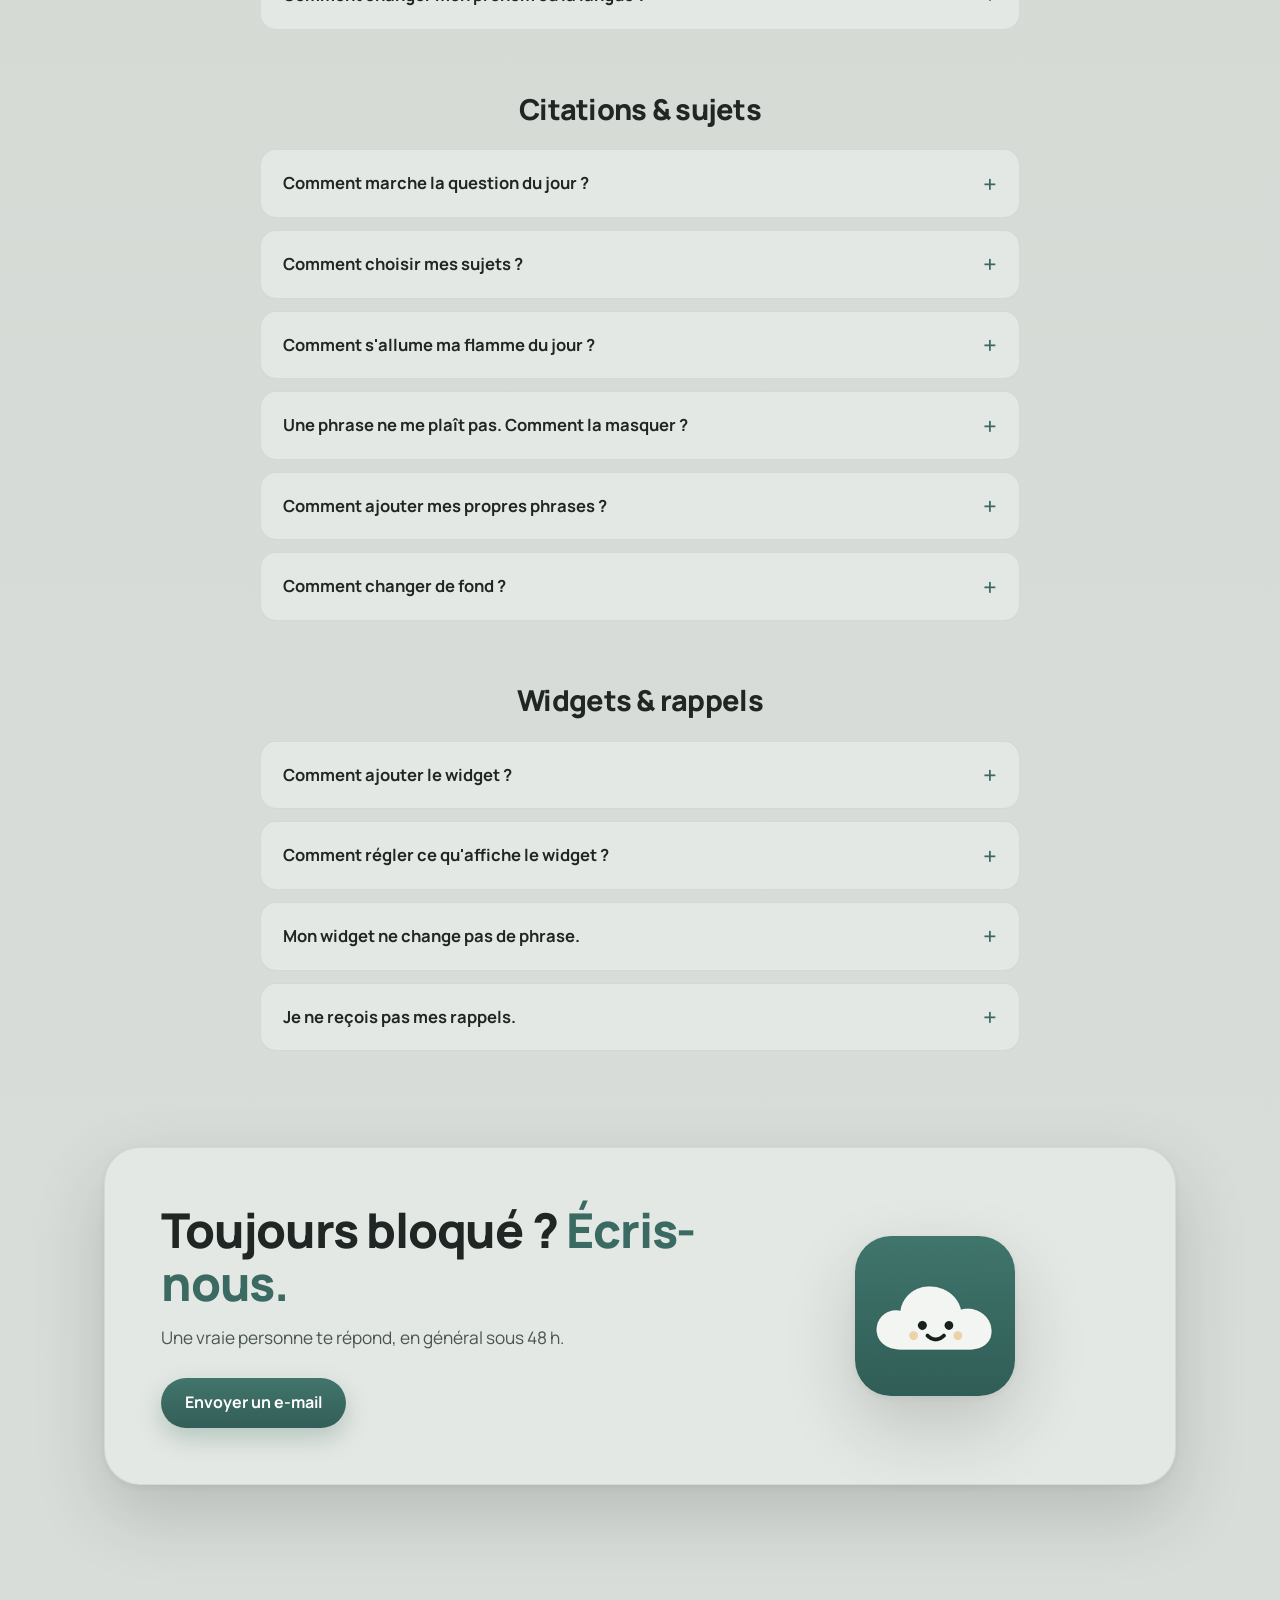
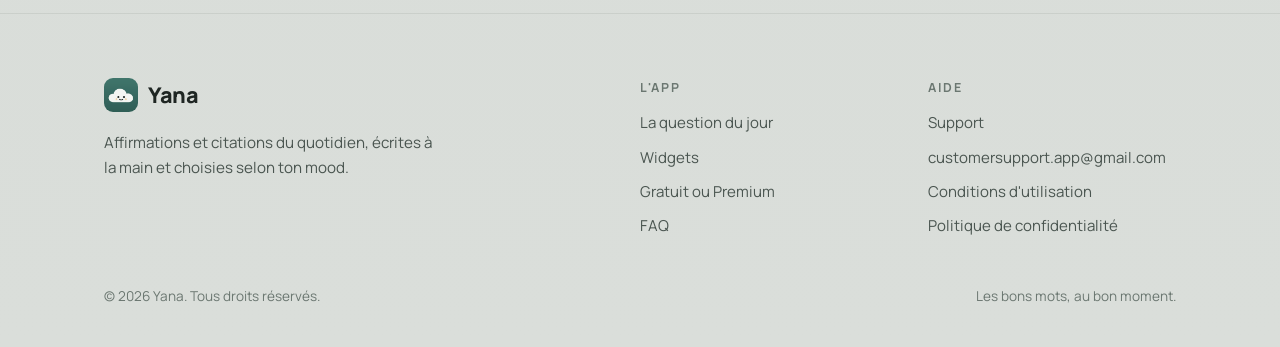
<file: fr/support.html>
<!DOCTYPE html>
<!-- Fichier généré par scripts/build.py depuis src/support.html : ne pas modifier ici. -->
<html lang="fr">
<head>
<meta charset="UTF-8">
<meta name="viewport" content="width=device-width, initial-scale=1.0">
<title>Aide et support — Yana</title>
<meta name="description" content="Support Yana : abonnement, compte, citations et sujets, widgets et rappels. Écris-nous à customersupport.app@gmail.com.">
<meta name="theme-color" content="#D3D8D3">
<link rel="canonical" href="https://www.heyyana.com/fr/support">
<link rel="alternate" hreflang="en" href="https://www.heyyana.com/support">
<link rel="alternate" hreflang="fr" href="https://www.heyyana.com/fr/support">
<link rel="alternate" hreflang="x-default" href="https://www.heyyana.com/support">
<meta property="og:type" content="website">
<meta property="og:site_name" content="Yana">
<meta property="og:url" content="https://www.heyyana.com/fr/support">
<meta property="og:title" content="Aide et support — Yana">
<meta property="og:description" content="Support Yana : abonnement, compte, citations et sujets, widgets et rappels. Écris-nous à customersupport.app@gmail.com.">
<meta property="og:image" content="https://www.heyyana.com/assets/og-fr.jpg">
<meta property="og:image:width" content="1200">
<meta property="og:image:height" content="630">
<meta property="og:locale" content="fr_FR">
<meta property="og:locale:alternate" content="en_US">
<meta name="twitter:card" content="summary_large_image">
<meta name="twitter:title" content="Aide et support — Yana">
<meta name="twitter:description" content="Support Yana : abonnement, compte, citations et sujets, widgets et rappels. Écris-nous à customersupport.app@gmail.com.">
<meta name="twitter:image" content="https://www.heyyana.com/assets/og-fr.jpg">
<link rel="icon" type="image/png" href="/assets/favicon.png">
<link rel="apple-touch-icon" href="/assets/apple-touch-icon.png">
<link rel="preconnect" href="https://fonts.googleapis.com">
<link rel="preconnect" href="https://fonts.gstatic.com" crossorigin>
<link href="https://fonts.googleapis.com/css2?family=Manrope:wght@400;500;600;700;800&display=swap" rel="stylesheet">
<link rel="stylesheet" href="/styles.css">
</head>
<body>

<header class="site-header">
  <div class="container header-inner">
    <a href="/fr" class="logo" aria-label="Yana"><img src="/assets/icon.png" alt="" width="34" height="34">Yana</a>
    <nav class="nav" aria-label="Main">
      <a href="/fr#mood">La question du jour</a>
      <a href="/fr#widgets">Widgets</a>
      <a href="/fr#faq">FAQ</a>
      <a href="/fr/support" aria-current="page">Support</a>
    </nav>
    <div class="header-actions">
      <a href="mailto:customersupport.app@gmail.com" class="btn btn-ink btn-sm">Nous écrire</a>
      <a id="lang-toggle" class="lang-toggle" href="/support" hreflang="en" lang="en">EN</a>
    </div>
  </div>
</header>

<main>
  <section class="page-hero">
    <div class="container">
      <span class="eyebrow">Support</span>
      <h1>Comment peut-on <em>t'aider ?</em></h1>
      <p>Les réponses aux questions les plus fréquentes sont ci-dessous. Pour tout le reste, écris-nous : on lit chaque message.</p>
    </div>
  </section>

  <div class="container">
    <div class="card contact-card">
      <span class="ic"><svg viewBox="0 0 24 24" fill="none" stroke="currentColor" stroke-width="1.8" stroke-linecap="round" stroke-linejoin="round"><rect x="3" y="5" width="18" height="14" rx="2"/><path d="M3 7l9 6 9-6"/></svg></span>
      <div class="txt">
        <h2>Écris-nous</h2>
        <p><a class="mail" href="mailto:customersupport.app@gmail.com">customersupport.app@gmail.com</a></p>
        <p>Dis-nous le modèle de ton iPhone, ta version d'iOS et ce qui s'est passé. Ton identifiant Yana aide aussi : copie-le en bas de <span class="kbd">Profil → Réglages</span>.</p>
      </div>
      <a href="mailto:customersupport.app@gmail.com?subject=Yana%20support" class="btn btn-accent">Envoyer un e-mail</a>
    </div>

    <div class="topics">
      <a href="#subscription" class="card topic">
        <div class="feature-icon"><svg viewBox="0 0 24 24" fill="none" stroke="currentColor" stroke-width="1.8" stroke-linecap="round" stroke-linejoin="round"><rect x="2" y="5" width="20" height="14" rx="2"/><path d="M2 10h20"/></svg></div>
        <h3>Abonnement</h3>
        <p>Gratuit, Premium, essai, résiliation</p>
      </a>
      <a href="#account" class="card topic">
        <div class="feature-icon"><svg viewBox="0 0 24 24" fill="none" stroke="currentColor" stroke-width="1.8" stroke-linecap="round" stroke-linejoin="round"><circle cx="12" cy="8" r="4"/><path d="M4 21c0-4 4-6 8-6s8 2 8 6"/></svg></div>
        <h3>Compte & données</h3>
        <p>Favoris, connexion, suppression</p>
      </a>
      <a href="#quotes" class="card topic">
        <div class="feature-icon"><svg viewBox="0 0 24 24" fill="none" stroke="currentColor" stroke-width="1.8" stroke-linecap="round" stroke-linejoin="round"><path d="M3 21c3 0 7-1 7-8V5H3v7h4c0 4-2 5-4 5z"/><path d="M14 21c3 0 7-1 7-8V5h-7v7h4c0 4-2 5-4 5z"/></svg></div>
        <h3>Citations & sujets</h3>
        <p>Mood, sujets, flamme, thèmes</p>
      </a>
      <a href="#widgets" class="card topic">
        <div class="feature-icon"><svg viewBox="0 0 24 24" fill="none" stroke="currentColor" stroke-width="1.8" stroke-linecap="round" stroke-linejoin="round"><rect x="3" y="3" width="7" height="7" rx="2"/><rect x="14" y="3" width="7" height="7" rx="2"/><rect x="3" y="14" width="18" height="7" rx="2"/></svg></div>
        <h3>Widgets & rappels</h3>
        <p>Ajout, réglages, notifications</p>
      </a>
    </div>
  </div>

  <!-- Abonnement -->
  <section id="subscription" class="support-section">
    <div class="container">
      <h2>Abonnement</h2>
      <div class="faq-list">
        <details class="faq-item">
          <summary>Qu'est-ce qui est gratuit, et qu'apporte Premium ?</summary>
          <div class="answer">
            <p>Sans abonnement, Yana reste ouverte avec 3 sujets (Confiance, Stress &amp; anxiété, Moments difficiles), la question du jour, les widgets, les rappels, tes favoris, tes propres phrases, les thèmes unis et deux thèmes photo.</p>
            <p>Yana Premium ouvre les 31 sujets, les sélections (Affirmations, Citations courtes, Grands auteurs), tous les thèmes et ta propre photo en fond. Ce qui est réservé porte un badge « Premium ».</p>
          </div>
        </details>
        <details class="faq-item">
          <summary>Comment fonctionne l'essai gratuit ?</summary>
          <div class="answer">
            <p>Les formules mensuelle et annuelle commencent par 7 jours d'essai gratuit, gérés par l'App Store. Yana te prévient la veille de la fin de l'essai. Sans résiliation au moins 24 h avant la fin, l'abonnement démarre automatiquement.</p>
            <p>L'essai est valable une seule fois par identifiant Apple. S'il ne s'affiche pas sur le paywall, c'est que ton compte Apple en a déjà profité.</p>
          </div>
        </details>
        <details class="faq-item">
          <summary>Comment résilier mon abonnement ?</summary>
          <div class="answer">
            <p>Les abonnements passent par Apple. Depuis Yana : <span class="kbd">Profil → Réglages → Gérer mon abonnement</span>. Ou depuis ton iPhone :</p>
            <ol class="steps-inline">
              <li>Ouvre <span class="kbd">Réglages</span> et touche ton nom.</li>
              <li>Touche <span class="kbd">Abonnements</span>, puis <span class="kbd">Yana</span>.</li>
              <li>Touche <span class="kbd">Annuler l'abonnement</span>.</li>
            </ol>
            <p>Tu gardes Premium jusqu'à la fin de la période déjà payée, puis Yana passe en version gratuite : rien n'est effacé.</p>
          </div>
        </details>
        <details class="faq-item">
          <summary>J'ai changé d'iPhone : comment retrouver mon abonnement ?</summary>
          <div class="answer"><p>Connecte-toi avec le même identifiant Apple, puis touche <span class="kbd">Profil → Réglages → Restaurer mes achats</span>. Le bouton « Restaurer » est aussi sur le paywall.</p></div>
        </details>
        <details class="faq-item">
          <summary>Comment demander un remboursement ?</summary>
          <div class="answer"><p>Les paiements sont encaissés par Apple, qui traite aussi les remboursements. Fais ta demande sur <a href="https://reportaproblem.apple.com">reportaproblem.apple.com</a>.</p></div>
        </details>
      </div>
    </div>
  </section>

  <!-- Compte -->
  <section id="account" class="support-section">
    <div class="container">
      <h2>Compte & données</h2>
      <div class="faq-list">
        <details class="faq-item">
          <summary>Faut-il un compte ?</summary>
          <div class="answer"><p>Non. Yana crée un compte invité sur ton iPhone, sans email. Pour retrouver tes favoris, tes sujets et tes propres phrases sur un autre appareil, relie-le à Apple ou Google : <span class="kbd">Profil → Réglages → Protège tes favoris</span>.</p></div>
        </details>
        <details class="faq-item">
          <summary>Comment supprimer mon compte et mes données ?</summary>
          <div class="answer">
            <p>Dans l'app : <span class="kbd">Profil → Réglages → Supprimer mon compte</span>. Ton compte, ton prénom, tes favoris, tes sujets et tes propres phrases sont effacés, tout de suite et pour de bon. Supprimer ton compte ne résilie pas ton abonnement Apple : résilie-le d'abord.</p>
            <p>Tu ne peux plus ouvrir l'app ? Écris-nous à <a href="mailto:customersupport.app@gmail.com">customersupport.app@gmail.com</a> et on s'en occupe.</p>
          </div>
        </details>
        <details class="faq-item">
          <summary>Qui peut lire ce que j'écris ?</summary>
          <div class="answer"><p>Personne. Tes propres phrases sont gardées pour toi, jamais lues, jamais traitées par une IA. Ta réponse à la question du jour reste sur ton téléphone. Tout est détaillé dans la <a href="https://stephanenkengue.github.io/Yana-legal/privacy.html">politique de confidentialité</a>.</p></div>
        </details>
        <details class="faq-item">
          <summary>Comment changer mon prénom ou la langue ?</summary>
          <div class="answer"><p>Dans <span class="kbd">Profil → Réglages</span> : prénom, rappels, contenu masqué et langue (français ou anglais). Les citations suivent la langue de l'app.</p></div>
        </details>
      </div>
    </div>
  </section>

  <!-- Citations -->
  <section id="quotes" class="support-section">
    <div class="container">
      <h2>Citations & sujets</h2>
      <div class="faq-list">
        <details class="faq-item">
          <summary>Comment marche la question du jour ?</summary>
          <div class="answer"><p>À la première ouverture de la journée, Yana te demande comment tu arrives. Ton fil commence par 8 phrases des sujets qui vont avec ta réponse, et une phrase sur trois de tes widgets et rappels suit ton mood jusqu'au soir. Pour changer de réponse, touche la pastille en haut du fil. En version gratuite, seuls les moods liés aux sujets gratuits changent ton fil.</p></div>
        </details>
        <details class="faq-item">
          <summary>Comment choisir mes sujets ?</summary>
          <div class="answer"><p>Touche l'icône des sujets en bas à gauche du fil, puis <span class="kbd">Modifier</span> pour suivre ou ne plus suivre un sujet. Toucher un sujet l'ouvre seul, pour le lire à part.</p></div>
        </details>
        <details class="faq-item">
          <summary>Comment s'allume ma flamme du jour ?</summary>
          <div class="answer"><p>Aime (cœur) 5 phrases différentes dans ton fil. Chaque jour où ta flamme s'allume compte pour ta série, et un jour manqué par semaine est pardonné. Retirer un favori ne retire rien.</p></div>
        </details>
        <details class="faq-item">
          <summary>Une phrase ne me plaît pas. Comment la masquer ?</summary>
          <div class="answer"><p>Fais un appui long sur la phrase et touche « Je n'aime pas » : elle ne reviendra plus. Tu la retrouves dans <span class="kbd">Profil → Réglages → Contenu masqué</span> si tu changes d'avis.</p></div>
        </details>
        <details class="faq-item">
          <summary>Comment ajouter mes propres phrases ?</summary>
          <div class="answer"><p>Dans l'écran des sujets, touche <span class="kbd">Mes propres citations</span>. Ajoute-les une à une ou importe-en plusieurs, une par ligne. Elles entrent dans ton fil, tes rappels et tes widgets.</p></div>
        </details>
        <details class="faq-item">
          <summary>Comment changer de fond ?</summary>
          <div class="answer"><p>Touche l'icône image en bas à droite du fil. Choisis un rayon (Mer &amp; ciel, Nature, Saisons, Cocon, Force…), touche « Surprends-moi » pour un thème au hasard, ou garde tes préférés d'un appui long. « Ma photo » met une photo de ta galerie en fond.</p></div>
        </details>
      </div>
    </div>
  </section>

  <!-- Widgets -->
  <section id="widgets" class="support-section">
    <div class="container">
      <h2>Widgets & rappels</h2>
      <div class="faq-list">
        <details class="faq-item">
          <summary>Comment ajouter le widget ?</summary>
          <div class="answer">
            <ol class="steps-inline">
              <li>Appui long sur l'écran d'accueil (ou l'écran verrouillé, puis <span class="kbd">Personnaliser</span>).</li>
              <li>Touche <span class="kbd">+</span> ou <span class="kbd">Modifier → Ajouter un widget</span>.</li>
              <li>Cherche « Yana », choisis une taille et touche <span class="kbd">Ajouter le widget</span>.</li>
            </ol>
            <p>Le guide est aussi dans l'app : <span class="kbd">Profil → Widgets d'accueil → Comment ajouter le widget</span>.</p>
          </div>
        </details>
        <details class="faq-item">
          <summary>Comment régler ce qu'affiche le widget ?</summary>
          <div class="answer"><p>Dans <span class="kbd">Profil → Widgets d'accueil</span> ou <span class="kbd">Écran verrouillé</span> : le sujet (tes sujets, un sujet, tes favoris, tes propres phrases), le rythme (de chaque heure à jamais), le fond et la police. Pour masquer les boutons sur un seul widget : appui long sur le widget → <span class="kbd">Modifier le widget</span>.</p></div>
        </details>
        <details class="faq-item">
          <summary>Mon widget ne change pas de phrase.</summary>
          <div class="answer"><p>Ouvre Yana une fois : l'app met à jour le contenu que lit le widget. Vérifie aussi son rythme dans <span class="kbd">Profil → Widgets d'accueil → Actualiser</span>. iOS peut retarder un peu les mises à jour quand la batterie est faible.</p></div>
        </details>
        <details class="faq-item">
          <summary>Je ne reçois pas mes rappels.</summary>
          <div class="answer">
            <ol class="steps-inline">
              <li>Ouvre <span class="kbd">Réglages → Notifications → Yana</span> et active « Autoriser les notifications ».</li>
              <li>Vérifie qu'un mode Concentration ne bloque pas Yana.</li>
              <li>Dans Yana, ouvre <span class="kbd">Profil → Rappels</span> : nombre par jour, heure de début et heure de fin.</li>
            </ol>
          </div>
        </details>
      </div>
    </div>
  </section>

  <section class="final-cta">
    <div class="container">
      <div class="final-card">
        <div>
          <h2>Toujours bloqué ? <em>Écris-nous.</em></h2>
          <p>Une vraie personne te répond, en général sous 48 h.</p>
          <a href="mailto:customersupport.app@gmail.com?subject=Yana%20support" class="btn btn-accent">Envoyer un e-mail</a>
        </div>
        <div class="final-visual">
          <img src="/assets/icon.png" alt="" width="160" height="160" loading="lazy" style="border-radius:36px;box-shadow:var(--shadow-lg)">
        </div>
      </div>
    </div>
  </section>

</main>

<footer class="site-footer">
  <div class="container">
    <div class="footer-grid">
      <div class="footer-brand">
        <a href="/fr" class="logo"><img src="/assets/icon.png" alt="" width="34" height="34">Yana</a>
        <p>Affirmations et citations du quotidien, écrites à la main et choisies selon ton mood.</p>
      </div>
      <div class="footer-col">
        <h4>L'app</h4>
        <a href="/fr#mood">La question du jour</a>
        <a href="/fr#widgets">Widgets</a>
        <a href="/fr#pricing">Gratuit ou Premium</a>
        <a href="/fr#faq">FAQ</a>
      </div>
      <div class="footer-col">
        <h4>Aide</h4>
        <a href="/fr/support">Support</a>
        <a href="mailto:customersupport.app@gmail.com">customersupport.app@gmail.com</a>
        <a href="https://stephanenkengue.github.io/Yana-legal/terms.html">Conditions d'utilisation</a>
        <a href="https://stephanenkengue.github.io/Yana-legal/privacy.html">Politique de confidentialité</a>
      </div>
    </div>
    <div class="footer-bottom">
      <span>&copy; 2026 Yana. <span>Tous droits réservés.</span></span>
      <span>Les bons mots, au bon moment.</span>
    </div>
  </div>
</footer>

<script type="application/ld+json">
{
 "@context": "https://schema.org",
 "@graph": [
  {
   "@type": "WebSite",
   "@id": "https://www.heyyana.com/#website",
   "name": "Yana",
   "url": "https://www.heyyana.com/",
   "inLanguage": [
    "en",
    "fr"
   ]
  },
  {
   "@type": "MobileApplication",
   "@id": "https://www.heyyana.com/#app",
   "name": "Yana",
   "operatingSystem": "iOS 17.0+",
   "applicationCategory": "LifestyleApplication",
   "description": "Yana est une app d'affirmations et de citations du quotidien pour iPhone. Une question sur ton mood ouvre ton fil sur les phrases qu'il te faut ; affirmations, maximes et citations écrites à la main, dans tes widgets d'écran d'accueil et d'écran verrouillé.",
   "inLanguage": [
    "en",
    "fr"
   ],
   "image": "https://www.heyyana.com/assets/icon.png",
   "url": "https://www.heyyana.com/fr"
  },
  {
   "@type": "FAQPage",
   "@id": "https://www.heyyana.com/fr/support#faq",
   "inLanguage": "fr",
   "mainEntity": [
    {
     "@type": "Question",
     "name": "Qu'est-ce qui est gratuit, et qu'apporte Premium ?",
     "acceptedAnswer": {
      "@type": "Answer",
      "text": "Sans abonnement, Yana reste ouverte avec 3 sujets (Confiance, Stress & anxiété, Moments difficiles), la question du jour, les widgets, les rappels, tes favoris, tes propres phrases, les thèmes unis et deux thèmes photo. Yana Premium ouvre les 31 sujets, les sélections (Affirmations, Citations courtes, Grands auteurs), tous les thèmes et ta propre photo en fond. Ce qui est réservé porte un badge « Premium »."
     }
    },
    {
     "@type": "Question",
     "name": "Comment fonctionne l'essai gratuit ?",
     "acceptedAnswer": {
      "@type": "Answer",
      "text": "Les formules mensuelle et annuelle commencent par 7 jours d'essai gratuit, gérés par l'App Store. Yana te prévient la veille de la fin de l'essai. Sans résiliation au moins 24 h avant la fin, l'abonnement démarre automatiquement. L'essai est valable une seule fois par identifiant Apple. S'il ne s'affiche pas sur le paywall, c'est que ton compte Apple en a déjà profité."
     }
    },
    {
     "@type": "Question",
     "name": "Comment résilier mon abonnement ?",
     "acceptedAnswer": {
      "@type": "Answer",
      "text": "Les abonnements passent par Apple. Depuis Yana : Profil → Réglages → Gérer mon abonnement . Ou depuis ton iPhone : Ouvre Réglages et touche ton nom. Touche Abonnements , puis Yana . Touche Annuler l'abonnement . Tu gardes Premium jusqu'à la fin de la période déjà payée, puis Yana passe en version gratuite : rien n'est effacé."
     }
    },
    {
     "@type": "Question",
     "name": "J'ai changé d'iPhone : comment retrouver mon abonnement ?",
     "acceptedAnswer": {
      "@type": "Answer",
      "text": "Connecte-toi avec le même identifiant Apple, puis touche Profil → Réglages → Restaurer mes achats . Le bouton « Restaurer » est aussi sur le paywall."
     }
    },
    {
     "@type": "Question",
     "name": "Comment demander un remboursement ?",
     "acceptedAnswer": {
      "@type": "Answer",
      "text": "Les paiements sont encaissés par Apple, qui traite aussi les remboursements. Fais ta demande sur reportaproblem.apple.com ."
     }
    },
    {
     "@type": "Question",
     "name": "Faut-il un compte ?",
     "acceptedAnswer": {
      "@type": "Answer",
      "text": "Non. Yana crée un compte invité sur ton iPhone, sans email. Pour retrouver tes favoris, tes sujets et tes propres phrases sur un autre appareil, relie-le à Apple ou Google : Profil → Réglages → Protège tes favoris ."
     }
    },
    {
     "@type": "Question",
     "name": "Comment supprimer mon compte et mes données ?",
     "acceptedAnswer": {
      "@type": "Answer",
      "text": "Dans l'app : Profil → Réglages → Supprimer mon compte . Ton compte, ton prénom, tes favoris, tes sujets et tes propres phrases sont effacés, tout de suite et pour de bon. Supprimer ton compte ne résilie pas ton abonnement Apple : résilie-le d'abord. Tu ne peux plus ouvrir l'app ? Écris-nous à customersupport.app@gmail.com et on s'en occupe."
     }
    },
    {
     "@type": "Question",
     "name": "Qui peut lire ce que j'écris ?",
     "acceptedAnswer": {
      "@type": "Answer",
      "text": "Personne. Tes propres phrases sont gardées pour toi, jamais lues, jamais traitées par une IA. Ta réponse à la question du jour reste sur ton téléphone. Tout est détaillé dans la politique de confidentialité ."
     }
    },
    {
     "@type": "Question",
     "name": "Comment changer mon prénom ou la langue ?",
     "acceptedAnswer": {
      "@type": "Answer",
      "text": "Dans Profil → Réglages : prénom, rappels, contenu masqué et langue (français ou anglais). Les citations suivent la langue de l'app."
     }
    },
    {
     "@type": "Question",
     "name": "Comment marche la question du jour ?",
     "acceptedAnswer": {
      "@type": "Answer",
      "text": "À la première ouverture de la journée, Yana te demande comment tu arrives. Ton fil commence par 8 phrases des sujets qui vont avec ta réponse, et une phrase sur trois de tes widgets et rappels suit ton mood jusqu'au soir. Pour changer de réponse, touche la pastille en haut du fil. En version gratuite, seuls les moods liés aux sujets gratuits changent ton fil."
     }
    },
    {
     "@type": "Question",
     "name": "Comment choisir mes sujets ?",
     "acceptedAnswer": {
      "@type": "Answer",
      "text": "Touche l'icône des sujets en bas à gauche du fil, puis Modifier pour suivre ou ne plus suivre un sujet. Toucher un sujet l'ouvre seul, pour le lire à part."
     }
    },
    {
     "@type": "Question",
     "name": "Comment s'allume ma flamme du jour ?",
     "acceptedAnswer": {
      "@type": "Answer",
      "text": "Aime (cœur) 5 phrases différentes dans ton fil. Chaque jour où ta flamme s'allume compte pour ta série, et un jour manqué par semaine est pardonné. Retirer un favori ne retire rien."
     }
    },
    {
     "@type": "Question",
     "name": "Une phrase ne me plaît pas. Comment la masquer ?",
     "acceptedAnswer": {
      "@type": "Answer",
      "text": "Fais un appui long sur la phrase et touche « Je n'aime pas » : elle ne reviendra plus. Tu la retrouves dans Profil → Réglages → Contenu masqué si tu changes d'avis."
     }
    },
    {
     "@type": "Question",
     "name": "Comment ajouter mes propres phrases ?",
     "acceptedAnswer": {
      "@type": "Answer",
      "text": "Dans l'écran des sujets, touche Mes propres citations . Ajoute-les une à une ou importe-en plusieurs, une par ligne. Elles entrent dans ton fil, tes rappels et tes widgets."
     }
    },
    {
     "@type": "Question",
     "name": "Comment changer de fond ?",
     "acceptedAnswer": {
      "@type": "Answer",
      "text": "Touche l'icône image en bas à droite du fil. Choisis un rayon (Mer & ciel, Nature, Saisons, Cocon, Force…), touche « Surprends-moi » pour un thème au hasard, ou garde tes préférés d'un appui long. « Ma photo » met une photo de ta galerie en fond."
     }
    },
    {
     "@type": "Question",
     "name": "Comment ajouter le widget ?",
     "acceptedAnswer": {
      "@type": "Answer",
      "text": "Appui long sur l'écran d'accueil (ou l'écran verrouillé, puis Personnaliser ). Touche + ou Modifier → Ajouter un widget . Cherche « Yana », choisis une taille et touche Ajouter le widget . Le guide est aussi dans l'app : Profil → Widgets d'accueil → Comment ajouter le widget ."
     }
    },
    {
     "@type": "Question",
     "name": "Comment régler ce qu'affiche le widget ?",
     "acceptedAnswer": {
      "@type": "Answer",
      "text": "Dans Profil → Widgets d'accueil ou Écran verrouillé : le sujet (tes sujets, un sujet, tes favoris, tes propres phrases), le rythme (de chaque heure à jamais), le fond et la police. Pour masquer les boutons sur un seul widget : appui long sur le widget → Modifier le widget ."
     }
    },
    {
     "@type": "Question",
     "name": "Mon widget ne change pas de phrase.",
     "acceptedAnswer": {
      "@type": "Answer",
      "text": "Ouvre Yana une fois : l'app met à jour le contenu que lit le widget. Vérifie aussi son rythme dans Profil → Widgets d'accueil → Actualiser . iOS peut retarder un peu les mises à jour quand la batterie est faible."
     }
    },
    {
     "@type": "Question",
     "name": "Je ne reçois pas mes rappels.",
     "acceptedAnswer": {
      "@type": "Answer",
      "text": "Ouvre Réglages → Notifications → Yana et active « Autoriser les notifications ». Vérifie qu'un mode Concentration ne bloque pas Yana. Dans Yana, ouvre Profil → Rappels : nombre par jour, heure de début et heure de fin."
     }
    }
   ]
  }
 ]
}
</script>
<script src="/script.js"></script>
</body>
</html>
</file>
<file: styles.css>
/* Yana — charte « Origine » de l'app iOS (Utils/Theme.swift, 2026-11-24) :
   gris-vert mat, encre, accent sauge, miel réservé à Premium, Manrope. */
:root {
  --bg-top: #D3D8D3;
  --bg-bottom: #DADEDA;
  --card: #E4E8E4;
  --card-strong: #EDF0ED;
  --ink: #1F2623;
  --text: #1F2623;
  --text-2: #4A5550;
  --muted: #6B7771;
  --accent: #3A6A62;
  --accent-top: #42756C;
  --accent-bottom: #335E57;
  --accent-soft: rgba(58, 106, 98, 0.12);
  --honey-top: #F4D38E;
  --honey-bottom: #E6B467;
  --night: #1F2623;
  --night-2: #2A332F;
  --border: rgba(31, 38, 35, 0.08);
  --shadow-ink: 31, 38, 35;

  --font: "Manrope", -apple-system, BlinkMacSystemFont, "Segoe UI", Roboto, Helvetica, Arial, sans-serif;

  --radius: 24px;
  --radius-sm: 16px;
  --shadow: 0 1px 2px rgba(var(--shadow-ink), 0.04), 0 12px 32px rgba(var(--shadow-ink), 0.08);
  --shadow-lg: 0 2px 6px rgba(var(--shadow-ink), 0.06), 0 30px 70px rgba(var(--shadow-ink), 0.18);
}

* { box-sizing: border-box; margin: 0; padding: 0; }

html { scroll-behavior: smooth; scroll-padding-top: 84px; }

body {
  font-family: var(--font);
  color: var(--text);
  line-height: 1.6;
  background: linear-gradient(180deg, var(--bg-top) 0%, var(--bg-bottom) 100%);
  background-color: var(--bg-bottom);
  min-height: 100vh;
  -webkit-font-smoothing: antialiased;
  overflow-x: hidden;
}

img { max-width: 100%; height: auto; display: block; }
a { color: inherit; text-decoration: none; }
button { font: inherit; }

.container { max-width: 1120px; margin: 0 auto; padding: 0 24px; }

h1, h2, h3 { font-weight: 800; letter-spacing: -0.025em; line-height: 1.1; }
em { font-style: normal; color: var(--accent); }

.eyebrow {
  display: inline-block;
  font-size: 0.74rem;
  font-weight: 700;
  letter-spacing: 0.16em;
  text-transform: uppercase;
  color: var(--muted);
  margin-bottom: 14px;
}

.visually-hidden {
  position: absolute; width: 1px; height: 1px; overflow: hidden;
  clip: rect(0 0 0 0); clip-path: inset(50%); white-space: nowrap;
}

/* ---------- En-tête ---------- */
.site-header {
  position: sticky; top: 0; z-index: 50;
  transition: background 0.25s, box-shadow 0.25s;
}
.site-header.scrolled {
  background: rgba(218, 222, 218, 0.82);
  -webkit-backdrop-filter: blur(14px); backdrop-filter: blur(14px);
  box-shadow: 0 1px 0 var(--border);
}
.header-inner { display: flex; align-items: center; gap: 28px; height: 72px; }
.logo { display: inline-flex; align-items: center; gap: 10px; font-weight: 800; font-size: 1.35rem; letter-spacing: -0.02em; }
.logo img { width: 34px; height: 34px; border-radius: 9px; }
.nav { display: flex; gap: 26px; margin-left: auto; font-size: 0.95rem; font-weight: 600; color: var(--text-2); }
.nav a:hover, .nav a[aria-current="page"] { color: var(--ink); }
.header-actions { display: flex; align-items: center; gap: 12px; }
.lang-toggle {
  font-size: 0.8rem; font-weight: 700; letter-spacing: 0.08em; color: var(--text-2);
  width: 40px; height: 40px; display: grid; place-items: center; border-radius: 50%;
  border: 1px solid var(--border); background: var(--card-strong);
}
.lang-toggle:hover { color: var(--ink); }

/* ---------- Boutons ---------- */
.btn {
  display: inline-flex; align-items: center; justify-content: center; gap: 8px;
  min-height: 50px; padding: 0 24px; border-radius: 999px; border: 0;
  font-weight: 700; font-size: 1rem; cursor: pointer; white-space: nowrap;
  transition: transform 0.15s, box-shadow 0.2s, opacity 0.2s;
}
.btn:active { transform: scale(0.98); }
.btn:disabled { opacity: 0.6; cursor: default; }
.btn-sm { min-height: 40px; padding: 0 18px; font-size: 0.9rem; }
.btn-ink { background: var(--ink); color: #fff; }
.btn-accent {
  background: linear-gradient(180deg, var(--accent-top), var(--accent-bottom)); color: #fff;
  box-shadow: 0 10px 24px rgba(58, 106, 98, 0.28);
}
.btn-ghost { background: transparent; color: var(--ink); border: 1px solid rgba(31, 38, 35, 0.18); }

.store-badge {
  display: inline-flex; align-items: center; gap: 10px;
  background: var(--ink); color: #fff; border-radius: 14px; padding: 10px 18px 10px 14px;
}
.store-badge svg { width: 26px; height: 26px; flex: none; }
.store-badge .sb-small { display: block; font-size: 0.68rem; opacity: 0.75; line-height: 1.2; }
.store-badge .sb-big { display: block; font-size: 1.12rem; font-weight: 700; line-height: 1.2; letter-spacing: -0.01em; }
.store-badge[aria-disabled="true"] { cursor: default; }

.cta-note { display: flex; align-items: center; gap: 8px; font-size: 0.86rem; color: var(--text-2); margin-top: 14px; }
.dot-pulse { width: 8px; height: 8px; border-radius: 50%; background: var(--accent); animation: pulse 2s infinite; }
@keyframes pulse { 0% { box-shadow: 0 0 0 0 rgba(58, 106, 98, 0.45); } 70% { box-shadow: 0 0 0 10px rgba(58, 106, 98, 0); } 100% { box-shadow: 0 0 0 0 rgba(58, 106, 98, 0); } }

/* ---------- Liste d'attente ---------- */
.waitlist { margin-bottom: 18px; max-width: 520px; }
.waitlist-row { display: flex; gap: 10px; }
.waitlist-row input, .signup-form input[type="email"] {
  flex: 1; min-width: 0; min-height: 50px; padding: 0 20px; border-radius: 999px;
  border: 1px solid rgba(31, 38, 35, 0.14); background: var(--card-strong); color: var(--ink); font: inherit;
}
.waitlist-row input:focus, .signup-form input[type="email"]:focus { outline: 2px solid var(--accent); outline-offset: 1px; }
.signup-consent { display: flex; gap: 10px; align-items: flex-start; font-size: 0.82rem; color: var(--text-2); margin-top: 12px; text-align: left; cursor: pointer; }
.signup-consent input { margin-top: 3px; accent-color: var(--accent); }
.signup-msg { font-size: 0.86rem; color: var(--accent); min-height: 1.3em; margin-top: 6px; }
.waitlist-done { font-weight: 700; color: var(--accent); padding: 14px 0; }
.signup-trap { position: absolute; left: -9999px; width: 1px; height: 1px; opacity: 0; }

/* ---------- Hero ---------- */
.hero { padding: 48px 0 72px; }
.hero-grid { display: grid; grid-template-columns: 1.1fr 0.9fr; gap: 48px; align-items: center; }
.hero h1 { font-size: clamp(2.6rem, 6vw, 4.4rem); margin-bottom: 22px; }
.hero-sub { font-size: 1.15rem; color: var(--text-2); margin-bottom: 30px; max-width: 540px; }
.hero-sub strong { color: var(--ink); }
.rotator { display: inline-block; color: var(--accent); font-weight: 800; transition: opacity 0.35s, transform 0.35s; }
.rotator.out { opacity: 0; transform: translateY(6px); }
.hero-cta .store-badge { margin-top: 4px; }

.hero-visual { position: relative; display: flex; justify-content: center; padding: 20px 0; }
.mood-float {
  position: absolute; z-index: 2; display: inline-flex; align-items: center; gap: 8px;
  padding: 10px 16px; border-radius: 999px; background: #fff; box-shadow: var(--shadow);
  font-weight: 700; font-size: 0.92rem; white-space: nowrap; animation: float-y 6s ease-in-out infinite;
}
.mood-float.m1 { top: 12%; left: -4%; }
.mood-float.m2 { top: 68%; right: -6%; animation-delay: -2s; }
.mood-float.m3 { bottom: 10%; left: 0; animation-delay: -4s; }
@keyframes float-y { 0%, 100% { transform: translateY(0); } 50% { transform: translateY(-10px); } }

/* ---------- Téléphone (vraie capture de l'app) ---------- */
.phone {
  position: relative; width: min(300px, 78vw); aspect-ratio: 1320 / 2868;
  border-radius: 46px; padding: 10px; background: var(--ink);
  box-shadow: var(--shadow-lg);
}
.phone img { width: 100%; height: 100%; object-fit: cover; border-radius: 37px; }
.phone.sm { width: min(260px, 70vw); border-radius: 40px; padding: 9px; }
.phone.sm img { border-radius: 32px; }

/* ---------- Bande des moods ---------- */
.moods { padding: 8px 0 40px; }
.moods-inner { display: flex; flex-wrap: wrap; justify-content: center; gap: 10px; }
.mood-pill {
  display: inline-flex; align-items: center; gap: 8px; padding: 10px 18px; border-radius: 999px;
  background: var(--card-strong); border: 1px solid var(--border); font-weight: 600; font-size: 0.95rem;
}

/* ---------- Sections ---------- */
section { padding: 88px 0; }
.band { background: rgba(237, 240, 237, 0.55); }
.section-head { text-align: center; max-width: 680px; margin: 0 auto 48px; }
.section-head h2 { font-size: clamp(2rem, 4.4vw, 3rem); margin-bottom: 14px; }
.section-head p { color: var(--text-2); font-size: 1.08rem; }

.card { background: var(--card); border: 1px solid var(--border); border-radius: var(--radius); box-shadow: var(--shadow); }

.steps { display: grid; grid-template-columns: repeat(3, 1fr); gap: 20px; }
.step { padding: 30px 26px; }
.step-num { font-weight: 800; color: var(--accent); font-size: 0.9rem; letter-spacing: 0.1em; margin-bottom: 18px; }
.step h3 { font-size: 1.35rem; margin-bottom: 10px; }
.step p { color: var(--text-2); }

/* Texte + téléphone côte à côte */
.split { display: grid; grid-template-columns: 1fr 1fr; gap: 56px; align-items: center; }
.split.reverse .split-copy { order: 2; }
.split-copy h2 { font-size: clamp(2rem, 4.2vw, 2.8rem); margin-bottom: 16px; }
.split-copy > p { color: var(--text-2); font-size: 1.08rem; margin-bottom: 22px; }
.split-visual { display: flex; justify-content: center; gap: 20px; }
.split-visual .phone:nth-child(2) { margin-top: 60px; }
.bullets { list-style: none; display: grid; gap: 14px; }
.bullets li { display: flex; gap: 12px; align-items: flex-start; color: var(--text-2); }
.bullets li::before {
  content: ""; flex: none; width: 22px; height: 22px; margin-top: 2px; border-radius: 50%;
  background: var(--accent-soft) url("data:image/svg+xml,%3Csvg xmlns='http://www.w3.org/2000/svg' viewBox='0 0 24 24' fill='none' stroke='%233A6A62' stroke-width='3' stroke-linecap='round' stroke-linejoin='round'%3E%3Cpath d='M5 12l5 5L20 7'/%3E%3C/svg%3E") center / 12px no-repeat;
}
.bullets b { color: var(--ink); }

.mood-grid { display: grid; grid-template-columns: repeat(2, 1fr); gap: 10px; margin-bottom: 22px; }
.mood-grid span {
  padding: 12px 14px; border-radius: 16px; background: #fff; box-shadow: var(--shadow);
  font-weight: 700; font-size: 0.95rem; display: flex; align-items: center; gap: 8px;
}
.note { font-size: 0.9rem; color: var(--muted); display: flex; gap: 8px; align-items: center; margin-top: 18px; }
.note svg { width: 16px; height: 16px; flex: none; }

/* ---------- Fonctionnalités ---------- */
.features-grid { display: grid; grid-template-columns: repeat(3, 1fr); gap: 20px; }
.feature { padding: 28px 24px; }
.feature-icon {
  width: 46px; height: 46px; border-radius: 14px; display: grid; place-items: center;
  background: var(--accent-soft); color: var(--accent); margin-bottom: 18px;
}
.feature-icon svg { width: 22px; height: 22px; }
.feature h3 { font-size: 1.18rem; margin-bottom: 8px; }
.feature p { color: var(--text-2); font-size: 0.96rem; }
.premium-badge {
  display: inline-block; margin-left: 6px; padding: 2px 9px; border-radius: 999px; vertical-align: middle;
  background: linear-gradient(180deg, var(--honey-top), var(--honey-bottom)); color: var(--ink);
  font-size: 0.7rem; font-weight: 800; letter-spacing: 0.04em;
}

/* ---------- Offre ---------- */
.plans { display: grid; grid-template-columns: 1fr 1fr; gap: 20px; max-width: 880px; margin: 0 auto; }
.plan { padding: 32px 28px; }
.plan h3 { font-size: 1.5rem; margin-bottom: 6px; }
.plan .plan-sub { color: var(--text-2); margin-bottom: 20px; }
.plan.premium { background: linear-gradient(160deg, #FBF1DC 0%, #F6E2B7 100%); border-color: rgba(230, 180, 103, 0.5); }
.plans-note { text-align: center; color: var(--muted); font-size: 0.9rem; margin-top: 22px; }

/* ---------- Principes (fond nuit) ---------- */
.principles { background: var(--night); color: #EDF0ED; }
.principles .eyebrow { color: rgba(237, 240, 237, 0.6); }
.principles .section-head p { color: rgba(237, 240, 237, 0.72); }
.principles em { color: #9CC7BE; }
.not-grid { display: grid; grid-template-columns: repeat(4, 1fr); gap: 20px; }
.not-item { padding: 26px 22px; border-radius: var(--radius); background: var(--night-2); border: 1px solid rgba(255, 255, 255, 0.06); }
.not-item .x {
  font-weight: 800; font-size: 1.12rem; color: rgba(237, 240, 237, 0.85); margin-bottom: 10px;
  text-decoration: line-through; text-decoration-thickness: 2px; text-decoration-color: rgba(156, 199, 190, 0.7);
}
.not-item p { color: rgba(237, 240, 237, 0.72); font-size: 0.94rem; }

/* ---------- FAQ ---------- */
.faq-list { max-width: 760px; margin: 0 auto; display: grid; gap: 12px; }
.faq-item { background: var(--card); border: 1px solid var(--border); border-radius: var(--radius-sm); padding: 0 22px; }
.faq-item summary {
  cursor: pointer; list-style: none; padding: 20px 30px 20px 0; position: relative;
  font-weight: 700; font-size: 1.04rem;
}
.faq-item summary::-webkit-details-marker { display: none; }
.faq-item summary::after {
  content: "+"; position: absolute; right: 0; top: 50%; transform: translateY(-50%);
  font-size: 1.5rem; font-weight: 500; color: var(--accent); transition: transform 0.2s;
}
.faq-item[open] summary::after { transform: translateY(-50%) rotate(45deg); }
.faq-item .answer { padding: 0 0 20px; color: var(--text-2); }
.faq-item .answer p + p, .faq-item .answer p + ol, .faq-item .answer ol + p { margin-top: 10px; }
.faq-item .answer a, .faq-more a { color: var(--accent); font-weight: 700; }
.kbd { display: inline-block; padding: 1px 8px; border-radius: 8px; background: var(--card-strong); border: 1px solid var(--border); font-size: 0.9em; font-weight: 600; color: var(--ink); }
.faq-more { text-align: center; margin-top: 28px; color: var(--text-2); }

/* ---------- CTA final ---------- */
.final-card {
  display: grid; grid-template-columns: 1.2fr 0.8fr; gap: 40px; align-items: center;
  padding: 56px; border-radius: 36px; background: var(--card); border: 1px solid var(--border); box-shadow: var(--shadow-lg);
}
.final-card h2 { font-size: clamp(2rem, 4.4vw, 3rem); margin-bottom: 14px; }
.final-card > div > p { color: var(--text-2); font-size: 1.08rem; margin-bottom: 26px; }
.final-card .final-visual { display: flex; justify-content: center; }

/* ---------- Popup d'inscription (non bloquante) ---------- */
.signup {
  position: fixed; inset: auto 24px 24px auto; z-index: 70;
  width: min(380px, calc(100% - 32px)); margin: 0;
  border: 1px solid var(--border); border-radius: var(--radius);
  padding: 30px 26px 24px; background: var(--card-strong); color: var(--text);
  box-shadow: var(--shadow-lg); text-align: center;
}
.signup[open] { animation: signup-in 0.35s ease both; }
@keyframes signup-in { from { opacity: 0; transform: translateY(16px); } to { opacity: 1; transform: none; } }
.signup img { width: 56px; height: 56px; border-radius: 14px; margin: 0 auto 12px; }
.signup .eyebrow { margin-bottom: 8px; }
.signup h2 { font-size: 1.3rem; margin-bottom: 18px; }
.signup-close {
  position: absolute; top: 12px; right: 14px; width: 34px; height: 34px; border: 0; border-radius: 50%;
  background: transparent; color: var(--text-2); font-size: 1.5rem; line-height: 1; cursor: pointer;
}
.signup-close:hover { background: var(--accent-soft); }
.signup-form { display: flex; flex-direction: column; gap: 12px; text-align: left; }
.signup-done p { margin-bottom: 16px; font-weight: 600; }

/* ---------- Barre mobile ---------- */
.mobile-cta {
  position: fixed; left: 12px; right: 12px; bottom: 12px; z-index: 40; display: none;
  align-items: center; gap: 12px; padding: 10px 10px 10px 12px; border-radius: 20px;
  background: rgba(237, 240, 237, 0.92); -webkit-backdrop-filter: blur(14px); backdrop-filter: blur(14px);
  box-shadow: var(--shadow-lg); transform: translateY(140%); transition: transform 0.35s ease;
}
.mobile-cta.show { transform: translateY(0); }
.mobile-cta img { width: 40px; height: 40px; border-radius: 10px; }
.mobile-cta .txt { flex: 1; line-height: 1.25; }
.mobile-cta .txt b { display: block; font-weight: 800; font-size: 1.02rem; }
.mobile-cta .txt small { font-size: 0.76rem; color: var(--text-2); }

/* ---------- Pied de page ---------- */
.site-footer { padding: 64px 0 40px; border-top: 1px solid var(--border); margin-top: 40px; }
.footer-grid { display: grid; grid-template-columns: 2fr 1fr 1fr; gap: 40px; }
.footer-brand p { color: var(--text-2); margin-top: 12px; max-width: 340px; font-size: 0.95rem; }
.footer-col { display: flex; flex-direction: column; gap: 10px; font-size: 0.94rem; color: var(--text-2); }
.footer-col h4 { font-size: 0.78rem; letter-spacing: 0.14em; text-transform: uppercase; color: var(--muted); margin-bottom: 4px; }
.footer-col a:hover { color: var(--ink); }
.footer-bottom { display: flex; justify-content: space-between; gap: 16px; flex-wrap: wrap; margin-top: 48px; font-size: 0.85rem; color: var(--muted); }

/* ---------- Support ---------- */
.page-hero { padding: 56px 0 36px; text-align: center; }
.page-hero h1 { font-size: clamp(2.4rem, 5.5vw, 3.6rem); margin-bottom: 14px; }
.page-hero p { color: var(--text-2); font-size: 1.08rem; max-width: 560px; margin: 0 auto; }
.contact-card { display: flex; align-items: center; gap: 22px; flex-wrap: wrap; padding: 28px; }
.contact-card .ic { width: 56px; height: 56px; border-radius: 50%; display: grid; place-items: center; background: var(--accent-soft); color: var(--accent); flex: none; }
.contact-card .ic svg { width: 26px; height: 26px; }
.contact-card .txt { flex: 1; min-width: 220px; }
.contact-card h2 { font-size: 1.4rem; margin-bottom: 4px; }
.contact-card p { color: var(--text-2); font-size: 0.94rem; }
.contact-card .mail { color: var(--accent); font-weight: 700; word-break: break-all; }
.topics { display: grid; grid-template-columns: repeat(4, 1fr); gap: 16px; margin-top: 28px; }
.topic { padding: 22px 20px; display: block; transition: transform 0.2s, box-shadow 0.2s; }
.topic:hover { transform: translateY(-2px); box-shadow: var(--shadow-lg); }
.topic .feature-icon { margin-bottom: 14px; }
.topic h3 { font-size: 1.12rem; margin-bottom: 4px; }
.topic p { font-size: 0.86rem; color: var(--text-2); }
.support-section { padding: 56px 0 8px; }
.support-section h2 { font-size: 1.8rem; text-align: center; margin-bottom: 24px; }
.steps-inline { counter-reset: s; list-style: none; margin-top: 8px; }
.steps-inline li { counter-increment: s; position: relative; padding-left: 32px; margin-top: 8px; }
.steps-inline li::before {
  content: counter(s); position: absolute; left: 0; top: 1px; width: 22px; height: 22px; border-radius: 50%;
  background: var(--accent-soft); color: var(--accent); font-size: 0.78rem; font-weight: 800; display: grid; place-items: center;
}

/* ---------- 404 ---------- */
.notfound { min-height: 70vh; display: grid; place-items: center; text-align: center; padding: 60px 0; }
.notfound img { width: 120px; margin: 0 auto 24px; border-radius: 28px; box-shadow: var(--shadow); }
.notfound h1 { font-size: clamp(2.2rem, 5vw, 3.2rem); margin-bottom: 12px; }
.notfound p { color: var(--text-2); margin-bottom: 28px; }
.notfound .btn { margin: 0 4px; }

/* ---------- Apparition ---------- */
.reveal { opacity: 0; transform: translateY(18px); transition: opacity 0.8s ease, transform 0.8s ease; }
.reveal.in { opacity: 1; transform: none; }

@media (prefers-reduced-motion: reduce) {
  html { scroll-behavior: auto; }
  .reveal { opacity: 1; transform: none; transition: none; }
  .mood-float, .dot-pulse { animation: none; }
}

/* ---------- Responsive ---------- */
@media (max-width: 1000px) {
  .nav { display: none; }
  .header-actions { margin-left: auto; }
  .hero-grid, .split, .final-card { grid-template-columns: 1fr; }
  .hero-visual { margin-top: 10px; }
  .split.reverse .split-copy { order: 0; }
  .split-visual { margin-top: 8px; }
  .steps, .features-grid { grid-template-columns: 1fr 1fr; }
  .not-grid, .topics { grid-template-columns: 1fr 1fr; }
  .final-card { padding: 40px 28px; text-align: left; }
}

@media (max-width: 760px) {
  body.has-mobile-cta .mobile-cta { display: flex; }
  section { padding: 64px 0; }
  .hero { padding: 24px 0 48px; }
  .waitlist-row { flex-direction: column; }
  .steps, .features-grid, .not-grid, .topics, .plans, .footer-grid { grid-template-columns: 1fr; }
  .mood-float.m1 { left: 0; }
  .mood-float.m2 { right: 0; }
  .split-visual .phone:nth-child(2) { display: none; }
  .header-actions .btn-sm { display: none; }
  .signup { inset: auto 16px 16px 16px; width: auto; }
}

@media (max-width: 420px) {
  .container { padding: 0 16px; }
  .hero h1 { font-size: 2.4rem; }
  .mood-grid { grid-template-columns: 1fr; }
  .final-card { padding: 32px 20px; }
}
</file>
